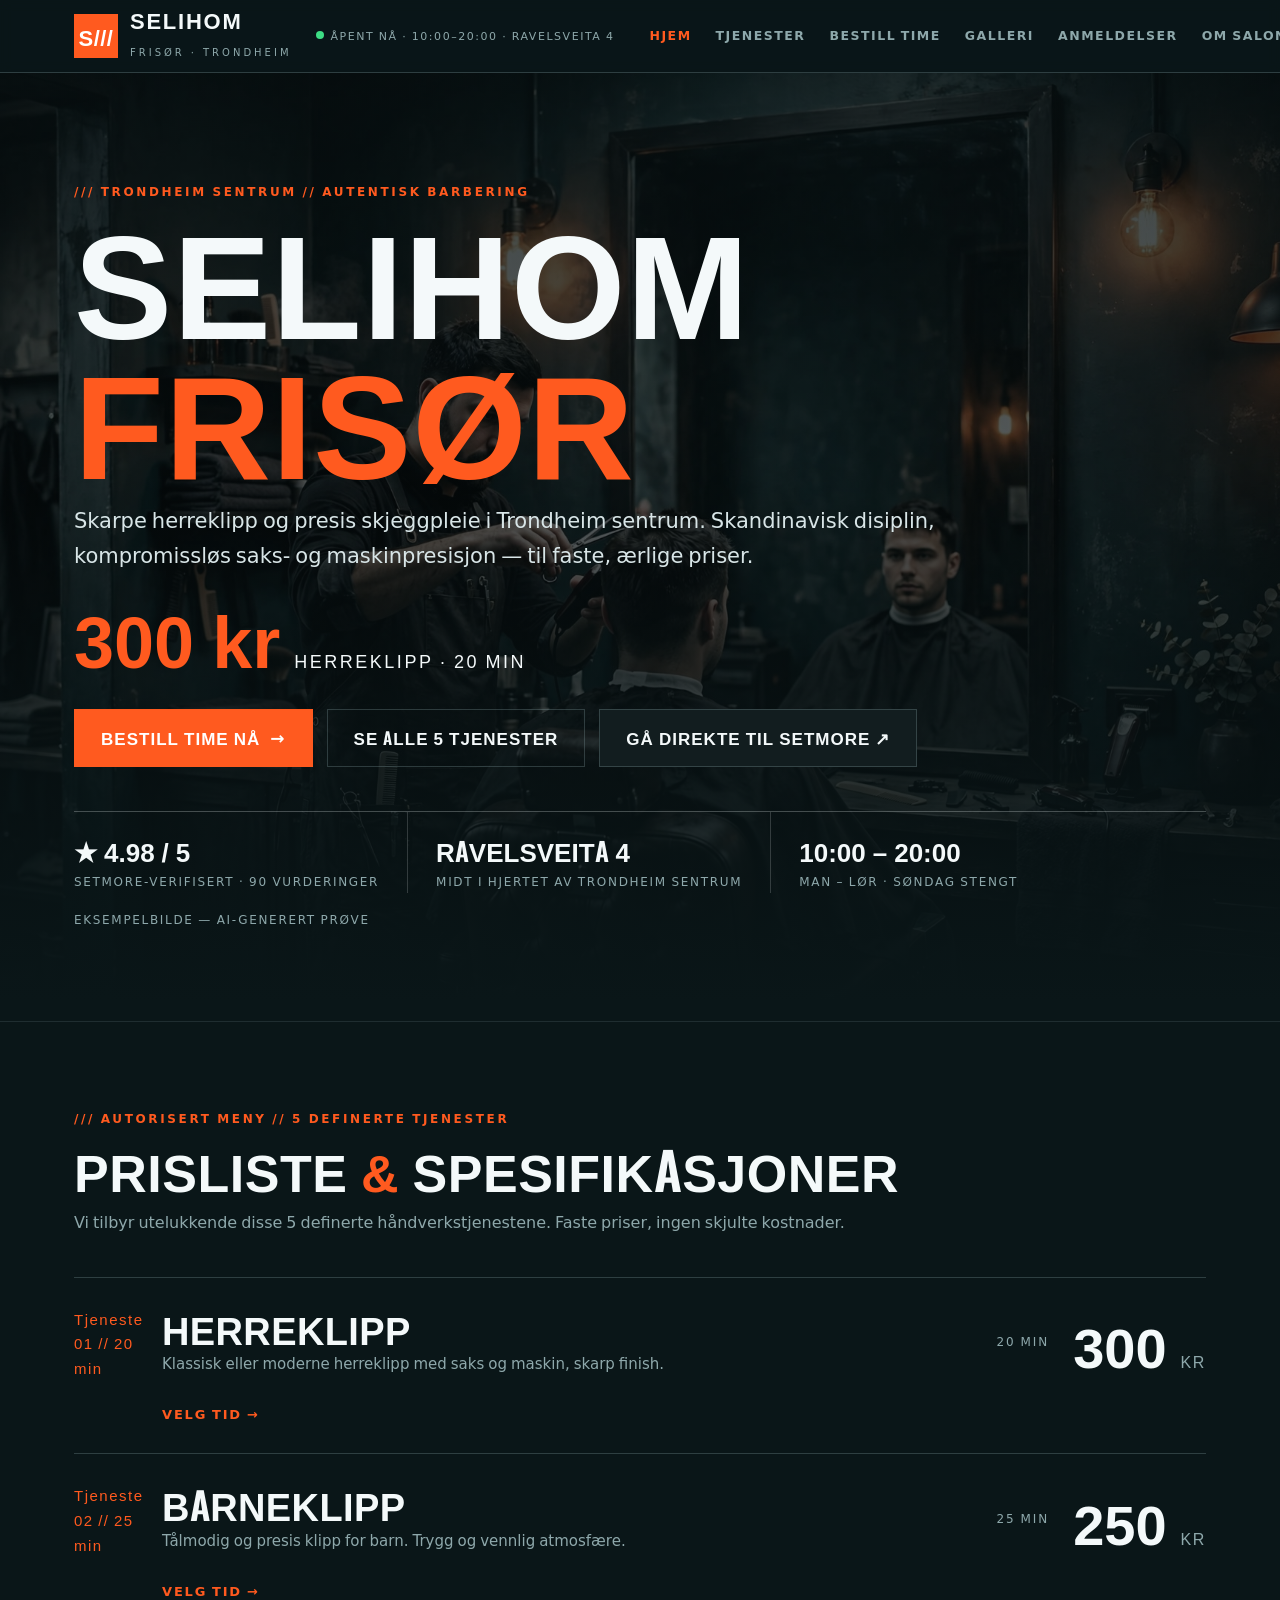
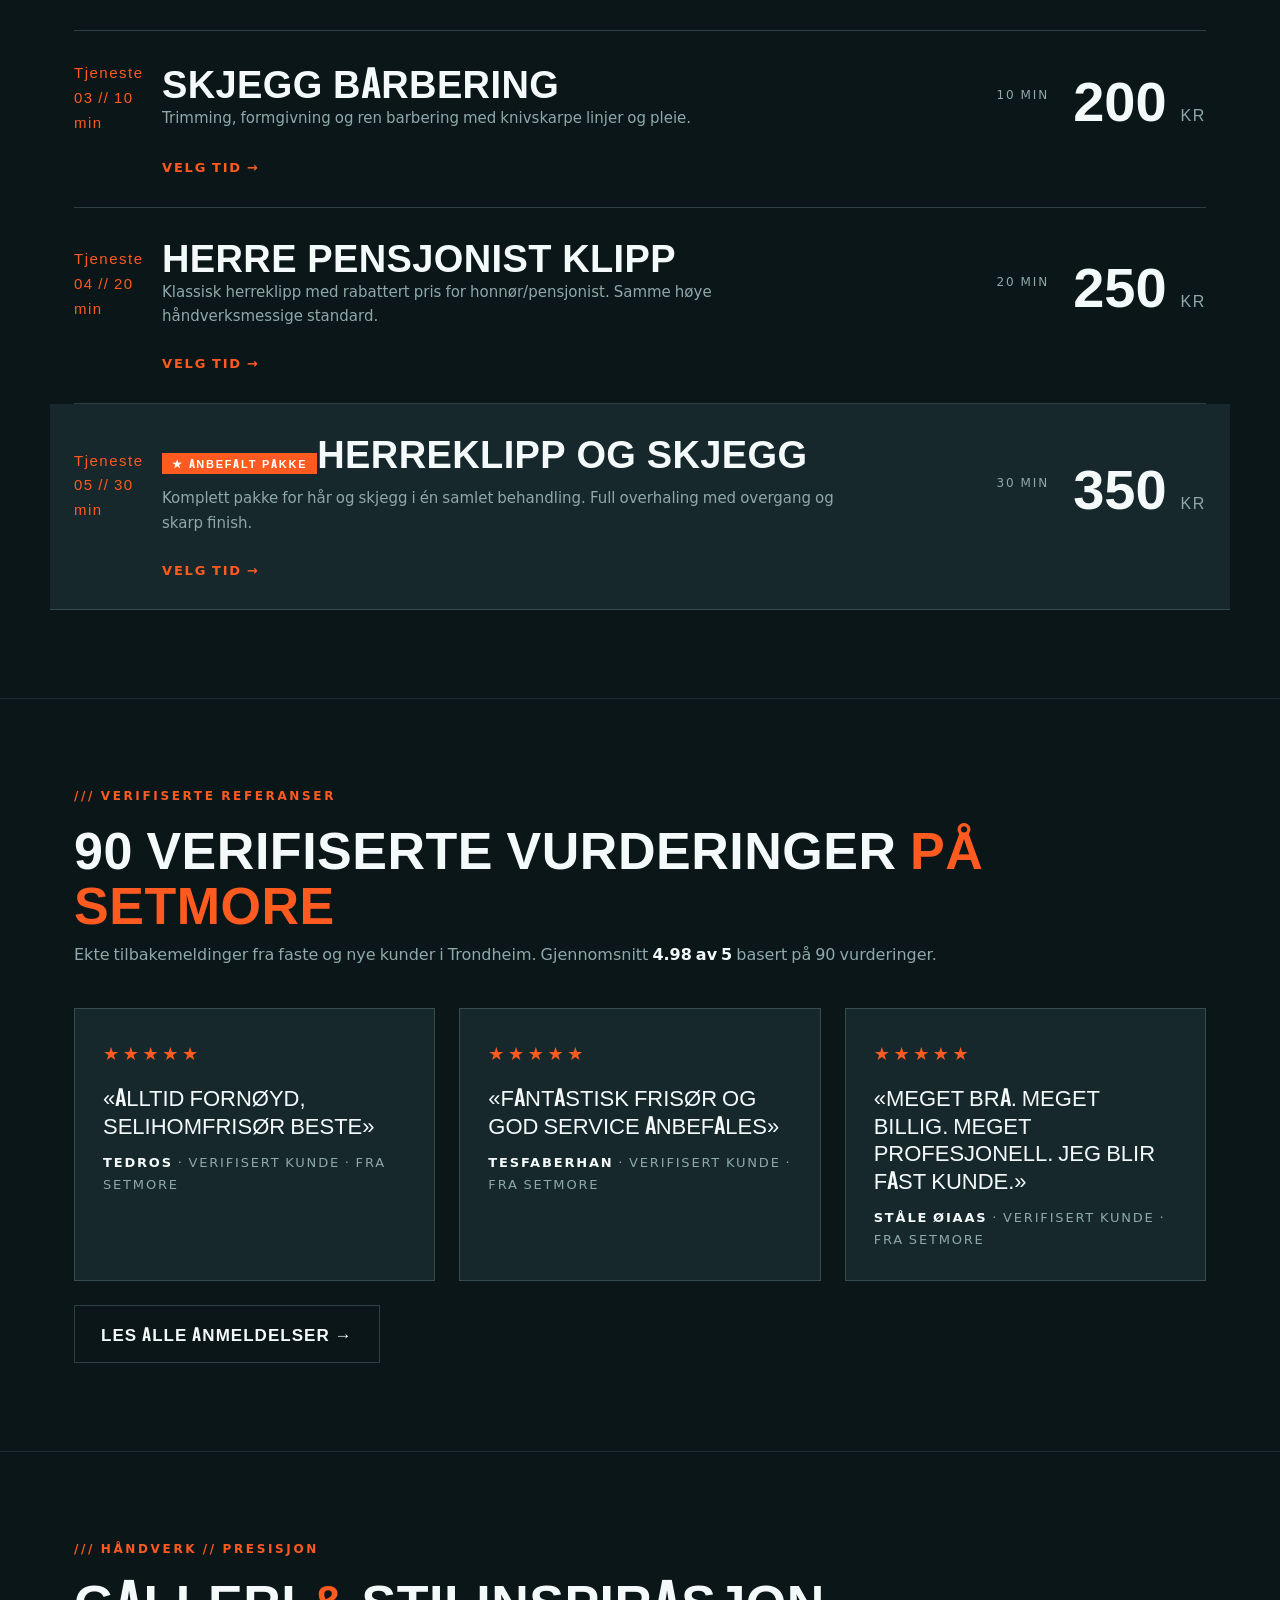
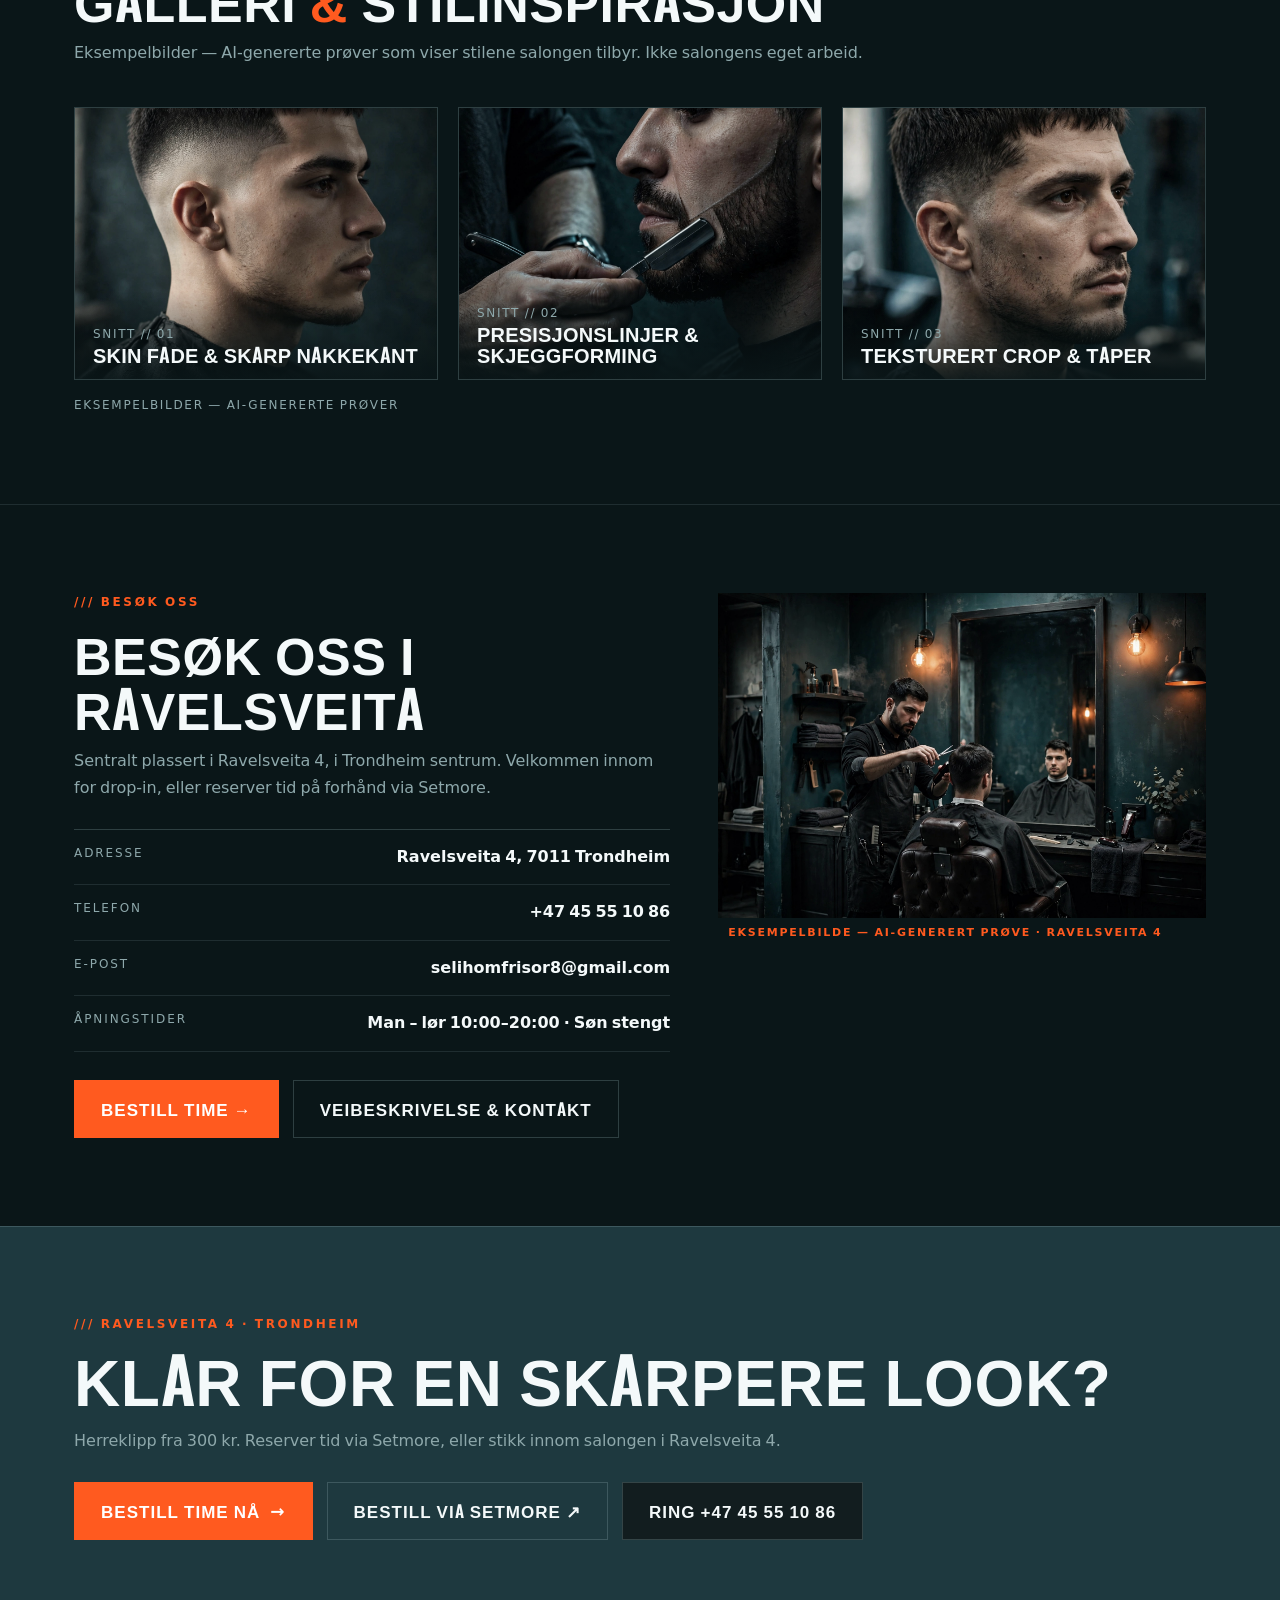
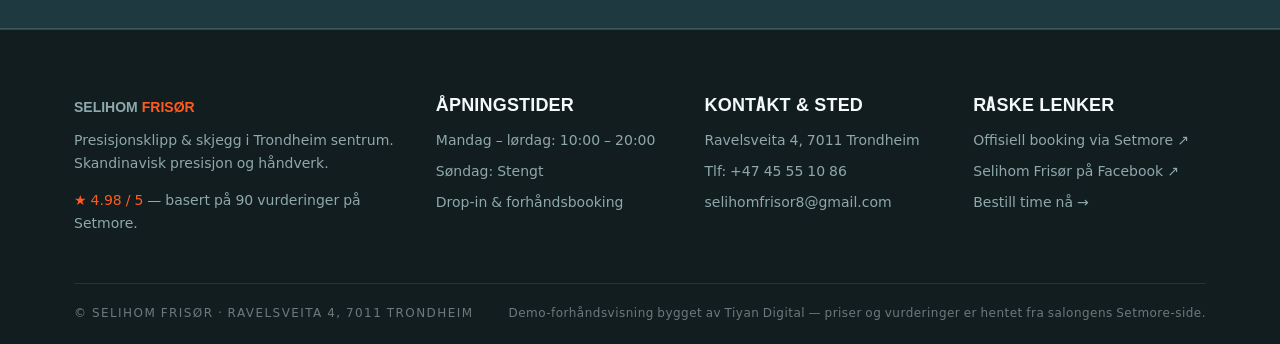
<file: index.html>
<!DOCTYPE html>
<html lang="nb">
<head>
<meta charset="utf-8">
<meta name="viewport" content="width=device-width, initial-scale=1">
<title>Selihom Frisør — Herreklipp & skjegg i Trondheim sentrum</title>
<meta name="description" content="Skarpe herreklipp og presis skjeggpleie i Trondheim sentrum. Herreklipp 300 kr. ★ 4.98/5 fra 90 Setmore-vurderinger. Ravelsveita 4, 7011 Trondheim.">
<meta property="og:title" content="Selihom Frisør — Herreklipp & skjegg i Trondheim sentrum">
<meta property="og:description" content="Skarpe herreklipp og presis skjeggpleie i Trondheim sentrum. Herreklipp 300 kr. ★ 4.98/5 fra 90 Setmore-vurderinger. Ravelsveita 4, 7011 Trondheim.">
<meta property="og:type" content="website">
<link rel="stylesheet" href="assets/css/main.css">

</head>
<body>
<a href="#main" style="position:absolute;left:-9999px">Hopp til innhold</a>
<header class="site-header">
  <div class="header-inner">
    <a class="brand" href="index.html" aria-label="Selihom Frisør — Hjem">
      <span class="brand-mark" aria-hidden="true">S///</span>
      <span><span class="brand-name">Selihom</span><br><span class="brand-sub">Frisør · Trondheim</span></span>
    </a>
    <p class="header-status" data-open-status><span class="dot" aria-hidden="true"></span><span data-open-label>Åpent i dag 10:00–20:00</span> · Ravelsveita 4</p>
    <button class="nav-toggle" type="button" aria-label="Åpne meny" aria-expanded="false">☰</button>
    <nav class="main-nav" aria-label="Hovedmeny"><ul><li><a href="index.html" class="active" aria-current="page">Hjem</a></li><li><a href="tjenester.html">Tjenester</a></li><li><a href="booking.html">Bestill time</a></li><li><a href="galleri.html">Galleri</a></li><li><a href="anmeldelser.html">Anmeldelser</a></li><li><a href="om.html">Om salongen</a></li><li><a href="frisorer.html">Frisører</a></li><li><a href="besok.html">Besøk oss</a></li><li><a href="faq.html">FAQ</a></li></ul></nav>
    <div class="header-cta">
      <a class="setmore-link" href="https://selihomfrisor.setmore.com/" target="_blank" rel="noopener">Setmore direkte ↗</a>
      <a class="btn" href="booking.html">Bestill time</a>
    </div>
  </div>
</header>
<main id="main">

<section class="hero">
  <div class="hero-media"><img src="assets/img/hero.jpg" alt="Frisør klipper en kunde i barbersalongen — eksempelbilde, AI-generert prøve" fetchpriority="high"></div>
  <div class="wrap hero-inner">
    <p class="eyebrow">Trondheim sentrum // Autentisk barbering</p>
    <h1>Selihom<br><span class="accent">Frisør</span></h1>
    <p class="hero-sub">Skarpe herreklipp og presis skjeggpleie i Trondheim sentrum. Skandinavisk disiplin, kompromissløs saks- og maskinpresisjon — til faste, ærlige priser.</p>
    <div class="hero-price"><span class="num">300 kr</span><span class="lbl">Herreklipp · 20 min</span></div>
    <div class="hero-actions">
      <a class="btn" href="booking.html">Bestill time nå <span class="arr">→</span></a>
      <a class="btn ghost" href="tjenester.html">Se alle 5 tjenester</a>
      <a class="btn dark" href="https://selihomfrisor.setmore.com/" target="_blank" rel="noopener">Gå direkte til Setmore ↗</a>
    </div>
    <div class="hero-meta">
      <div><p class="k">★ 4.98 / 5</p><p class="v">Setmore-verifisert · 90 vurderinger</p></div>
      <div><p class="k">Ravelsveita 4</p><p class="v">Midt i hjertet av Trondheim sentrum</p></div>
      <div><p class="k">10:00 – 20:00</p><p class="v">Man – lør · Søndag stengt</p></div>
    </div>
    <p style="margin-top:18px;font-size:12px;letter-spacing:.14em;text-transform:uppercase;color:var(--muted)">Eksempelbilde — AI-generert prøve</p>
  </div>
</section>

<section><div class="wrap">
  <div class="sec-head">
    <p class="eyebrow">Autorisert meny // 5 definerte tjenester</p>
    <h2>Prisliste <span class="accent">&amp;</span> spesifikasjoner</h2>
    <p class="lede">Vi tilbyr utelukkende disse 5 definerte håndverkstjenestene. Faste priser, ingen skjulte kostnader.</p>
  </div>
  <div class="price-list">
<article class="price-row">
  <span class="no">Tjeneste 01 // 20 min</span>
  <div><h3>Herreklipp</h3><p class="desc">Klassisk eller moderne herreklipp med saks og maskin, skarp finish.</p></div>
  <span class="dur">20 min</span>
  <p class="price">300 <small>KR</small></p>
  <a class="go" href="booking.html">Velg tid →</a>
</article>
<article class="price-row">
  <span class="no">Tjeneste 02 // 25 min</span>
  <div><h3>Barneklipp</h3><p class="desc">Tålmodig og presis klipp for barn. Trygg og vennlig atmosfære.</p></div>
  <span class="dur">25 min</span>
  <p class="price">250 <small>KR</small></p>
  <a class="go" href="booking.html">Velg tid →</a>
</article>
<article class="price-row">
  <span class="no">Tjeneste 03 // 10 min</span>
  <div><h3>Skjegg Barbering</h3><p class="desc">Trimming, formgivning og ren barbering med knivskarpe linjer og pleie.</p></div>
  <span class="dur">10 min</span>
  <p class="price">200 <small>KR</small></p>
  <a class="go" href="booking.html">Velg tid →</a>
</article>
<article class="price-row">
  <span class="no">Tjeneste 04 // 20 min</span>
  <div><h3>Herre Pensjonist Klipp</h3><p class="desc">Klassisk herreklipp med rabattert pris for honnør/pensjonist. Samme høye håndverksmessige standard.</p></div>
  <span class="dur">20 min</span>
  <p class="price">250 <small>KR</small></p>
  <a class="go" href="booking.html">Velg tid →</a>
</article>
<article class="price-row featured">
  <span class="no">Tjeneste 05 // 30 min</span>
  <div><h3><span class="tag">★ Anbefalt pakke</span>Herreklipp og skjegg</h3><p class="desc">Komplett pakke for hår og skjegg i én samlet behandling. Full overhaling med overgang og skarp finish.</p></div>
  <span class="dur">30 min</span>
  <p class="price">350 <small>KR</small></p>
  <a class="go" href="booking.html">Velg tid →</a>
</article>
  </div>
</div></section>

<section><div class="wrap">
  <div class="sec-head">
    <p class="eyebrow">Verifiserte referanser</p>
    <h2>90 verifiserte vurderinger <span class="accent">på Setmore</span></h2>
    <p class="lede">Ekte tilbakemeldinger fra faste og nye kunder i Trondheim. Gjennomsnitt <strong style="color:var(--ink)">4.98 av 5</strong> basert på 90 vurderinger.</p>
  </div>
  <div class="grid-3">
<article class="review-card">
  <p class="stars" aria-label="5 av 5 stjerner">★★★★★</p>
  <blockquote>«Alltid fornøyd, selihomfrisør beste»</blockquote>
  <p class="who"><b>Tedros</b> · Verifisert kunde · Fra Setmore</p>
</article>
<article class="review-card">
  <p class="stars" aria-label="5 av 5 stjerner">★★★★★</p>
  <blockquote>«Fantastisk frisør og god service anbefales»</blockquote>
  <p class="who"><b>Tesfaberhan</b> · Verifisert kunde · Fra Setmore</p>
</article>
<article class="review-card">
  <p class="stars" aria-label="5 av 5 stjerner">★★★★★</p>
  <blockquote>«Meget bra. Meget billig. Meget profesjonell. Jeg blir fast kunde.»</blockquote>
  <p class="who"><b>Ståle Øiaas</b> · Verifisert kunde · Fra Setmore</p>
</article>
  </div>
  <p style="margin-top:24px"><a class="btn ghost" href="anmeldelser.html">Les alle anmeldelser →</a></p>
</div></section>

<section><div class="wrap">
  <div class="sec-head">
    <p class="eyebrow">Håndverk // Presisjon</p>
    <h2>Galleri <span class="accent">&amp;</span> stilinspirasjon</h2>
    <p class="lede">Eksempelbilder — AI-genererte prøver som viser stilene salongen tilbyr. Ikke salongens eget arbeid.</p>
  </div>
  <div class="teaser-grid">
    <a class="teaser" href="galleri.html"><img src="assets/img/snitt-01-skinfade.jpg" alt="Skin fade og skarp nakkekant — eksempelbilde, AI-generert prøve" loading="lazy"><span class="cap"><p>Snitt // 01</p><h3>Skin fade &amp; skarp nakkekant</h3></span></a>
    <a class="teaser" href="galleri.html"><img src="assets/img/snitt-02-skjegg.jpg" alt="Presisjonslinjer og skjeggforming — eksempelbilde, AI-generert prøve" loading="lazy"><span class="cap"><p>Snitt // 02</p><h3>Presisjonslinjer &amp; skjeggforming</h3></span></a>
    <a class="teaser" href="galleri.html"><img src="assets/img/snitt-03-crop.jpg" alt="Teksturert crop og taper — eksempelbilde, AI-generert prøve" loading="lazy"><span class="cap"><p>Snitt // 03</p><h3>Teksturert crop &amp; taper</h3></span></a>
  </div>
  <p style="margin-top:16px;font-size:12px;letter-spacing:.14em;text-transform:uppercase;color:var(--muted)">Eksempelbilder — AI-genererte prøver</p>
</div></section>

<section><div class="wrap"><div class="split">
  <div>
    <p class="eyebrow">Besøk oss</p>
    <h2 style="font-size:clamp(30px,4.4vw,52px);margin:12px 0 14px">Besøk oss i <span class="accent">Ravelsveita</span></h2>
    <p class="lede">Sentralt plassert i Ravelsveita 4, i Trondheim sentrum. Velkommen innom for drop-in, eller reserver tid på forhånd via Setmore.</p>
    <div style="margin-top:28px;display:grid;gap:0;border-top:1px solid var(--line)">
      <div style="display:flex;justify-content:space-between;padding:14px 0;border-bottom:1px solid var(--line-soft)"><span style="color:var(--muted);font-size:12px;letter-spacing:.16em;text-transform:uppercase">Adresse</span><strong>Ravelsveita 4, 7011 Trondheim</strong></div>
      <div style="display:flex;justify-content:space-between;padding:14px 0;border-bottom:1px solid var(--line-soft)"><span style="color:var(--muted);font-size:12px;letter-spacing:.16em;text-transform:uppercase">Telefon</span><strong><a href="tel:+4745551086">+47 45 55 10 86</a></strong></div>
      <div style="display:flex;justify-content:space-between;padding:14px 0;border-bottom:1px solid var(--line-soft)"><span style="color:var(--muted);font-size:12px;letter-spacing:.16em;text-transform:uppercase">E-post</span><strong><a href="mailto:selihomfrisor8@gmail.com">selihomfrisor8@gmail.com</a></strong></div>
      <div style="display:flex;justify-content:space-between;padding:14px 0;border-bottom:1px solid var(--line-soft)"><span style="color:var(--muted);font-size:12px;letter-spacing:.16em;text-transform:uppercase">Åpningstider</span><strong>Man – lør 10:00–20:00 · Søn stengt</strong></div>
    </div>
    <div style="margin-top:28px;display:flex;gap:14px;flex-wrap:wrap">
      <a class="btn" href="booking.html">Bestill time →</a>
      <a class="btn ghost" href="besok.html">Veibeskrivelse &amp; kontakt</a>
    </div>
  </div>
  <div>
    <img src="assets/img/hero.jpg" alt="Innsiden av barbersalongen — eksempelbilde, AI-generert prøve" loading="lazy">
    <span class="img-label">Eksempelbilde — AI-generert prøve · Ravelsveita 4</span>
  </div>
</div></div></section>
<section class="cta-band"><div class="wrap">
  <p class="eyebrow">Ravelsveita 4 · Trondheim</p>
  <h2>Klar for en skarpere look?</h2>
  <p class="lede">Herreklipp fra 300 kr. Reserver tid via Setmore, eller stikk innom salongen i Ravelsveita 4.</p>
  <div class="actions">
    <a class="btn" href="booking.html">Bestill time nå <span class="arr">→</span></a>
    <a class="btn ghost" href="https://selihomfrisor.setmore.com/" target="_blank" rel="noopener">Bestill via Setmore ↗</a>
    <a class="btn dark" href="tel:+4745551086">Ring +47 45 55 10 86</a>
  </div>
</div></section>
</main>
<footer class="site-footer">
  <div class="wrap">
    <div class="foot-grid">
      <div>
        <p class="foot-brand">Selihom <span class="accent">Frisør</span></p>
        <p style="margin-top:12px">Presisjonsklipp &amp; skjegg i Trondheim sentrum. Skandinavisk presisjon og håndverk.</p>
        <p style="margin-top:14px"><span style="color:var(--accent)">★ 4.98 / 5</span> — basert på 90 vurderinger på Setmore.</p>
      </div>
      <div>
        <h3>Åpningstider</h3>
        <ul>
          <li>Mandag – lørdag: 10:00 – 20:00</li>
          <li>Søndag: Stengt</li>
          <li>Drop-in &amp; forhåndsbooking</li>
        </ul>
      </div>
      <div>
        <h3>Kontakt &amp; sted</h3>
        <ul>
          <li>Ravelsveita 4, 7011 Trondheim</li>
          <li><a href="tel:+4745551086">Tlf: +47 45 55 10 86</a></li>
          <li><a href="mailto:selihomfrisor8@gmail.com">selihomfrisor8@gmail.com</a></li>
        </ul>
      </div>
      <div>
        <h3>Raske lenker</h3>
        <ul>
          <li><a href="https://selihomfrisor.setmore.com/" target="_blank" rel="noopener">Offisiell booking via Setmore ↗</a></li>
          <li><a href="https://www.facebook.com/p/Selihom-Fris%C3%B8r-100063458654895" target="_blank" rel="noopener">Selihom Frisør på Facebook ↗</a></li>
          <li><a href="booking.html">Bestill time nå →</a></li>
        </ul>
      </div>
    </div>
    <div class="foot-bottom">
      <span>© Selihom Frisør · Ravelsveita 4, 7011 Trondheim</span>
      <span class="demo-note">Demo-forhåndsvisning bygget av Tiyan Digital — priser og vurderinger er hentet fra salongens Setmore-side.</span>
    </div>
  </div>
</footer>
<script src="assets/js/main.js"></script>
</body>
</html>
</file>
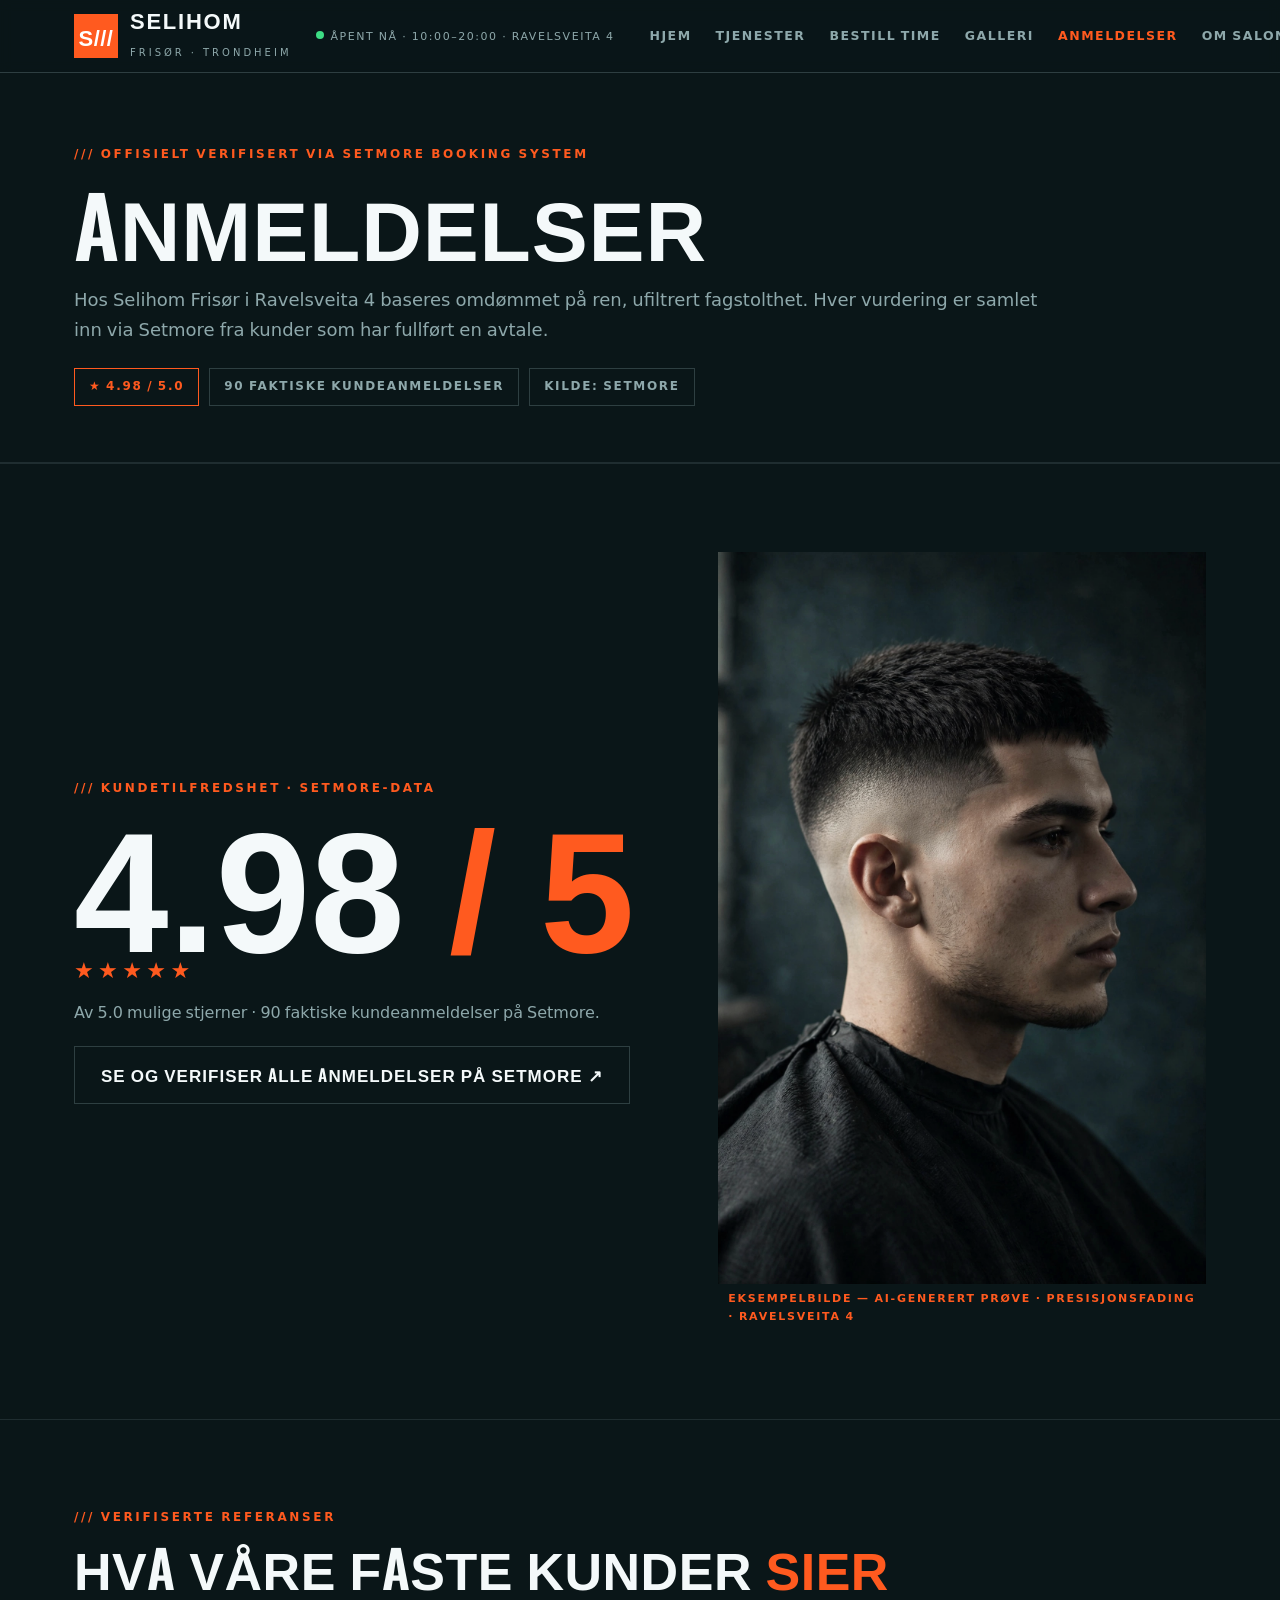
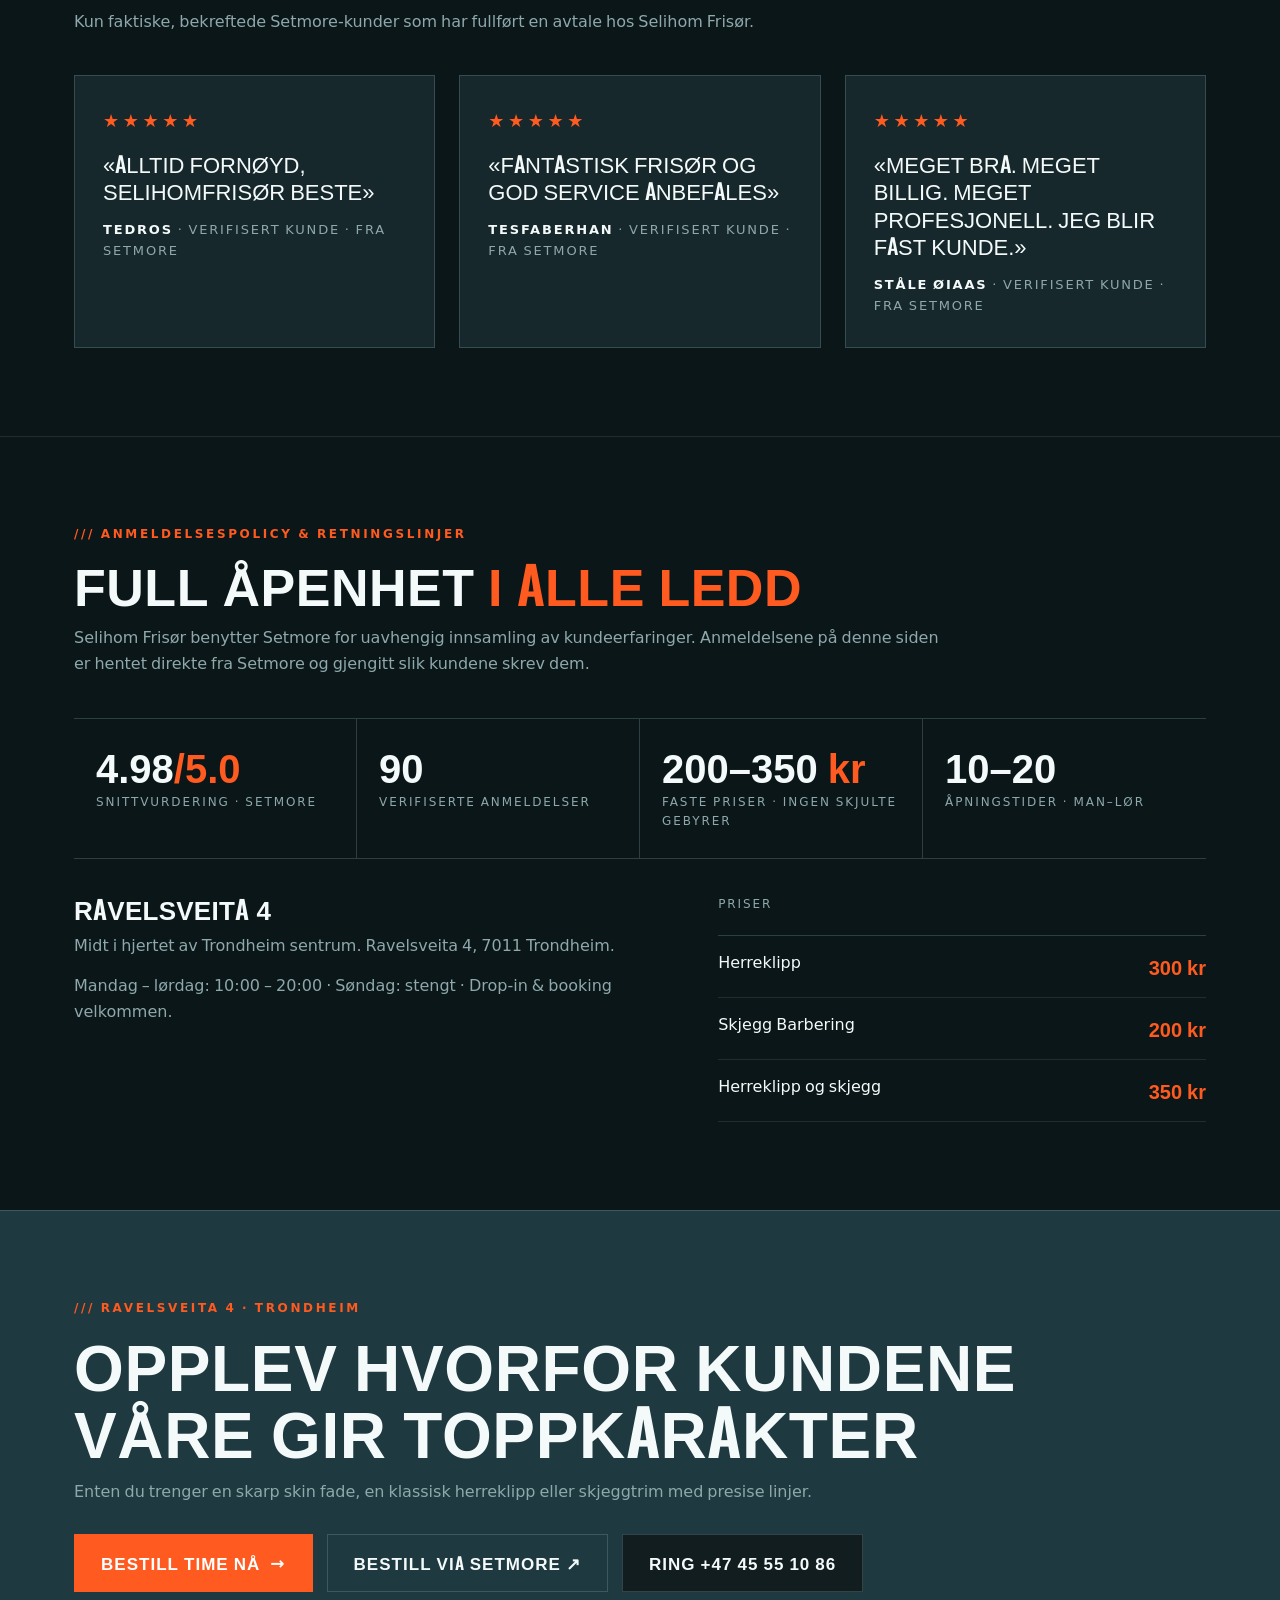
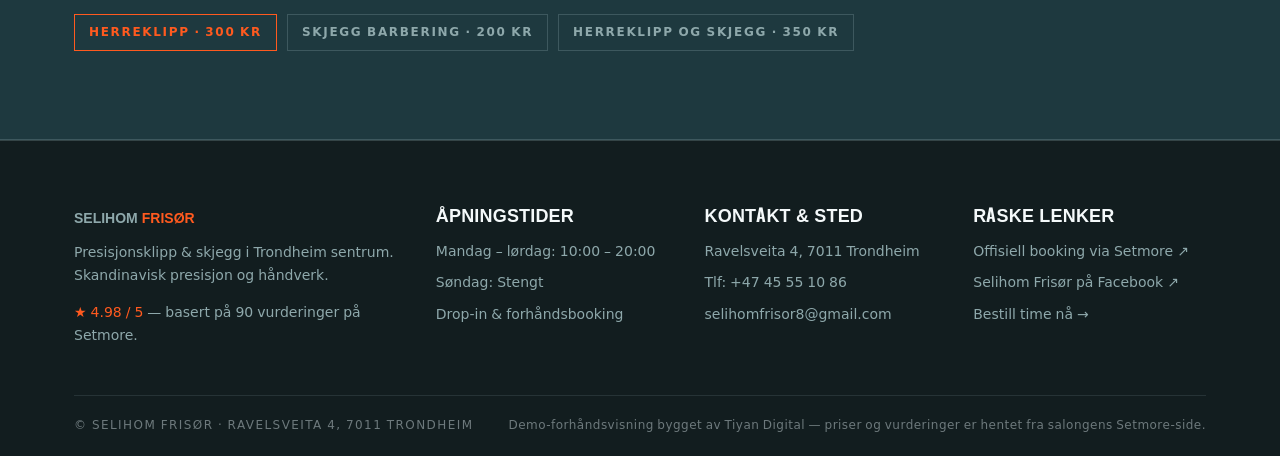
<file: anmeldelser.html>
<!DOCTYPE html>
<html lang="nb">
<head>
<meta charset="utf-8">
<meta name="viewport" content="width=device-width, initial-scale=1">
<title>Anmeldelser — Selihom Frisør, Trondheim</title>
<meta name="description" content="4.98 av 5 basert på 90 verifiserte Setmore-vurderinger. Les ekte tilbakemeldinger fra kunder hos Selihom Frisør.">
<meta property="og:title" content="Anmeldelser — Selihom Frisør, Trondheim">
<meta property="og:description" content="4.98 av 5 basert på 90 verifiserte Setmore-vurderinger. Les ekte tilbakemeldinger fra kunder hos Selihom Frisør.">
<meta property="og:type" content="website">
<link rel="stylesheet" href="assets/css/main.css">

</head>
<body>
<a href="#main" style="position:absolute;left:-9999px">Hopp til innhold</a>
<header class="site-header">
  <div class="header-inner">
    <a class="brand" href="index.html" aria-label="Selihom Frisør — Hjem">
      <span class="brand-mark" aria-hidden="true">S///</span>
      <span><span class="brand-name">Selihom</span><br><span class="brand-sub">Frisør · Trondheim</span></span>
    </a>
    <p class="header-status" data-open-status><span class="dot" aria-hidden="true"></span><span data-open-label>Åpent i dag 10:00–20:00</span> · Ravelsveita 4</p>
    <button class="nav-toggle" type="button" aria-label="Åpne meny" aria-expanded="false">☰</button>
    <nav class="main-nav" aria-label="Hovedmeny"><ul><li><a href="index.html">Hjem</a></li><li><a href="tjenester.html">Tjenester</a></li><li><a href="booking.html">Bestill time</a></li><li><a href="galleri.html">Galleri</a></li><li><a href="anmeldelser.html" class="active" aria-current="page">Anmeldelser</a></li><li><a href="om.html">Om salongen</a></li><li><a href="frisorer.html">Frisører</a></li><li><a href="besok.html">Besøk oss</a></li><li><a href="faq.html">FAQ</a></li></ul></nav>
    <div class="header-cta">
      <a class="setmore-link" href="https://selihomfrisor.setmore.com/" target="_blank" rel="noopener">Setmore direkte ↗</a>
      <a class="btn" href="booking.html">Bestill time</a>
    </div>
  </div>
</header>
<main id="main">

<section class="page-hero"><div class="wrap">
  <p class="eyebrow">Offisielt verifisert via Setmore booking system</p>
  <h1>Anmeldelser</h1>
  <p class="lede">Hos Selihom Frisør i Ravelsveita 4 baseres omdømmet på ren, ufiltrert fagstolthet. Hver vurdering er samlet inn via Setmore fra kunder som har fullført en avtale.</p>
  <div class="badges"><span class="badge hot">★ 4.98 / 5.0</span><span class="badge">90 faktiske kundeanmeldelser</span><span class="badge">Kilde: Setmore</span></div>
</div></section>

<section><div class="wrap"><div class="split" style="align-items:center">
  <div>
    <p class="eyebrow">Kundetilfredshet · Setmore-data</p>
    <p class="rating-big">4.98<span class="accent"> / 5</span></p>
    <p class="stars" style="color:var(--accent);letter-spacing:.2em;font-size:22px" aria-label="5 av 5 stjerner">★★★★★</p>
    <p style="margin-top:12px;color:var(--muted)">Av 5.0 mulige stjerner · 90 faktiske kundeanmeldelser på Setmore.</p>
    <p style="margin-top:20px"><a class="btn ghost" href="https://selihomfrisor.setmore.com/" target="_blank" rel="noopener">Se og verifiser alle anmeldelser på Setmore ↗</a></p>
  </div>
  <div>
    <img src="assets/img/snitt-01-skinfade.jpg" alt="Skin fade — eksempelbilde, AI-generert prøve" loading="lazy">
    <span class="img-label">Eksempelbilde — AI-generert prøve · Presisjonsfading · Ravelsveita 4</span>
  </div>
</div></div></section>

<section><div class="wrap">
  <div class="sec-head">
    <p class="eyebrow">Verifiserte referanser</p>
    <h2>Hva våre faste kunder <span class="accent">sier</span></h2>
    <p class="lede">Kun faktiske, bekreftede Setmore-kunder som har fullført en avtale hos Selihom Frisør.</p>
  </div>
  <div class="grid-3" style="grid-template-columns:repeat(3,1fr)">
<article class="review-card">
  <p class="stars" aria-label="5 av 5 stjerner">★★★★★</p>
  <blockquote>«Alltid fornøyd, selihomfrisør beste»</blockquote>
  <p class="who"><b>Tedros</b> · Verifisert kunde · Fra Setmore</p>
</article>
<article class="review-card">
  <p class="stars" aria-label="5 av 5 stjerner">★★★★★</p>
  <blockquote>«Fantastisk frisør og god service anbefales»</blockquote>
  <p class="who"><b>Tesfaberhan</b> · Verifisert kunde · Fra Setmore</p>
</article>
<article class="review-card">
  <p class="stars" aria-label="5 av 5 stjerner">★★★★★</p>
  <blockquote>«Meget bra. Meget billig. Meget profesjonell. Jeg blir fast kunde.»</blockquote>
  <p class="who"><b>Ståle Øiaas</b> · Verifisert kunde · Fra Setmore</p>
</article>
  </div>
</div></section>

<section><div class="wrap">
  <div class="sec-head">
    <p class="eyebrow">Anmeldelsespolicy &amp; retningslinjer</p>
    <h2>Full åpenhet <span class="accent">i alle ledd</span></h2>
    <p class="lede">Selihom Frisør benytter Setmore for uavhengig innsamling av kundeerfaringer. Anmeldelsene på denne siden er hentet direkte fra Setmore og gjengitt slik kundene skrev dem.</p>
  </div>
  <div class="stat-strip">
    <div><p class="n">4.98<span class="accent">/5.0</span></p><p class="l">Snittvurdering · Setmore</p></div>
    <div><p class="n">90</p><p class="l">Verifiserte anmeldelser</p></div>
    <div><p class="n">200–350 <span class="accent">kr</span></p><p class="l">Faste priser · ingen skjulte gebyrer</p></div>
    <div><p class="n">10–20</p><p class="l">Åpningstider · man–lør</p></div>
  </div>
  <div style="margin-top:36px" class="split">
    <div>
      <h3 style="font-size:26px;margin-bottom:10px">Ravelsveita 4</h3>
      <p class="lede">Midt i hjertet av Trondheim sentrum. Ravelsveita 4, 7011 Trondheim.</p>
      <p style="margin-top:14px;color:var(--muted)">Mandag – lørdag: 10:00 – 20:00 · Søndag: stengt · Drop-in &amp; booking velkommen.</p>
    </div>
    <div>
      <p style="font-size:12px;letter-spacing:.16em;text-transform:uppercase;color:var(--muted)">Priser</p>
      <div class="price-table">
        <div class="pt-row"><span>Herreklipp</span><span class="pr">300 kr</span></div>
        <div class="pt-row"><span>Skjegg Barbering</span><span class="pr">200 kr</span></div>
        <div class="pt-row"><span>Herreklipp og skjegg</span><span class="pr">350 kr</span></div>
      </div>
    </div>
  </div>
</div></section>
<section class="cta-band"><div class="wrap">
  <p class="eyebrow">Ravelsveita 4 · Trondheim</p>
  <h2>Opplev hvorfor kundene våre gir toppkarakter</h2>
  <p class="lede">Enten du trenger en skarp skin fade, en klassisk herreklipp eller skjeggtrim med presise linjer.</p>
  <div class="actions">
    <a class="btn" href="booking.html">Bestill time nå <span class="arr">→</span></a>
    <a class="btn ghost" href="https://selihomfrisor.setmore.com/" target="_blank" rel="noopener">Bestill via Setmore ↗</a>
    <a class="btn dark" href="tel:+4745551086">Ring +47 45 55 10 86</a>
  </div><p style="margin-top:22px;display:flex;gap:10px;flex-wrap:wrap"><span class="badge hot">Herreklipp · 300 kr</span><span class="badge">Skjegg Barbering · 200 kr</span><span class="badge">Herreklipp og skjegg · 350 kr</span></p>
</div></section>
</main>
<footer class="site-footer">
  <div class="wrap">
    <div class="foot-grid">
      <div>
        <p class="foot-brand">Selihom <span class="accent">Frisør</span></p>
        <p style="margin-top:12px">Presisjonsklipp &amp; skjegg i Trondheim sentrum. Skandinavisk presisjon og håndverk.</p>
        <p style="margin-top:14px"><span style="color:var(--accent)">★ 4.98 / 5</span> — basert på 90 vurderinger på Setmore.</p>
      </div>
      <div>
        <h3>Åpningstider</h3>
        <ul>
          <li>Mandag – lørdag: 10:00 – 20:00</li>
          <li>Søndag: Stengt</li>
          <li>Drop-in &amp; forhåndsbooking</li>
        </ul>
      </div>
      <div>
        <h3>Kontakt &amp; sted</h3>
        <ul>
          <li>Ravelsveita 4, 7011 Trondheim</li>
          <li><a href="tel:+4745551086">Tlf: +47 45 55 10 86</a></li>
          <li><a href="mailto:selihomfrisor8@gmail.com">selihomfrisor8@gmail.com</a></li>
        </ul>
      </div>
      <div>
        <h3>Raske lenker</h3>
        <ul>
          <li><a href="https://selihomfrisor.setmore.com/" target="_blank" rel="noopener">Offisiell booking via Setmore ↗</a></li>
          <li><a href="https://www.facebook.com/p/Selihom-Fris%C3%B8r-100063458654895" target="_blank" rel="noopener">Selihom Frisør på Facebook ↗</a></li>
          <li><a href="booking.html">Bestill time nå →</a></li>
        </ul>
      </div>
    </div>
    <div class="foot-bottom">
      <span>© Selihom Frisør · Ravelsveita 4, 7011 Trondheim</span>
      <span class="demo-note">Demo-forhåndsvisning bygget av Tiyan Digital — priser og vurderinger er hentet fra salongens Setmore-side.</span>
    </div>
  </div>
</footer>
<script src="assets/js/main.js"></script>
</body>
</html>
</file>
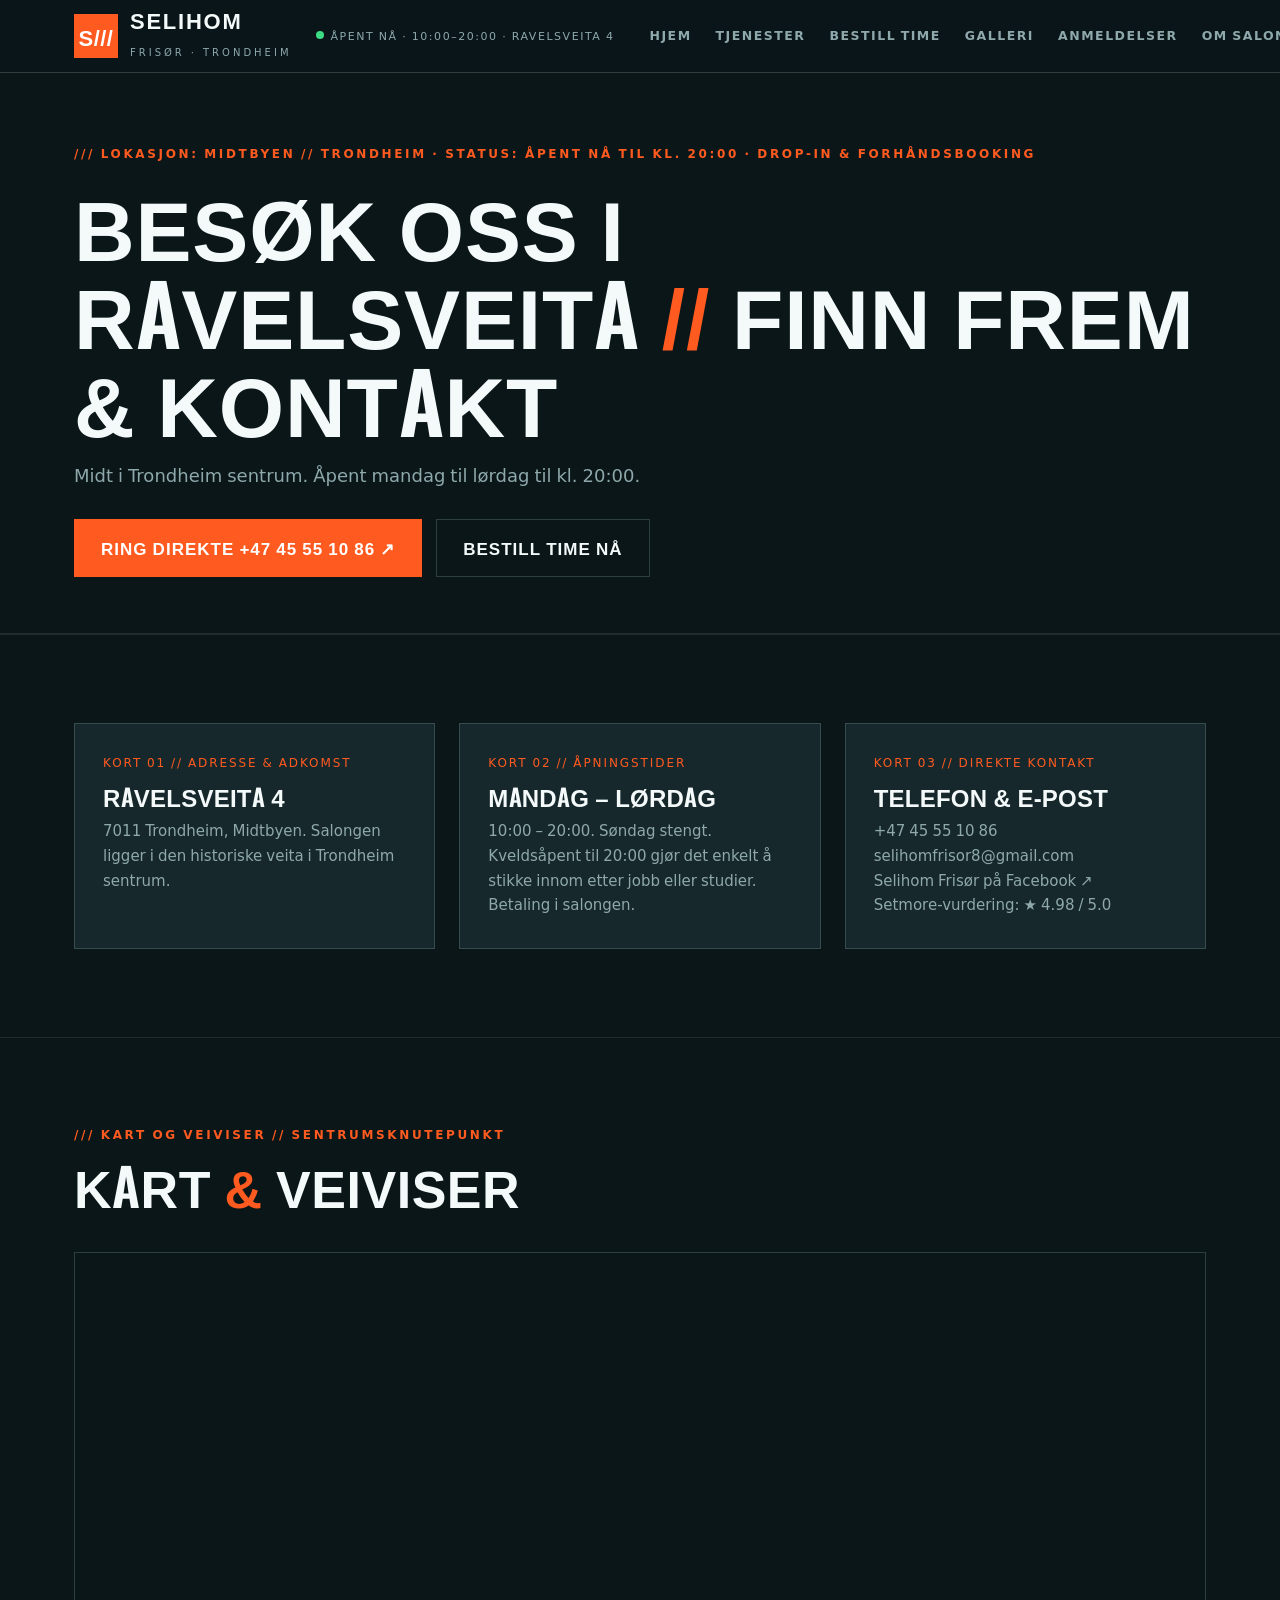
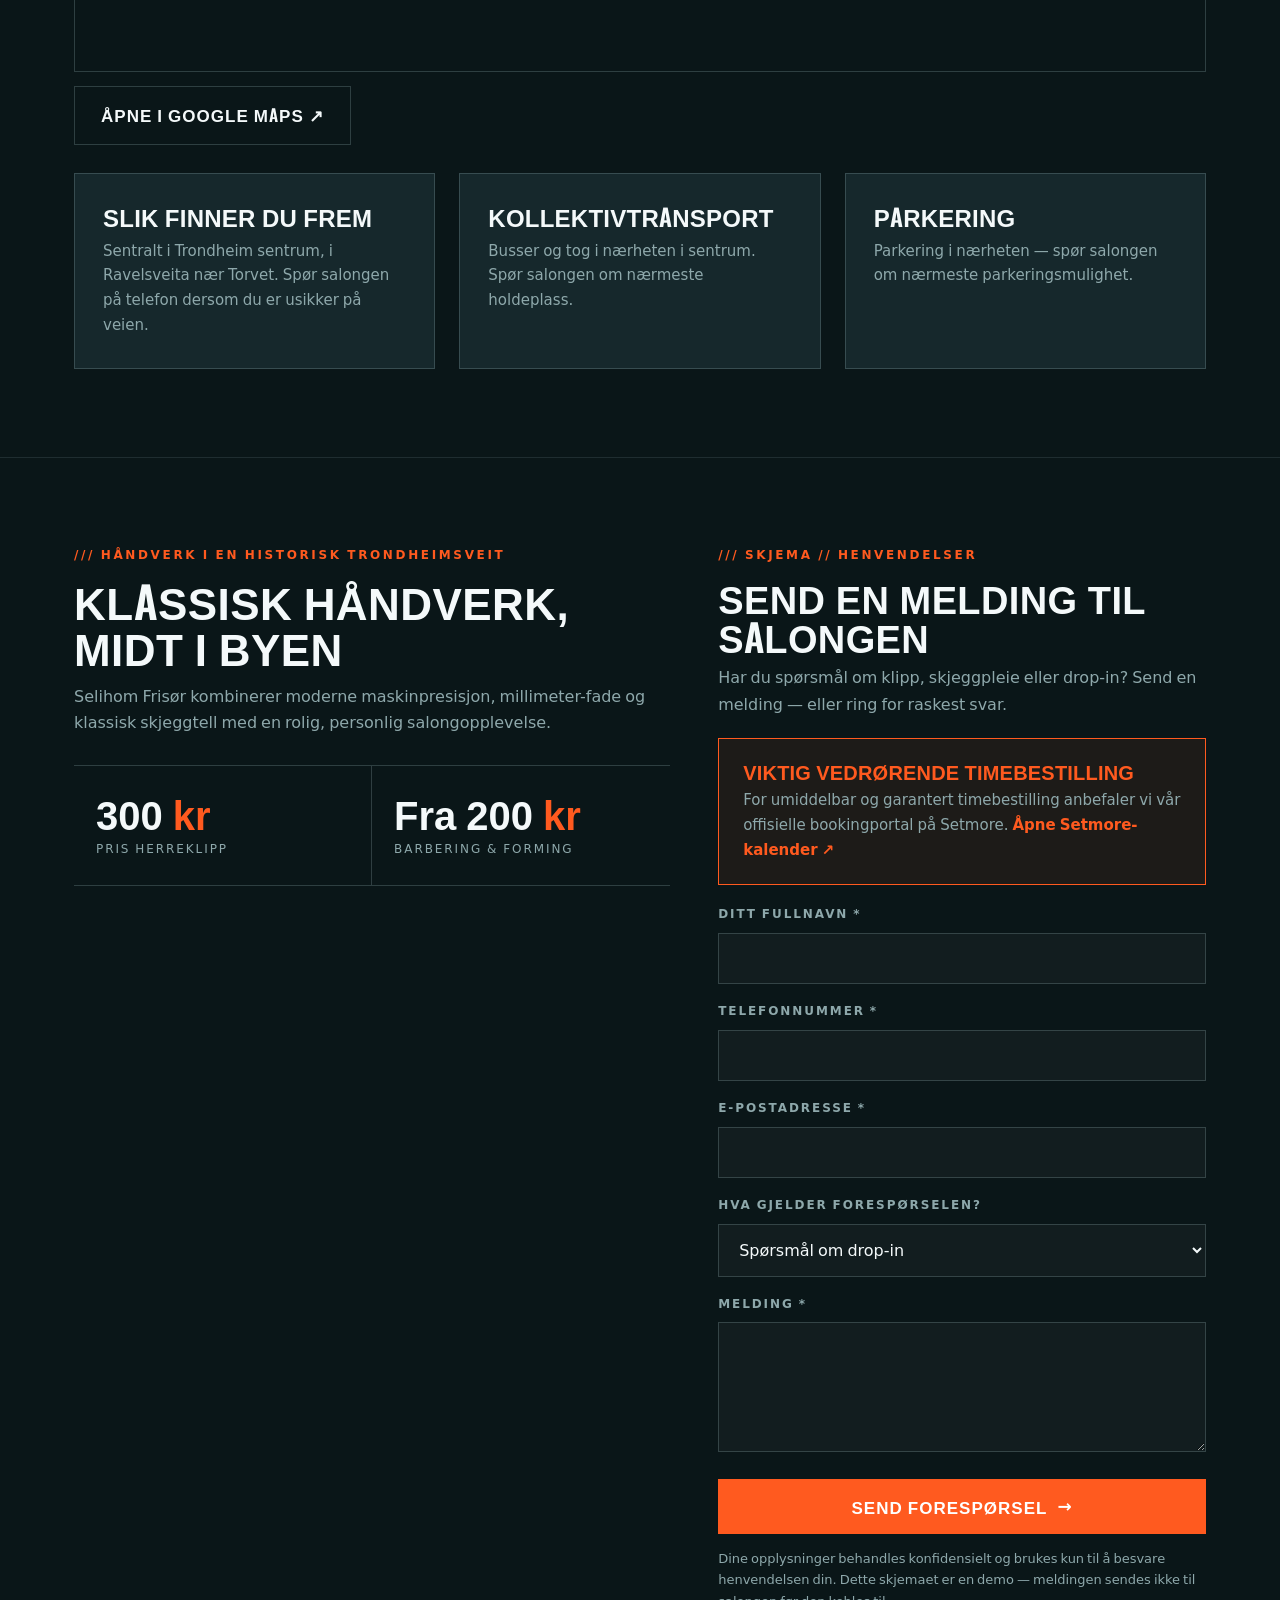
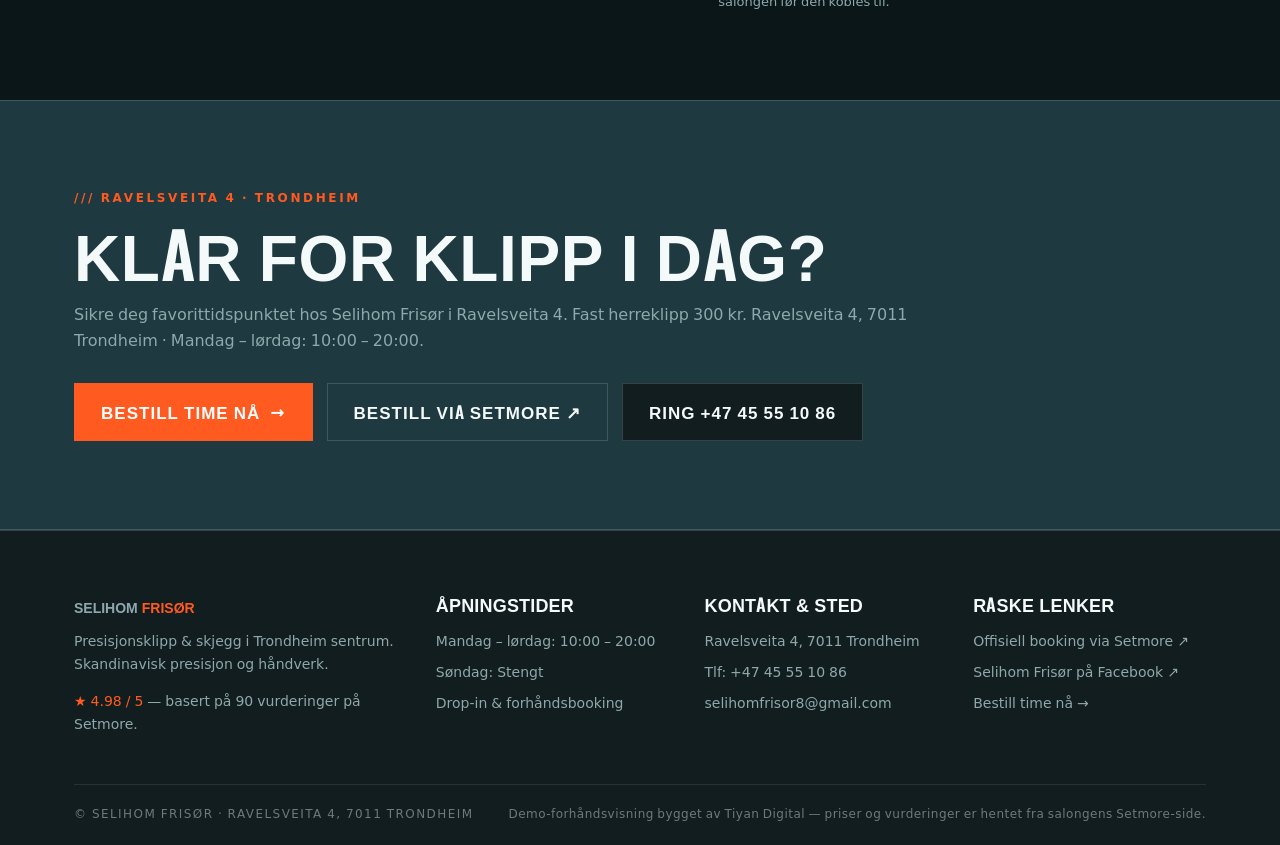
<file: besok.html>
<!DOCTYPE html>
<html lang="nb">
<head>
<meta charset="utf-8">
<meta name="viewport" content="width=device-width, initial-scale=1">
<title>Besøk oss — Selihom Frisør, Ravelsveita 4, Trondheim</title>
<meta name="description" content="Ravelsveita 4, 7011 Trondheim. Åpent mandag–lørdag 10:00–20:00. Telefon +47 45 55 10 86.">
<meta property="og:title" content="Besøk oss — Selihom Frisør, Ravelsveita 4, Trondheim">
<meta property="og:description" content="Ravelsveita 4, 7011 Trondheim. Åpent mandag–lørdag 10:00–20:00. Telefon +47 45 55 10 86.">
<meta property="og:type" content="website">
<link rel="stylesheet" href="assets/css/main.css">

</head>
<body>
<a href="#main" style="position:absolute;left:-9999px">Hopp til innhold</a>
<header class="site-header">
  <div class="header-inner">
    <a class="brand" href="index.html" aria-label="Selihom Frisør — Hjem">
      <span class="brand-mark" aria-hidden="true">S///</span>
      <span><span class="brand-name">Selihom</span><br><span class="brand-sub">Frisør · Trondheim</span></span>
    </a>
    <p class="header-status" data-open-status><span class="dot" aria-hidden="true"></span><span data-open-label>Åpent i dag 10:00–20:00</span> · Ravelsveita 4</p>
    <button class="nav-toggle" type="button" aria-label="Åpne meny" aria-expanded="false">☰</button>
    <nav class="main-nav" aria-label="Hovedmeny"><ul><li><a href="index.html">Hjem</a></li><li><a href="tjenester.html">Tjenester</a></li><li><a href="booking.html">Bestill time</a></li><li><a href="galleri.html">Galleri</a></li><li><a href="anmeldelser.html">Anmeldelser</a></li><li><a href="om.html">Om salongen</a></li><li><a href="frisorer.html">Frisører</a></li><li><a href="besok.html" class="active" aria-current="page">Besøk oss</a></li><li><a href="faq.html">FAQ</a></li></ul></nav>
    <div class="header-cta">
      <a class="setmore-link" href="https://selihomfrisor.setmore.com/" target="_blank" rel="noopener">Setmore direkte ↗</a>
      <a class="btn" href="booking.html">Bestill time</a>
    </div>
  </div>
</header>
<main id="main">

<section class="page-hero"><div class="wrap">
  <p class="eyebrow">Lokasjon: Midtbyen // Trondheim · Status: Åpent nå til kl. 20:00 · Drop-in &amp; forhåndsbooking</p>
  <h1>Besøk oss i Ravelsveita <span class="accent">//</span> finn frem &amp; kontakt</h1>
  <p class="lede">Midt i Trondheim sentrum. Åpent mandag til lørdag til kl. 20:00.</p>
  <div style="margin-top:28px;display:flex;gap:14px;flex-wrap:wrap">
    <a class="btn" href="tel:+4745551086">Ring direkte +47 45 55 10 86 ↗</a>
    <a class="btn ghost" href="booking.html">Bestill time nå</a>
  </div>
</div></section>

<section><div class="wrap">
  <div class="grid-3">
    <article class="card"><p style="font-size:12px;letter-spacing:.16em;text-transform:uppercase;color:var(--accent)">Kort 01 // Adresse &amp; adkomst</p><h3 style="margin-top:10px">Ravelsveita 4</h3><p>7011 Trondheim, Midtbyen. Salongen ligger i den historiske veita i Trondheim sentrum.</p></article>
    <article class="card"><p style="font-size:12px;letter-spacing:.16em;text-transform:uppercase;color:var(--accent)">Kort 02 // Åpningstider</p><h3 style="margin-top:10px">Mandag – lørdag</h3><p>10:00 – 20:00. Søndag stengt. Kveldsåpent til 20:00 gjør det enkelt å stikke innom etter jobb eller studier. Betaling i salongen.</p></article>
    <article class="card"><p style="font-size:12px;letter-spacing:.16em;text-transform:uppercase;color:var(--accent)">Kort 03 // Direkte kontakt</p><h3 style="margin-top:10px">Telefon &amp; e-post</h3><p><a href="tel:+4745551086">+47 45 55 10 86</a><br><a href="mailto:selihomfrisor8@gmail.com">selihomfrisor8@gmail.com</a><br><a href="https://www.facebook.com/p/Selihom-Frisør-100063458654895" target="_blank" rel="noopener">Selihom Frisør på Facebook ↗</a><br>Setmore-vurdering: ★ 4.98 / 5.0</p></article>
  </div>
</div></section>

<section><div class="wrap">
  <div class="sec-head">
    <p class="eyebrow">Kart og veiviser // Sentrumsknutepunkt</p>
    <h2>Kart <span class="accent">&amp;</span> veiviser</h2>
  </div>
  <div class="map-frame">
    <iframe title="Kart — Ravelsveita 4, 7011 Trondheim" src="https://www.google.com/maps?q=Ravelsveita+4%2C+7011+Trondheim&output=embed" loading="lazy" referrerpolicy="no-referrer-when-downgrade"></iframe>
  </div>
  <p style="margin-top:14px"><a class="btn ghost" href="https://www.google.com/maps/search/?api=1&query=Ravelsveita+4%2C+7011+Trondheim" target="_blank" rel="noopener">Åpne i Google Maps ↗</a></p>
  <div class="grid-3" style="margin-top:28px">
    <article class="card"><h3>Slik finner du frem</h3><p>Sentralt i Trondheim sentrum, i Ravelsveita nær Torvet. Spør salongen på telefon dersom du er usikker på veien.</p></article>
    <article class="card"><h3>Kollektivtransport</h3><p>Busser og tog i nærheten i sentrum. Spør salongen om nærmeste holdeplass.</p></article>
    <article class="card"><h3>Parkering</h3><p>Parkering i nærheten — spør salongen om nærmeste parkeringsmulighet.</p></article>
  </div>
</div></section>

<section><div class="wrap"><div class="split">
  <div>
    <p class="eyebrow">Håndverk i en historisk Trondheimsveit</p>
    <h2 style="font-size:clamp(28px,4vw,44px);margin:12px 0 14px">Klassisk håndverk, <span class="accent">midt i byen</span></h2>
    <p class="lede">Selihom Frisør kombinerer moderne maskinpresisjon, millimeter-fade og klassisk skjeggtell med en rolig, personlig salongopplevelse.</p>
    <div class="stat-strip" style="margin-top:28px;grid-template-columns:repeat(2,1fr)">
      <div><p class="n">300 <span class="accent">kr</span></p><p class="l">Pris herreklipp</p></div>
      <div><p class="n">Fra 200 <span class="accent">kr</span></p><p class="l">Barbering &amp; forming</p></div>
    </div>
  </div>
  <div>
    <p class="eyebrow">Skjema // Henvendelser</p>
    <h2 style="font-size:clamp(26px,3.6vw,38px);margin:12px 0 8px">Send en melding til salongen</h2>
    <p class="lede">Har du spørsmål om klipp, skjeggpleie eller drop-in? Send en melding — eller ring for raskest svar.</p>
    <div class="notice" style="margin:20px 0">
      <h3>Viktig vedrørende timebestilling</h3>
      <p>For umiddelbar og garantert timebestilling anbefaler vi vår offisielle bookingportal på Setmore. <a href="https://selihomfrisor.setmore.com/" target="_blank" rel="noopener" style="color:var(--accent);font-weight:600">Åpne Setmore-kalender ↗</a></p>
    </div>
    <form data-contact-form novalidate>
      <div class="field"><label for="ct-navn">Ditt fullnavn *</label><input id="ct-navn" name="navn" type="text" autocomplete="name" required></div>
      <div class="field"><label for="ct-tlf">Telefonnummer *</label><input id="ct-tlf" name="telefon" type="tel" autocomplete="tel" required></div>
      <div class="field"><label for="ct-epost">E-postadresse *</label><input id="ct-epost" name="epost" type="email" autocomplete="email" required></div>
      <div class="field"><label for="ct-emne">Hva gjelder forespørselen?</label>
        <select id="ct-emne" name="emne">
          <option>Spørsmål om drop-in</option>
          <option>Spesialklipp / skjeggdesign</option>
          <option>Endring eller spørsmål om bestilling</option>
          <option>Annen henvendelse / tilbakemelding</option>
        </select>
      </div>
      <div class="field"><label for="ct-melding">Melding *</label><textarea id="ct-melding" name="melding" required></textarea></div>
      <button type="submit" class="btn block">Send forespørsel <span class="arr">→</span></button>
      <p class="form-note">Dine opplysninger behandles konfidensielt og brukes kun til å besvare henvendelsen din. Dette skjemaet er en demo — meldingen sendes ikke til salongen før den kobles til.</p>
    </form>
    <div class="form-ok" data-contact-ok>
      <h3>✓ Takk for meldingen — demo</h3>
      <p>Dette er en demo-forespørsel. For raskest svar, ring salongen på <a href="tel:+4745551086" style="color:var(--accent)">+47 45 55 10 86</a>.</p>
    </div>
  </div>
</div></div></section>
<section class="cta-band"><div class="wrap">
  <p class="eyebrow">Ravelsveita 4 · Trondheim</p>
  <h2>Klar for klipp i dag?</h2>
  <p class="lede">Sikre deg favorittidspunktet hos Selihom Frisør i Ravelsveita 4. Fast herreklipp 300 kr. Ravelsveita 4, 7011 Trondheim · Mandag – lørdag: 10:00 – 20:00.</p>
  <div class="actions">
    <a class="btn" href="booking.html">Bestill time nå <span class="arr">→</span></a>
    <a class="btn ghost" href="https://selihomfrisor.setmore.com/" target="_blank" rel="noopener">Bestill via Setmore ↗</a>
    <a class="btn dark" href="tel:+4745551086">Ring +47 45 55 10 86</a>
  </div>
</div></section>
</main>
<footer class="site-footer">
  <div class="wrap">
    <div class="foot-grid">
      <div>
        <p class="foot-brand">Selihom <span class="accent">Frisør</span></p>
        <p style="margin-top:12px">Presisjonsklipp &amp; skjegg i Trondheim sentrum. Skandinavisk presisjon og håndverk.</p>
        <p style="margin-top:14px"><span style="color:var(--accent)">★ 4.98 / 5</span> — basert på 90 vurderinger på Setmore.</p>
      </div>
      <div>
        <h3>Åpningstider</h3>
        <ul>
          <li>Mandag – lørdag: 10:00 – 20:00</li>
          <li>Søndag: Stengt</li>
          <li>Drop-in &amp; forhåndsbooking</li>
        </ul>
      </div>
      <div>
        <h3>Kontakt &amp; sted</h3>
        <ul>
          <li>Ravelsveita 4, 7011 Trondheim</li>
          <li><a href="tel:+4745551086">Tlf: +47 45 55 10 86</a></li>
          <li><a href="mailto:selihomfrisor8@gmail.com">selihomfrisor8@gmail.com</a></li>
        </ul>
      </div>
      <div>
        <h3>Raske lenker</h3>
        <ul>
          <li><a href="https://selihomfrisor.setmore.com/" target="_blank" rel="noopener">Offisiell booking via Setmore ↗</a></li>
          <li><a href="https://www.facebook.com/p/Selihom-Fris%C3%B8r-100063458654895" target="_blank" rel="noopener">Selihom Frisør på Facebook ↗</a></li>
          <li><a href="booking.html">Bestill time nå →</a></li>
        </ul>
      </div>
    </div>
    <div class="foot-bottom">
      <span>© Selihom Frisør · Ravelsveita 4, 7011 Trondheim</span>
      <span class="demo-note">Demo-forhåndsvisning bygget av Tiyan Digital — priser og vurderinger er hentet fra salongens Setmore-side.</span>
    </div>
  </div>
</footer>
<script src="assets/js/main.js"></script>
</body>
</html>
</file>
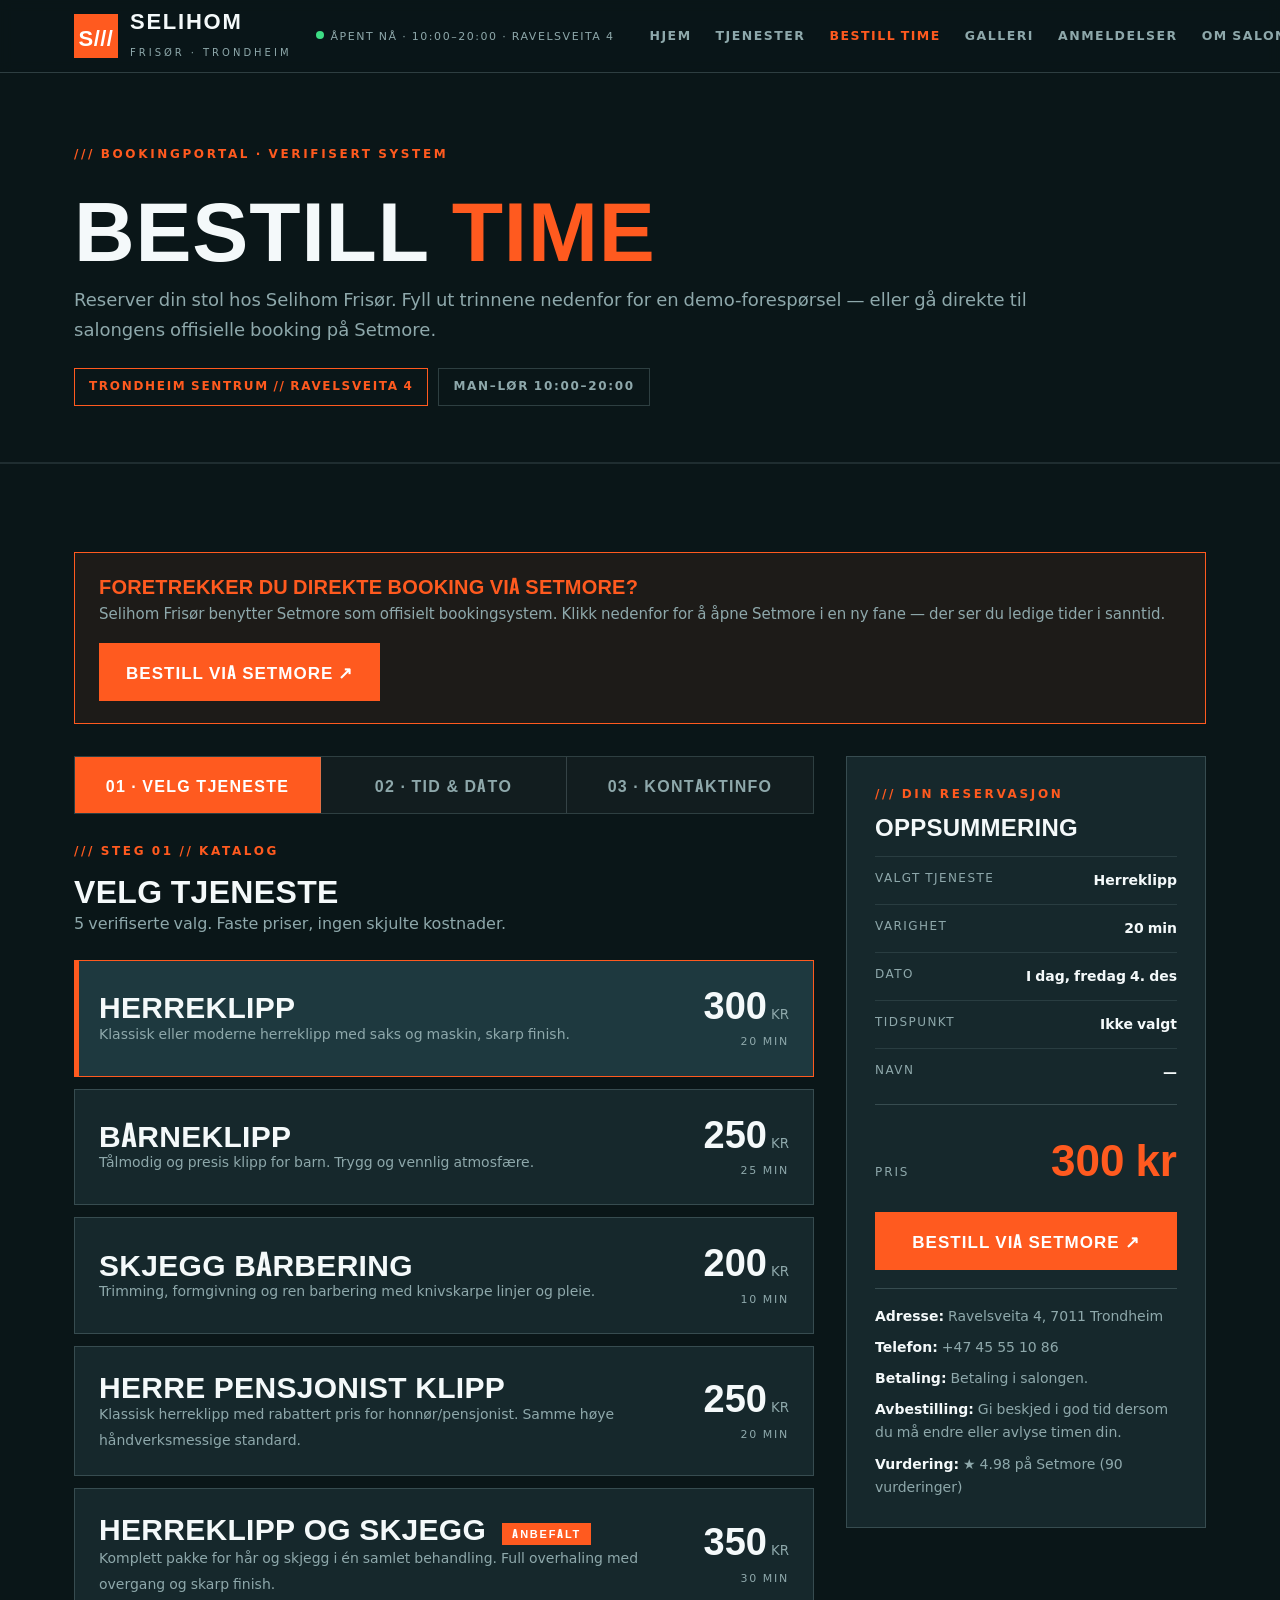
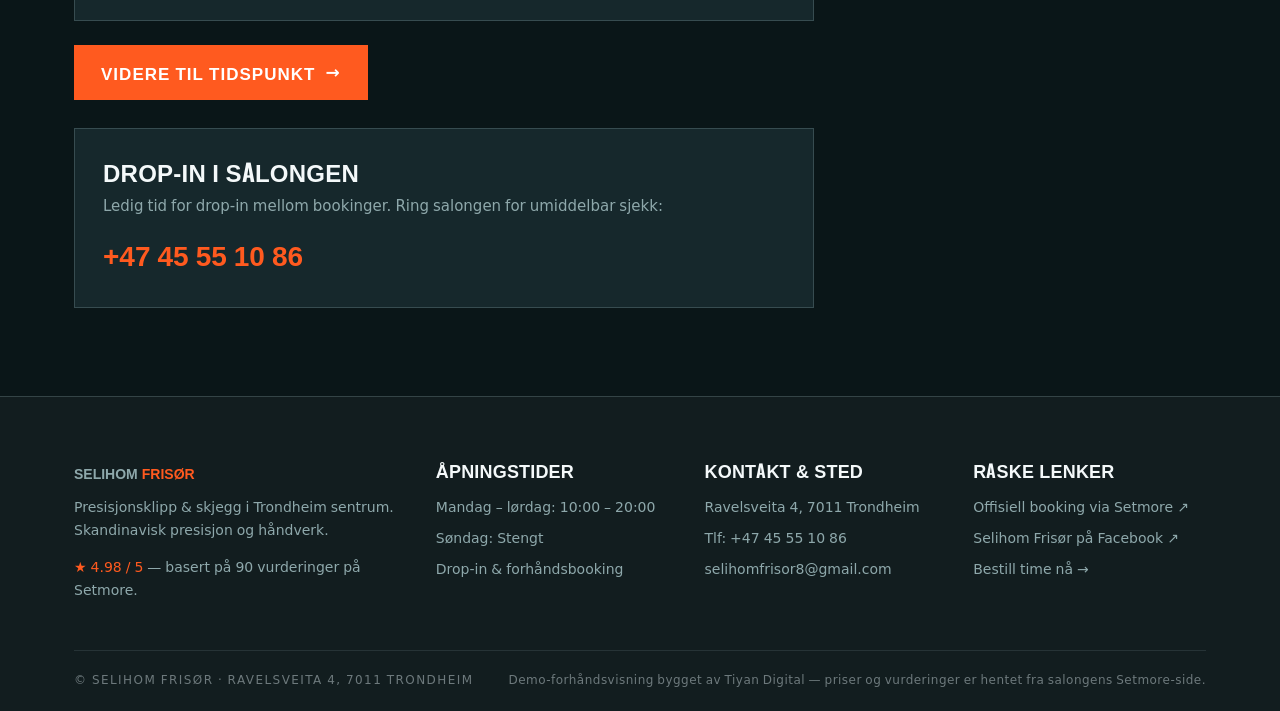
<file: booking.html>
<!DOCTYPE html>
<html lang="nb">
<head>
<meta charset="utf-8">
<meta name="viewport" content="width=device-width, initial-scale=1">
<title>Bestill time — Selihom Frisør, Trondheim</title>
<meta name="description" content="Bestill time hos Selihom Frisør i Ravelsveita 4. Velg tjeneste, dato og klokkeslett — eller bestill direkte via Setmore.">
<meta property="og:title" content="Bestill time — Selihom Frisør, Trondheim">
<meta property="og:description" content="Bestill time hos Selihom Frisør i Ravelsveita 4. Velg tjeneste, dato og klokkeslett — eller bestill direkte via Setmore.">
<meta property="og:type" content="website">
<link rel="stylesheet" href="assets/css/main.css">

</head>
<body>
<a href="#main" style="position:absolute;left:-9999px">Hopp til innhold</a>
<header class="site-header">
  <div class="header-inner">
    <a class="brand" href="index.html" aria-label="Selihom Frisør — Hjem">
      <span class="brand-mark" aria-hidden="true">S///</span>
      <span><span class="brand-name">Selihom</span><br><span class="brand-sub">Frisør · Trondheim</span></span>
    </a>
    <p class="header-status" data-open-status><span class="dot" aria-hidden="true"></span><span data-open-label>Åpent i dag 10:00–20:00</span> · Ravelsveita 4</p>
    <button class="nav-toggle" type="button" aria-label="Åpne meny" aria-expanded="false">☰</button>
    <nav class="main-nav" aria-label="Hovedmeny"><ul><li><a href="index.html">Hjem</a></li><li><a href="tjenester.html">Tjenester</a></li><li><a href="booking.html" class="active" aria-current="page">Bestill time</a></li><li><a href="galleri.html">Galleri</a></li><li><a href="anmeldelser.html">Anmeldelser</a></li><li><a href="om.html">Om salongen</a></li><li><a href="frisorer.html">Frisører</a></li><li><a href="besok.html">Besøk oss</a></li><li><a href="faq.html">FAQ</a></li></ul></nav>
    <div class="header-cta">
      <a class="setmore-link" href="https://selihomfrisor.setmore.com/" target="_blank" rel="noopener">Setmore direkte ↗</a>
      <a class="btn" href="booking.html">Bestill time</a>
    </div>
  </div>
</header>
<main id="main">

<section class="page-hero"><div class="wrap">
  <p class="eyebrow">Bookingportal · Verifisert system</p>
  <h1>Bestill <span class="accent">time</span></h1>
  <p class="lede">Reserver din stol hos Selihom Frisør. Fyll ut trinnene nedenfor for en demo-forespørsel — eller gå direkte til salongens offisielle booking på Setmore.</p>
  <div class="badges"><span class="badge hot">Trondheim sentrum // Ravelsveita 4</span><span class="badge">Man–lør 10:00–20:00</span></div>
</div></section>

<section data-booking><div class="wrap">
  <div class="notice" style="margin-bottom:32px">
    <h3>Foretrekker du direkte booking via Setmore?</h3>
    <p>Selihom Frisør benytter Setmore som offisielt bookingsystem. Klikk nedenfor for å åpne Setmore i en ny fane — der ser du ledige tider i sanntid.</p>
    <p style="margin-top:16px"><a class="btn" href="https://selihomfrisor.setmore.com/" target="_blank" rel="noopener">Bestill via Setmore ↗</a></p>
  </div>

  <div class="booking-layout">
    <div>
      <div class="step-tabs" role="tablist" aria-label="Bestillingstrinn">
        <button type="button" class="step-tab active" data-step="1">01 · Velg tjeneste</button>
        <button type="button" class="step-tab" data-step="2">02 · Tid &amp; dato</button>
        <button type="button" class="step-tab" data-step="3">03 · Kontaktinfo</button>
      </div>

      <div class="step-panel active" data-step="1">
        <p class="eyebrow">Steg 01 // Katalog</p>
        <h2 style="font-size:32px;margin:10px 0 6px">Velg tjeneste</h2>
        <p class="lede" style="margin-bottom:22px">5 verifiserte valg. Faste priser, ingen skjulte kostnader.</p>
<label class="service-opt selected" data-service="herreklipp">
  <input type="radio" name="tjeneste" value="herreklipp" checked>
  <span class="row"><span><h3>Herreklipp</h3><span class="desc">Klassisk eller moderne herreklipp med saks og maskin, skarp finish.</span></span>
  <span class="p"><span class="num">300</span> <small style="color:var(--muted)">KR</small><br><span class="dur">20 min</span></span></span>
</label>
<label class="service-opt" data-service="barneklipp">
  <input type="radio" name="tjeneste" value="barneklipp">
  <span class="row"><span><h3>Barneklipp</h3><span class="desc">Tålmodig og presis klipp for barn. Trygg og vennlig atmosfære.</span></span>
  <span class="p"><span class="num">250</span> <small style="color:var(--muted)">KR</small><br><span class="dur">25 min</span></span></span>
</label>
<label class="service-opt" data-service="skjegg-barbering">
  <input type="radio" name="tjeneste" value="skjegg-barbering">
  <span class="row"><span><h3>Skjegg Barbering</h3><span class="desc">Trimming, formgivning og ren barbering med knivskarpe linjer og pleie.</span></span>
  <span class="p"><span class="num">200</span> <small style="color:var(--muted)">KR</small><br><span class="dur">10 min</span></span></span>
</label>
<label class="service-opt" data-service="pensjonist">
  <input type="radio" name="tjeneste" value="pensjonist">
  <span class="row"><span><h3>Herre Pensjonist Klipp</h3><span class="desc">Klassisk herreklipp med rabattert pris for honnør/pensjonist. Samme høye håndverksmessige standard.</span></span>
  <span class="p"><span class="num">250</span> <small style="color:var(--muted)">KR</small><br><span class="dur">20 min</span></span></span>
</label>
<label class="service-opt" data-service="klipp-og-skjegg">
  <input type="radio" name="tjeneste" value="klipp-og-skjegg">
  <span class="row"><span><h3>Herreklipp og skjegg <span class="tag" style="margin:0 0 0 8px;vertical-align:2px">Anbefalt</span></h3><span class="desc">Komplett pakke for hår og skjegg i én samlet behandling. Full overhaling med overgang og skarp finish.</span></span>
  <span class="p"><span class="num">350</span> <small style="color:var(--muted)">KR</small><br><span class="dur">30 min</span></span></span>
</label>
        <div class="step-actions">
          <button type="button" class="btn" data-goto-step="2">Videre til tidspunkt <span class="arr">→</span></button>
        </div>
      </div>

      <div class="step-panel" data-step="2">
        <p class="eyebrow">Steg 02 // Tid &amp; dato</p>
        <h2 style="font-size:32px;margin:10px 0 6px">Velg dag og klokkeslett</h2>
        <p class="lede" style="margin-bottom:8px">Salongen er åpen mandag–lørdag 10:00–20:00. Søndag stengt. Tidene under er et demo-utvalg — bekreft timen din via Setmore.</p>
        <div class="date-row" data-date-row role="group" aria-label="Velg dag"></div>
        <div class="slot-grid" data-slot-grid role="group" aria-label="Velg klokkeslett"></div>
        <div class="step-actions">
          <button type="button" class="btn ghost" data-goto-step="1">← Tilbake</button>
          <button type="button" class="btn" data-goto-step="3">Videre til kontaktinfo <span class="arr">→</span></button>
        </div>
      </div>

      <div class="step-panel" data-step="3">
        <div data-booking-form-wrap>
          <p class="eyebrow">Steg 03 // Kontaktinfo</p>
          <h2 style="font-size:32px;margin:10px 0 6px">Dine opplysninger</h2>
          <p class="lede" style="margin-bottom:22px">Demo-forespørsel — dette er ikke en bekreftet booking. For en garantert time, bruk Setmore.</p>
          <form data-booking-form novalidate>
            <div class="field"><label for="bk-navn">Fullt navn *</label><input id="bk-navn" name="navn" type="text" autocomplete="name" required></div>
            <div class="field"><label for="bk-tlf">Telefonnummer *</label><input id="bk-tlf" name="telefon" type="tel" autocomplete="tel" required></div>
            <div class="field"><label for="bk-epost">E-postadresse *</label><input id="bk-epost" name="epost" type="email" autocomplete="email" required></div>
            <div class="step-actions">
              <button type="button" class="btn ghost" data-goto-step="2">← Tilbake</button>
              <button type="submit" class="btn">Send demo-forespørsel <span class="arr">→</span></button>
            </div>
            <p class="form-note">Opplysningene dine brukes kun til denne demo-forespørselen og lagres ikke.</p>
          </form>
        </div>
        <div class="confirm-box" data-confirm style="display:none">
          <h3>✓ Forespørsel mottatt — demo</h3>
          <p><strong style="color:var(--ink)" data-confirm-service>Herreklipp</strong> · <span data-confirm-when></span> · <span data-confirm-name></span></p>
          <p>Pris: <strong style="color:var(--ink)" data-confirm-price>300 kr</strong> — betaling i salongen.</p>
          <p>Dette er en <strong style="color:var(--ink)">demo-forespørsel, ikke en bekreftet booking</strong>. For å sikre timen din, fullfør bestillingen i salongens offisielle kalender:</p>
          <p style="margin-top:16px"><a class="btn" href="https://selihomfrisor.setmore.com/" target="_blank" rel="noopener">Bekreft via Setmore ↗</a></p>
        </div>
      </div>

      <div class="card" style="margin-top:28px">
        <h3>Drop-in i salongen</h3>
        <p>Ledig tid for drop-in mellom bookinger. Ring salongen for umiddelbar sjekk:</p>
        <p style="margin-top:12px"><a href="tel:+4745551086" style="font-family:var(--display);font-size:28px;font-weight:600;color:var(--accent)">+47 45 55 10 86</a></p>
      </div>
    </div>

    <aside class="summary" aria-label="Din reservasjon">
      <p class="eyebrow">Din reservasjon</p>
      <h2 style="margin-top:8px">Oppsummering</h2>
      <div class="s-row"><span class="k">Valgt tjeneste</span><span class="v" data-sum-service>Herreklipp</span></div>
      <div class="s-row"><span class="k">Varighet</span><span class="v" data-sum-duration>20 min</span></div>
      <div class="s-row"><span class="k">Dato</span><span class="v" data-sum-date>Ikke valgt</span></div>
      <div class="s-row"><span class="k">Tidspunkt</span><span class="v" data-sum-time>Ikke valgt</span></div>
      <div class="s-row"><span class="k">Navn</span><span class="v" data-sum-name>—</span></div>
      <div class="total"><span style="font-size:12px;letter-spacing:.16em;text-transform:uppercase;color:var(--muted)">Pris</span><span class="num" data-sum-price>300 kr</span></div>
      <p style="margin-top:18px"><a class="btn block" href="https://selihomfrisor.setmore.com/" target="_blank" rel="noopener">Bestill via Setmore ↗</a></p>
      <div style="margin-top:18px;border-top:1px solid var(--line);padding-top:16px;display:grid;gap:8px;font-size:14px;color:var(--muted)">
        <p><strong style="color:var(--ink)">Adresse:</strong> Ravelsveita 4, 7011 Trondheim</p>
        <p><strong style="color:var(--ink)">Telefon:</strong> <a href="tel:+4745551086">+47 45 55 10 86</a></p>
        <p><strong style="color:var(--ink)">Betaling:</strong> Betaling i salongen.</p>
        <p><strong style="color:var(--ink)">Avbestilling:</strong> Gi beskjed i god tid dersom du må endre eller avlyse timen din.</p>
        <p><strong style="color:var(--ink)">Vurdering:</strong> ★ 4.98 på Setmore (90 vurderinger)</p>
      </div>
    </aside>
  </div>
</div></section>

</main>
<footer class="site-footer">
  <div class="wrap">
    <div class="foot-grid">
      <div>
        <p class="foot-brand">Selihom <span class="accent">Frisør</span></p>
        <p style="margin-top:12px">Presisjonsklipp &amp; skjegg i Trondheim sentrum. Skandinavisk presisjon og håndverk.</p>
        <p style="margin-top:14px"><span style="color:var(--accent)">★ 4.98 / 5</span> — basert på 90 vurderinger på Setmore.</p>
      </div>
      <div>
        <h3>Åpningstider</h3>
        <ul>
          <li>Mandag – lørdag: 10:00 – 20:00</li>
          <li>Søndag: Stengt</li>
          <li>Drop-in &amp; forhåndsbooking</li>
        </ul>
      </div>
      <div>
        <h3>Kontakt &amp; sted</h3>
        <ul>
          <li>Ravelsveita 4, 7011 Trondheim</li>
          <li><a href="tel:+4745551086">Tlf: +47 45 55 10 86</a></li>
          <li><a href="mailto:selihomfrisor8@gmail.com">selihomfrisor8@gmail.com</a></li>
        </ul>
      </div>
      <div>
        <h3>Raske lenker</h3>
        <ul>
          <li><a href="https://selihomfrisor.setmore.com/" target="_blank" rel="noopener">Offisiell booking via Setmore ↗</a></li>
          <li><a href="https://www.facebook.com/p/Selihom-Fris%C3%B8r-100063458654895" target="_blank" rel="noopener">Selihom Frisør på Facebook ↗</a></li>
          <li><a href="booking.html">Bestill time nå →</a></li>
        </ul>
      </div>
    </div>
    <div class="foot-bottom">
      <span>© Selihom Frisør · Ravelsveita 4, 7011 Trondheim</span>
      <span class="demo-note">Demo-forhåndsvisning bygget av Tiyan Digital — priser og vurderinger er hentet fra salongens Setmore-side.</span>
    </div>
  </div>
</footer>
<script src="assets/js/main.js"></script>
</body>
</html>
</file>
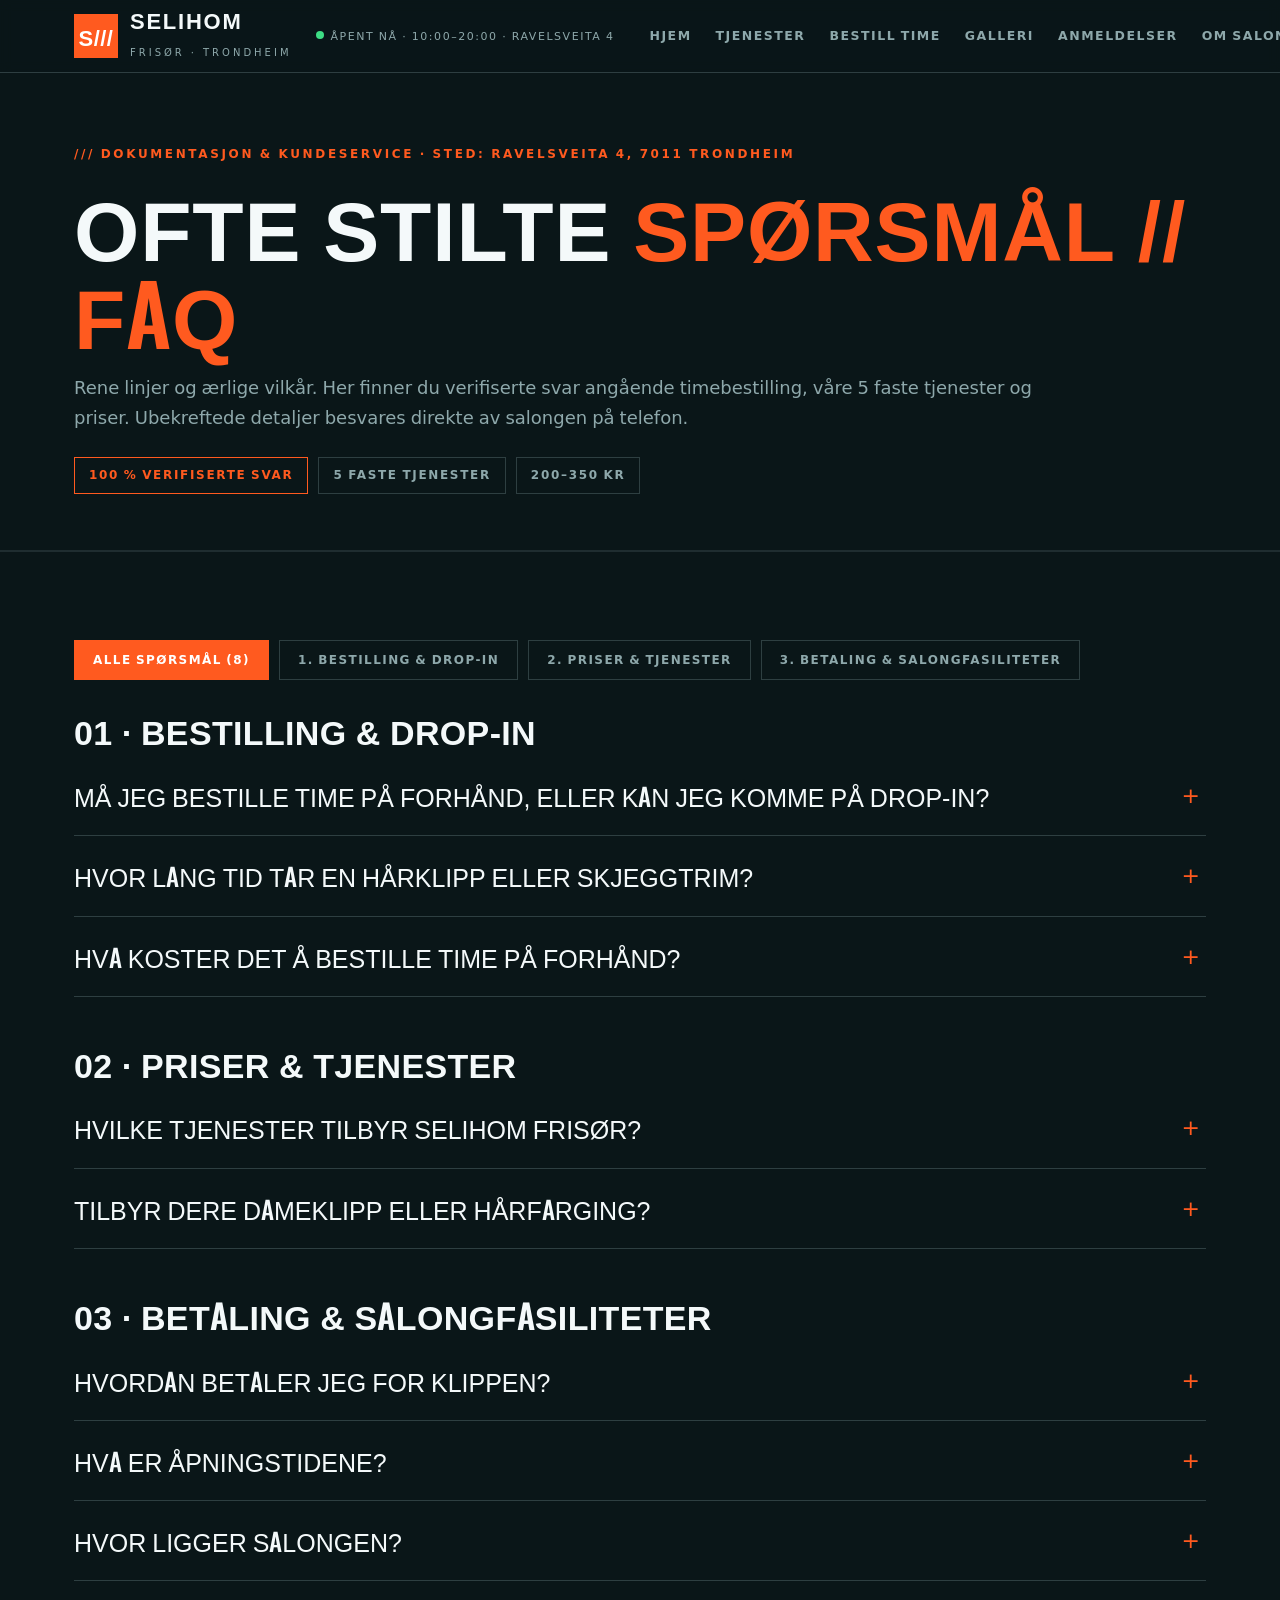
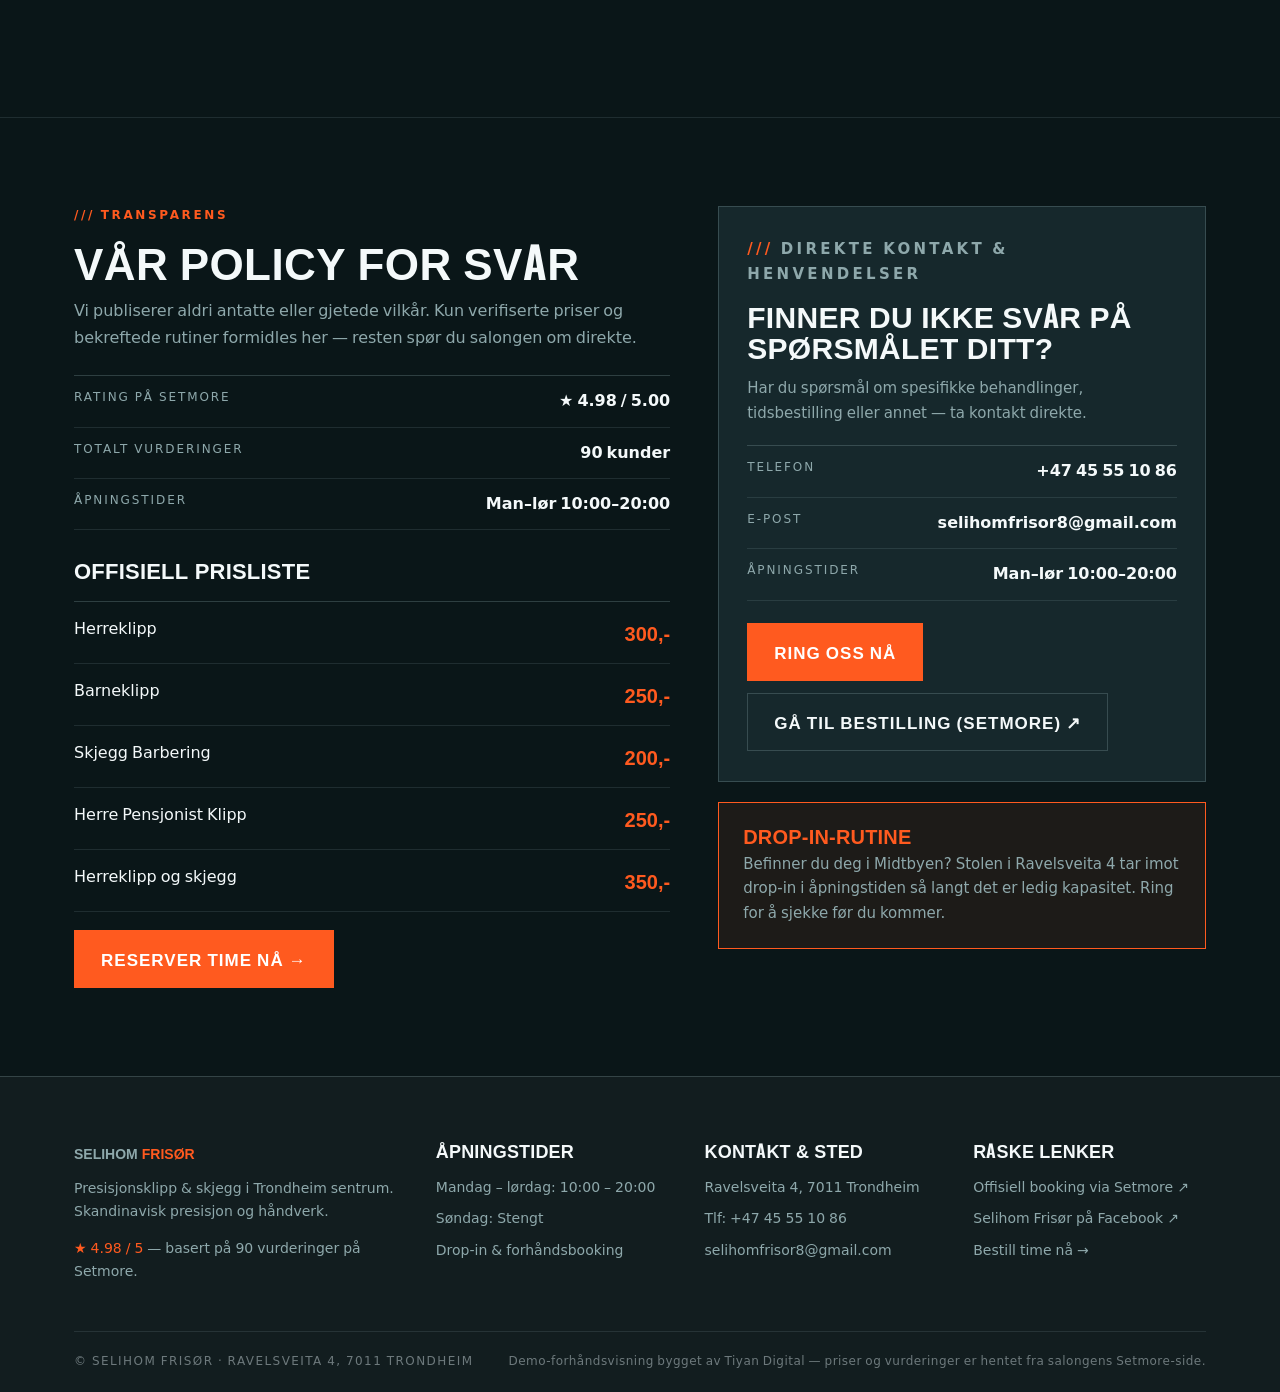
<file: faq.html>
<!DOCTYPE html>
<html lang="nb">
<head>
<meta charset="utf-8">
<meta name="viewport" content="width=device-width, initial-scale=1">
<title>Ofte stilte spørsmål — Selihom Frisør, Trondheim</title>
<meta name="description" content="Svar om bestilling, priser, betaling og åpningstider hos Selihom Frisør i Trondheim.">
<meta property="og:title" content="Ofte stilte spørsmål — Selihom Frisør, Trondheim">
<meta property="og:description" content="Svar om bestilling, priser, betaling og åpningstider hos Selihom Frisør i Trondheim.">
<meta property="og:type" content="website">
<link rel="stylesheet" href="assets/css/main.css">

</head>
<body>
<a href="#main" style="position:absolute;left:-9999px">Hopp til innhold</a>
<header class="site-header">
  <div class="header-inner">
    <a class="brand" href="index.html" aria-label="Selihom Frisør — Hjem">
      <span class="brand-mark" aria-hidden="true">S///</span>
      <span><span class="brand-name">Selihom</span><br><span class="brand-sub">Frisør · Trondheim</span></span>
    </a>
    <p class="header-status" data-open-status><span class="dot" aria-hidden="true"></span><span data-open-label>Åpent i dag 10:00–20:00</span> · Ravelsveita 4</p>
    <button class="nav-toggle" type="button" aria-label="Åpne meny" aria-expanded="false">☰</button>
    <nav class="main-nav" aria-label="Hovedmeny"><ul><li><a href="index.html">Hjem</a></li><li><a href="tjenester.html">Tjenester</a></li><li><a href="booking.html">Bestill time</a></li><li><a href="galleri.html">Galleri</a></li><li><a href="anmeldelser.html">Anmeldelser</a></li><li><a href="om.html">Om salongen</a></li><li><a href="frisorer.html">Frisører</a></li><li><a href="besok.html">Besøk oss</a></li><li><a href="faq.html" class="active" aria-current="page">FAQ</a></li></ul></nav>
    <div class="header-cta">
      <a class="setmore-link" href="https://selihomfrisor.setmore.com/" target="_blank" rel="noopener">Setmore direkte ↗</a>
      <a class="btn" href="booking.html">Bestill time</a>
    </div>
  </div>
</header>
<main id="main">

<section class="page-hero"><div class="wrap">
  <p class="eyebrow">Dokumentasjon &amp; kundeservice · Sted: Ravelsveita 4, 7011 Trondheim</p>
  <h1>Ofte stilte <span class="accent">spørsmål // FAQ</span></h1>
  <p class="lede">Rene linjer og ærlige vilkår. Her finner du verifiserte svar angående timebestilling, våre 5 faste tjenester og priser. Ubekreftede detaljer besvares direkte av salongen på telefon.</p>
  <div class="badges"><span class="badge hot">100 % verifiserte svar</span><span class="badge">5 faste tjenester</span><span class="badge">200–350 kr</span></div>
</div></section>

<section><div class="wrap">
  <div class="filters" role="group" aria-label="Filtrer spørsmål">
    <button type="button" class="filter-btn active" data-faq-filter="alle">Alle spørsmål (8)</button>
    <button type="button" class="filter-btn" data-faq-filter="bestilling">1. Bestilling &amp; drop-in</button>
    <button type="button" class="filter-btn" data-faq-filter="priser">2. Priser &amp; tjenester</button>
    <button type="button" class="filter-btn" data-faq-filter="betaling">3. Betaling &amp; salongfasiliteter</button>
  </div>
<div class="faq-group" data-group="bestilling"><h2>01 · Bestilling &amp; drop-in</h2><div class="faq-list"><div class="faq-item">
  <button type="button" class="faq-q" aria-expanded="false">Må jeg bestille time på forhånd, eller kan jeg komme på drop-in?<span class="chev" aria-hidden="true">+</span></button>
  <div class="faq-a"><p>Bestill time via Setmore for å være sikker på å få tid. Drop-in tas imot i åpningstiden så langt det er ledig kapasitet — ring salongen på <a href="tel:+4745551086">+47 45 55 10 86</a> for å sjekke før du kommer.</p></div>
</div><div class="faq-item">
  <button type="button" class="faq-q" aria-expanded="false">Hvor lang tid tar en hårklipp eller skjeggtrim?<span class="chev" aria-hidden="true">+</span></button>
  <div class="faq-a"><p>Herreklipp tar 20 minutter, barneklipp 25 minutter, skjeggbarbering 10 minutter, herre pensjonist klipp 20 minutter, og herreklipp og skjegg tar 30 minutter.</p></div>
</div><div class="faq-item">
  <button type="button" class="faq-q" aria-expanded="false">Hva koster det å bestille time på forhånd?<span class="chev" aria-hidden="true">+</span></button>
  <div class="faq-a"><p>Prisen er den samme enten du bestiller på forhånd eller kommer innom: faste priser fra 200 til 350 kr. Du betaler i salongen. Bestilling via Setmore er salongens offisielle bookingkanal.</p></div>
</div></div></div>
<div class="faq-group" data-group="priser"><h2>02 · Priser &amp; tjenester</h2><div class="faq-list"><div class="faq-item">
  <button type="button" class="faq-q" aria-expanded="false">Hvilke tjenester tilbyr Selihom Frisør?<span class="chev" aria-hidden="true">+</span></button>
  <div class="faq-a"><p>Salongen tilbyr 5 tjenester: Herreklipp (300 kr / 20 min), Barneklipp (250 kr / 25 min), Skjegg Barbering (200 kr / 10 min), Herre Pensjonist Klipp (250 kr / 20 min) og Herreklipp og skjegg (350 kr / 30 min).</p></div>
</div><div class="faq-item">
  <button type="button" class="faq-q" aria-expanded="false">Tilbyr dere dameklipp eller hårfarging?<span class="chev" aria-hidden="true">+</span></button>
  <div class="faq-a"><p>På salongens bookingside er det kun de 5 tjenestene over som er listet. Spør salongen — ring <a href="tel:+4745551086">+47 45 55 10 86</a> eller send e-post til <a href="mailto:selihomfrisor8@gmail.com">selihomfrisor8@gmail.com</a>.</p></div>
</div></div></div>
<div class="faq-group" data-group="betaling"><h2>03 · Betaling &amp; salongfasiliteter</h2><div class="faq-list"><div class="faq-item">
  <button type="button" class="faq-q" aria-expanded="false">Hvordan betaler jeg for klippen?<span class="chev" aria-hidden="true">+</span></button>
  <div class="faq-a"><p>Betaling i salongen. Betalingsmåter bekreftes av salongen — spør ved oppmøte eller på telefon.</p></div>
</div><div class="faq-item">
  <button type="button" class="faq-q" aria-expanded="false">Hva er åpningstidene?<span class="chev" aria-hidden="true">+</span></button>
  <div class="faq-a"><p>Mandag til lørdag: 10:00 – 20:00. Søndag: stengt.</p></div>
</div><div class="faq-item">
  <button type="button" class="faq-q" aria-expanded="false">Hvor ligger salongen?<span class="chev" aria-hidden="true">+</span></button>
  <div class="faq-a"><p>Ravelsveita 4, 7011 Trondheim — i Trondheim sentrum. <a href="https://www.google.com/maps/search/?api=1&query=Ravelsveita+4%2C+7011+Trondheim" target="_blank" rel="noopener">Åpne i Google Maps ↗</a></p></div>
</div></div></div>
</div></section>

<section><div class="wrap"><div class="split">
  <div>
    <p class="eyebrow">Transparens</p>
    <h2 style="font-size:clamp(28px,4vw,44px);margin:12px 0 14px">Vår policy <span class="accent">for svar</span></h2>
    <p class="lede">Vi publiserer aldri antatte eller gjetede vilkår. Kun verifiserte priser og bekreftede rutiner formidles her — resten spør du salongen om direkte.</p>
    <div style="margin-top:24px;display:grid;gap:0;border-top:1px solid var(--line)">
      <div style="display:flex;justify-content:space-between;padding:12px 0;border-bottom:1px solid var(--line-soft)"><span style="color:var(--muted);font-size:12px;letter-spacing:.16em;text-transform:uppercase">Rating på Setmore</span><strong>★ 4.98 / 5.00</strong></div>
      <div style="display:flex;justify-content:space-between;padding:12px 0;border-bottom:1px solid var(--line-soft)"><span style="color:var(--muted);font-size:12px;letter-spacing:.16em;text-transform:uppercase">Totalt vurderinger</span><strong>90 kunder</strong></div>
      <div style="display:flex;justify-content:space-between;padding:12px 0;border-bottom:1px solid var(--line-soft)"><span style="color:var(--muted);font-size:12px;letter-spacing:.16em;text-transform:uppercase">Åpningstider</span><strong>Man–lør 10:00–20:00</strong></div>
    </div>
    <h3 style="font-size:22px;margin:28px 0 6px">Offisiell prisliste</h3>
    <div class="price-table">
      <div class="pt-row"><span>Herreklipp</span><span class="pr">300,-</span></div>
      <div class="pt-row"><span>Barneklipp</span><span class="pr">250,-</span></div>
      <div class="pt-row"><span>Skjegg Barbering</span><span class="pr">200,-</span></div>
      <div class="pt-row"><span>Herre Pensjonist Klipp</span><span class="pr">250,-</span></div>
      <div class="pt-row"><span>Herreklipp og skjegg</span><span class="pr">350,-</span></div>
    </div>
    <p style="margin-top:18px"><a class="btn" href="booking.html">Reserver time nå →</a></p>
  </div>
  <div>
    <div class="card">
      <p class="eyebrow">Direkte kontakt &amp; henvendelser</p>
      <h2 style="font-size:30px;margin:12px 0 14px">Finner du ikke svar på spørsmålet ditt?</h2>
      <p>Har du spørsmål om spesifikke behandlinger, tidsbestilling eller annet — ta kontakt direkte.</p>
      <div style="margin-top:20px;display:grid;gap:0;border-top:1px solid var(--line)">
        <div style="display:flex;justify-content:space-between;padding:12px 0;border-bottom:1px solid var(--line-soft)"><span style="color:var(--muted);font-size:12px;letter-spacing:.16em;text-transform:uppercase">Telefon</span><strong><a href="tel:+4745551086">+47 45 55 10 86</a></strong></div>
        <div style="display:flex;justify-content:space-between;padding:12px 0;border-bottom:1px solid var(--line-soft)"><span style="color:var(--muted);font-size:12px;letter-spacing:.16em;text-transform:uppercase">E-post</span><strong><a href="mailto:selihomfrisor8@gmail.com">selihomfrisor8@gmail.com</a></strong></div>
        <div style="display:flex;justify-content:space-between;padding:12px 0;border-bottom:1px solid var(--line-soft)"><span style="color:var(--muted);font-size:12px;letter-spacing:.16em;text-transform:uppercase">Åpningstider</span><strong>Man–lør 10:00–20:00</strong></div>
      </div>
      <div style="margin-top:22px;display:flex;gap:12px;flex-wrap:wrap">
        <a class="btn" href="tel:+4745551086">Ring oss nå</a>
        <a class="btn ghost" href="https://selihomfrisor.setmore.com/" target="_blank" rel="noopener">Gå til bestilling (Setmore) ↗</a>
      </div>
    </div>
    <div class="notice" style="margin-top:20px;margin-bottom:0">
      <h3>Drop-in-rutine</h3>
      <p>Befinner du deg i Midtbyen? Stolen i Ravelsveita 4 tar imot drop-in i åpningstiden så langt det er ledig kapasitet. Ring for å sjekke før du kommer.</p>
    </div>
  </div>
</div></div></section>

</main>
<footer class="site-footer">
  <div class="wrap">
    <div class="foot-grid">
      <div>
        <p class="foot-brand">Selihom <span class="accent">Frisør</span></p>
        <p style="margin-top:12px">Presisjonsklipp &amp; skjegg i Trondheim sentrum. Skandinavisk presisjon og håndverk.</p>
        <p style="margin-top:14px"><span style="color:var(--accent)">★ 4.98 / 5</span> — basert på 90 vurderinger på Setmore.</p>
      </div>
      <div>
        <h3>Åpningstider</h3>
        <ul>
          <li>Mandag – lørdag: 10:00 – 20:00</li>
          <li>Søndag: Stengt</li>
          <li>Drop-in &amp; forhåndsbooking</li>
        </ul>
      </div>
      <div>
        <h3>Kontakt &amp; sted</h3>
        <ul>
          <li>Ravelsveita 4, 7011 Trondheim</li>
          <li><a href="tel:+4745551086">Tlf: +47 45 55 10 86</a></li>
          <li><a href="mailto:selihomfrisor8@gmail.com">selihomfrisor8@gmail.com</a></li>
        </ul>
      </div>
      <div>
        <h3>Raske lenker</h3>
        <ul>
          <li><a href="https://selihomfrisor.setmore.com/" target="_blank" rel="noopener">Offisiell booking via Setmore ↗</a></li>
          <li><a href="https://www.facebook.com/p/Selihom-Fris%C3%B8r-100063458654895" target="_blank" rel="noopener">Selihom Frisør på Facebook ↗</a></li>
          <li><a href="booking.html">Bestill time nå →</a></li>
        </ul>
      </div>
    </div>
    <div class="foot-bottom">
      <span>© Selihom Frisør · Ravelsveita 4, 7011 Trondheim</span>
      <span class="demo-note">Demo-forhåndsvisning bygget av Tiyan Digital — priser og vurderinger er hentet fra salongens Setmore-side.</span>
    </div>
  </div>
</footer>
<script src="assets/js/main.js"></script>
</body>
</html>
</file>
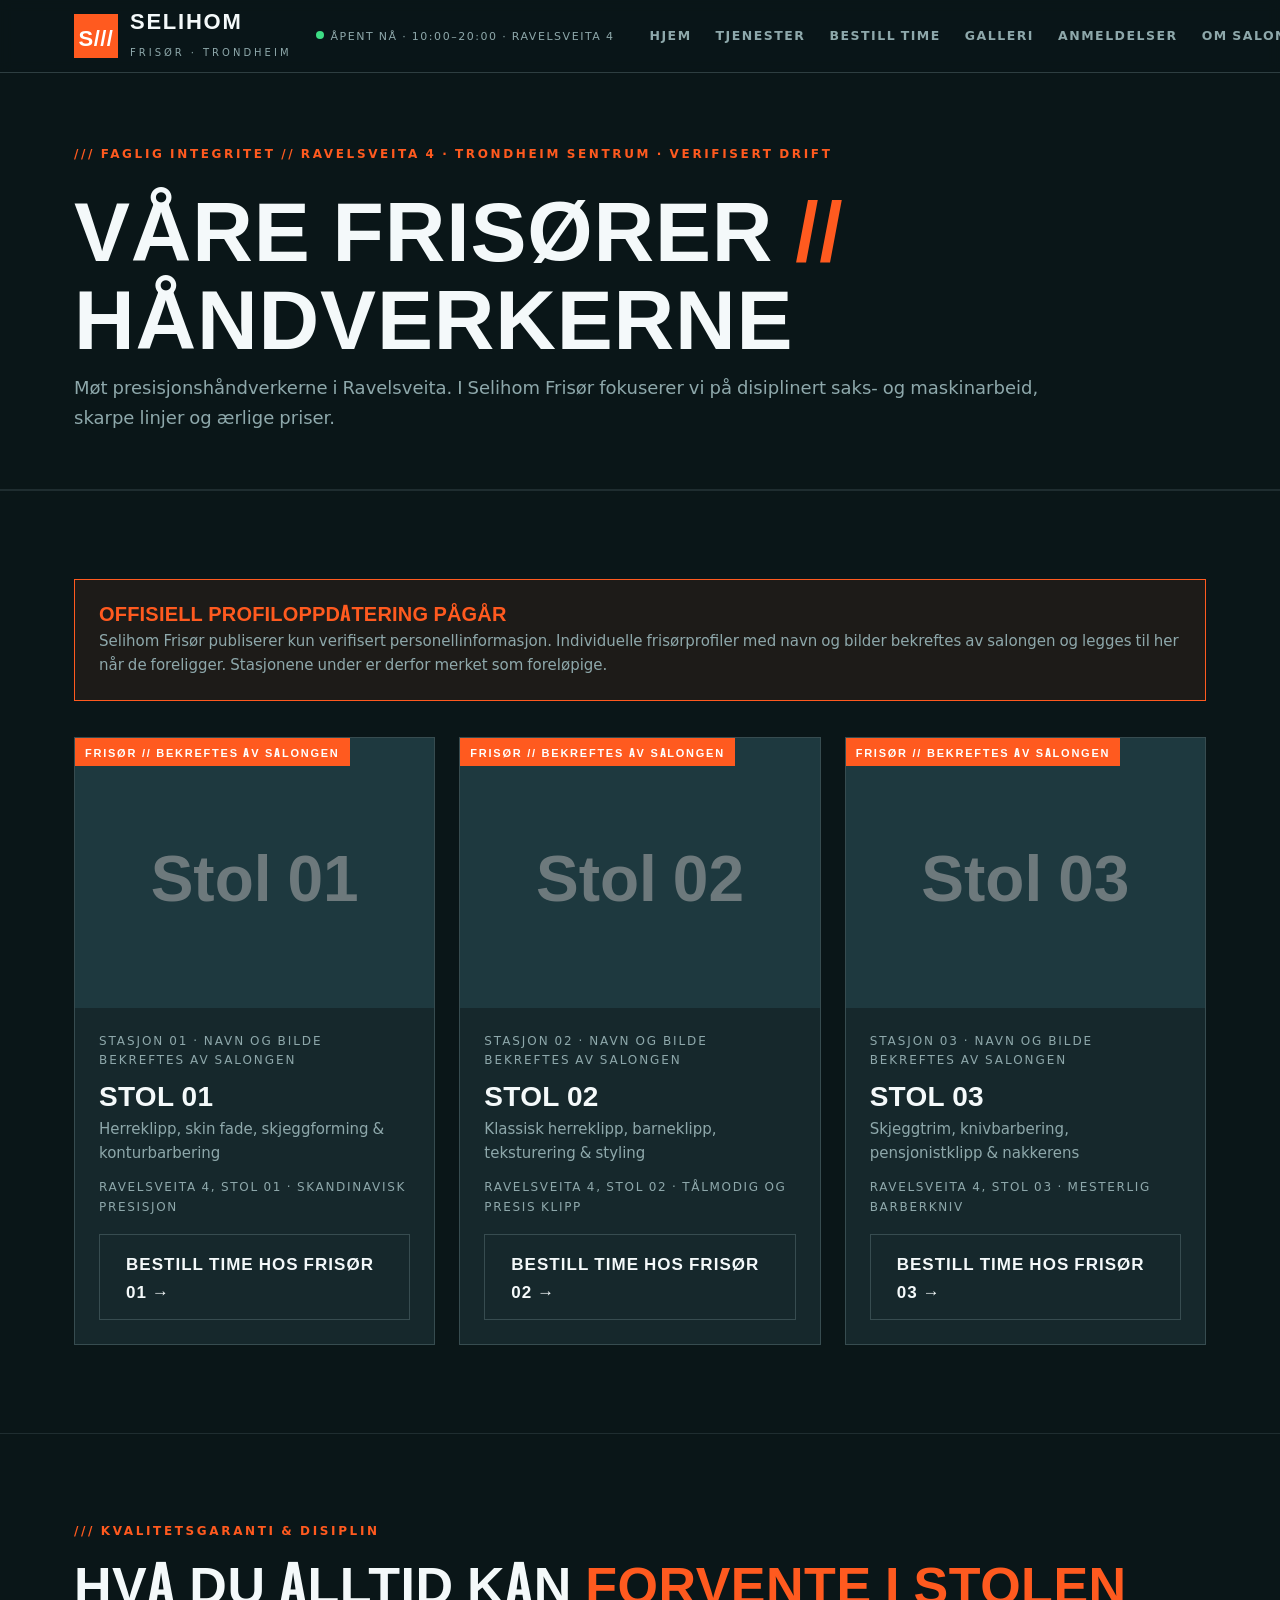
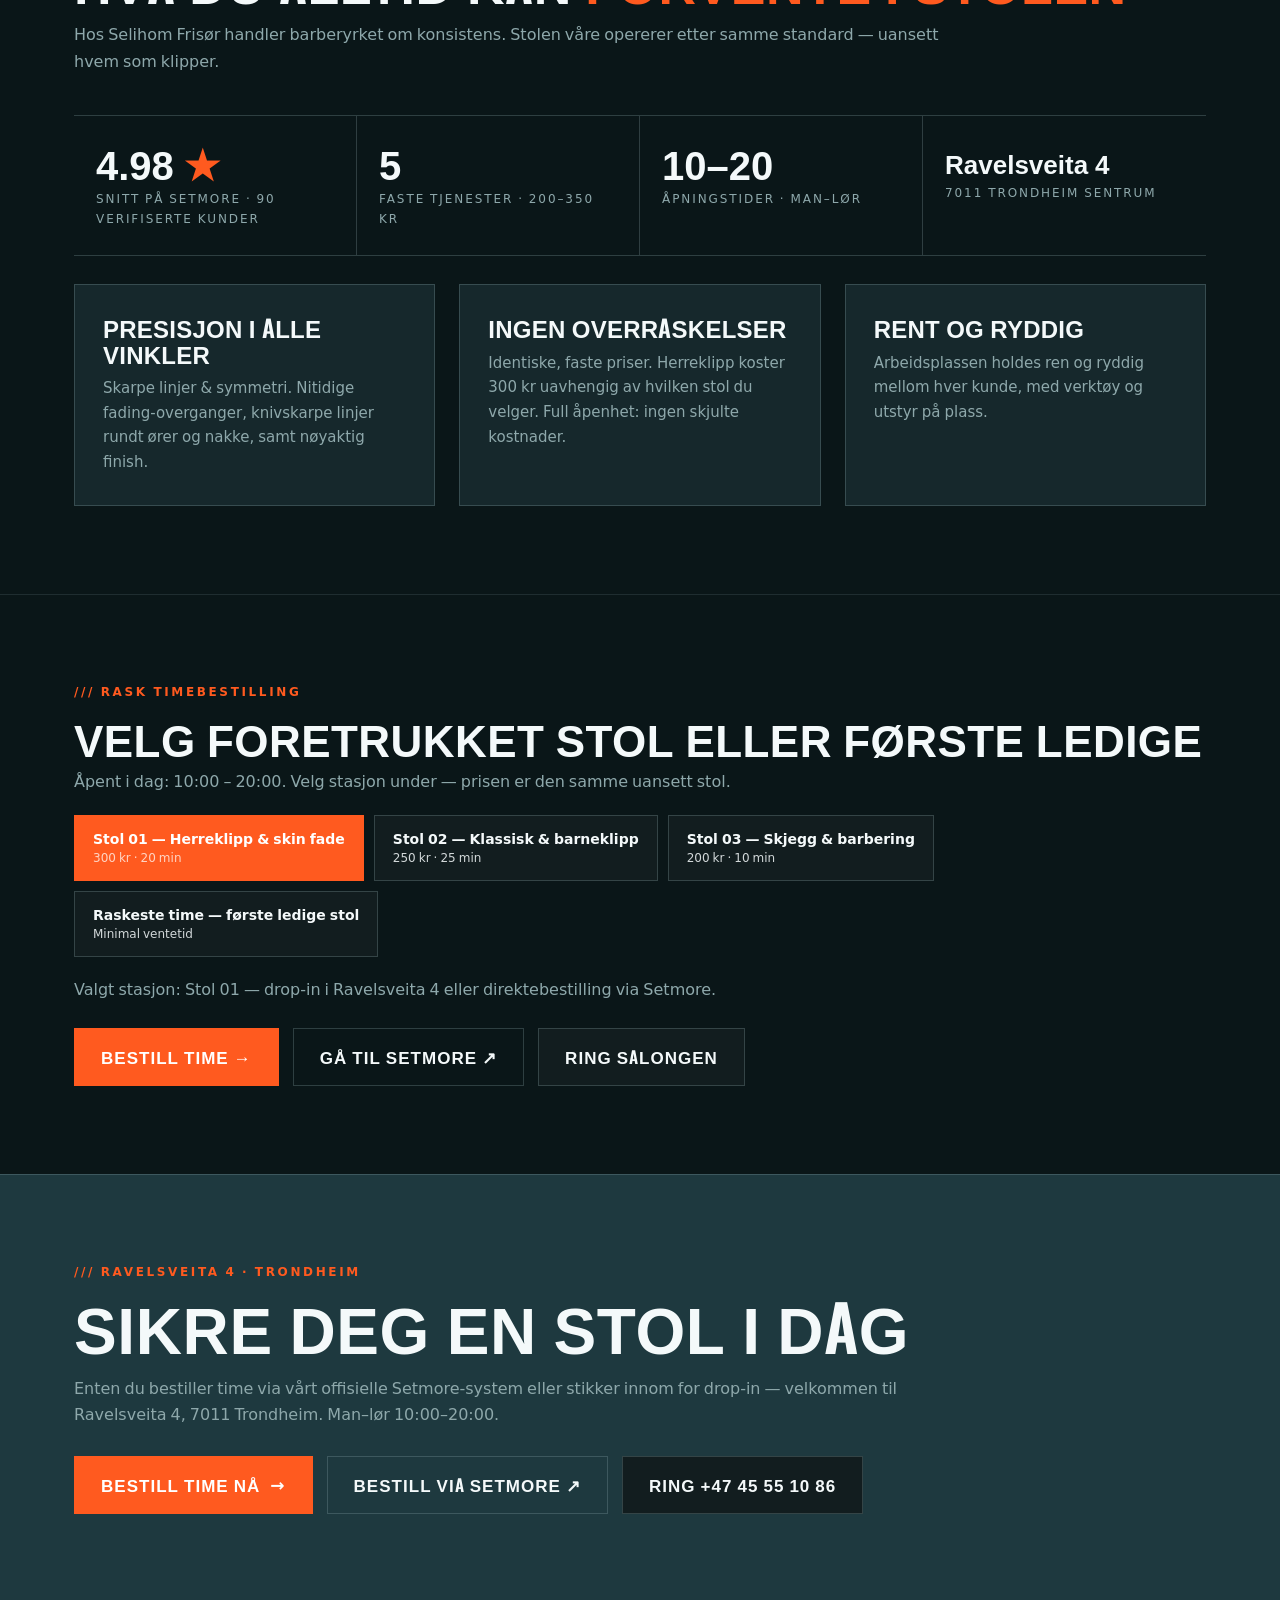
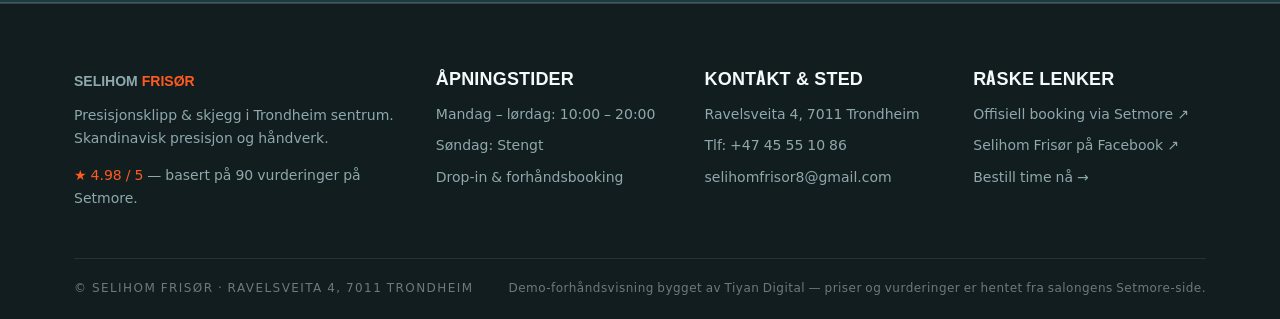
<file: frisorer.html>
<!DOCTYPE html>
<html lang="nb">
<head>
<meta charset="utf-8">
<meta name="viewport" content="width=device-width, initial-scale=1">
<title>Frisører — Selihom Frisør, Trondheim</title>
<meta name="description" content="Frisørene hos Selihom Frisør i Ravelsveita 4. Navn og bilder bekreftes av salongen.">
<meta property="og:title" content="Frisører — Selihom Frisør, Trondheim">
<meta property="og:description" content="Frisørene hos Selihom Frisør i Ravelsveita 4. Navn og bilder bekreftes av salongen.">
<meta property="og:type" content="website">
<link rel="stylesheet" href="assets/css/main.css">

</head>
<body>
<a href="#main" style="position:absolute;left:-9999px">Hopp til innhold</a>
<header class="site-header">
  <div class="header-inner">
    <a class="brand" href="index.html" aria-label="Selihom Frisør — Hjem">
      <span class="brand-mark" aria-hidden="true">S///</span>
      <span><span class="brand-name">Selihom</span><br><span class="brand-sub">Frisør · Trondheim</span></span>
    </a>
    <p class="header-status" data-open-status><span class="dot" aria-hidden="true"></span><span data-open-label>Åpent i dag 10:00–20:00</span> · Ravelsveita 4</p>
    <button class="nav-toggle" type="button" aria-label="Åpne meny" aria-expanded="false">☰</button>
    <nav class="main-nav" aria-label="Hovedmeny"><ul><li><a href="index.html">Hjem</a></li><li><a href="tjenester.html">Tjenester</a></li><li><a href="booking.html">Bestill time</a></li><li><a href="galleri.html">Galleri</a></li><li><a href="anmeldelser.html">Anmeldelser</a></li><li><a href="om.html">Om salongen</a></li><li><a href="frisorer.html" class="active" aria-current="page">Frisører</a></li><li><a href="besok.html">Besøk oss</a></li><li><a href="faq.html">FAQ</a></li></ul></nav>
    <div class="header-cta">
      <a class="setmore-link" href="https://selihomfrisor.setmore.com/" target="_blank" rel="noopener">Setmore direkte ↗</a>
      <a class="btn" href="booking.html">Bestill time</a>
    </div>
  </div>
</header>
<main id="main">

<section class="page-hero"><div class="wrap">
  <p class="eyebrow">Faglig integritet // Ravelsveita 4 · Trondheim sentrum · Verifisert drift</p>
  <h1>Våre frisører <span class="accent">//</span> håndverkerne</h1>
  <p class="lede">Møt presisjonshåndverkerne i Ravelsveita. I Selihom Frisør fokuserer vi på disiplinert saks- og maskinarbeid, skarpe linjer og ærlige priser.</p>
</div></section>

<section><div class="wrap">
  <div class="notice">
    <h3>Offisiell profiloppdatering pågår</h3>
    <p>Selihom Frisør publiserer kun verifisert personellinformasjon. Individuelle frisørprofiler med navn og bilder bekreftes av salongen og legges til her når de foreligger. Stasjonene under er derfor merket som foreløpige.</p>
  </div>
  <div class="grid-3">
<article class="station-card">
  <div class="ph"><span class="tag">Frisør // Bekreftes av salongen</span>Stol 01</div>
  <div class="sc-body">
    <p style="font-size:12px;letter-spacing:.16em;text-transform:uppercase;color:var(--muted)">Stasjon 01 · Navn og bilde bekreftes av salongen</p>
    <h3 style="margin-top:8px">Stol 01</h3>
    <p>Herreklipp, skin fade, skjeggforming &amp; konturbarbering</p>
    <p style="margin-top:12px;font-size:12px;letter-spacing:.14em;text-transform:uppercase;color:var(--muted)">Ravelsveita 4, stol 01 · Skandinavisk presisjon</p>
    <p style="margin-top:16px"><a class="btn ghost" href="booking.html">Bestill time hos frisør 01 →</a></p>
  </div>
</article>
<article class="station-card">
  <div class="ph"><span class="tag">Frisør // Bekreftes av salongen</span>Stol 02</div>
  <div class="sc-body">
    <p style="font-size:12px;letter-spacing:.16em;text-transform:uppercase;color:var(--muted)">Stasjon 02 · Navn og bilde bekreftes av salongen</p>
    <h3 style="margin-top:8px">Stol 02</h3>
    <p>Klassisk herreklipp, barneklipp, teksturering &amp; styling</p>
    <p style="margin-top:12px;font-size:12px;letter-spacing:.14em;text-transform:uppercase;color:var(--muted)">Ravelsveita 4, stol 02 · Tålmodig og presis klipp</p>
    <p style="margin-top:16px"><a class="btn ghost" href="booking.html">Bestill time hos frisør 02 →</a></p>
  </div>
</article>
<article class="station-card">
  <div class="ph"><span class="tag">Frisør // Bekreftes av salongen</span>Stol 03</div>
  <div class="sc-body">
    <p style="font-size:12px;letter-spacing:.16em;text-transform:uppercase;color:var(--muted)">Stasjon 03 · Navn og bilde bekreftes av salongen</p>
    <h3 style="margin-top:8px">Stol 03</h3>
    <p>Skjeggtrim, knivbarbering, pensjonistklipp &amp; nakkerens</p>
    <p style="margin-top:12px;font-size:12px;letter-spacing:.14em;text-transform:uppercase;color:var(--muted)">Ravelsveita 4, stol 03 · Mesterlig barberkniv</p>
    <p style="margin-top:16px"><a class="btn ghost" href="booking.html">Bestill time hos frisør 03 →</a></p>
  </div>
</article>
  </div>
</div></section>

<section><div class="wrap">
  <div class="sec-head">
    <p class="eyebrow">Kvalitetsgaranti &amp; disiplin</p>
    <h2>Hva du alltid kan <span class="accent">forvente i stolen</span></h2>
    <p class="lede">Hos Selihom Frisør handler barberyrket om konsistens. Stolen våre opererer etter samme standard — uansett hvem som klipper.</p>
  </div>
  <div class="stat-strip" style="margin-bottom:28px">
    <div><p class="n">4.98 <span class="accent">★</span></p><p class="l">Snitt på Setmore · 90 verifiserte kunder</p></div>
    <div><p class="n">5</p><p class="l">Faste tjenester · 200–350 kr</p></div>
    <div><p class="n">10–20</p><p class="l">Åpningstider · man–lør</p></div>
    <div><p class="n" style="font-size:26px;padding-top:8px">Ravelsveita 4</p><p class="l">7011 Trondheim sentrum</p></div>
  </div>
  <div class="grid-3">
    <article class="card"><h3>Presisjon i alle vinkler</h3><p>Skarpe linjer &amp; symmetri. Nitidige fading-overganger, knivskarpe linjer rundt ører og nakke, samt nøyaktig finish.</p></article>
    <article class="card"><h3>Ingen overraskelser</h3><p>Identiske, faste priser. Herreklipp koster 300 kr uavhengig av hvilken stol du velger. Full åpenhet: ingen skjulte kostnader.</p></article>
    <article class="card"><h3>Rent og ryddig</h3><p>Arbeidsplassen holdes ren og ryddig mellom hver kunde, med verktøy og utstyr på plass.</p></article>
  </div>
</div></section>

<section><div class="wrap">
  <p class="eyebrow">Rask timebestilling</p>
  <h2 style="font-size:clamp(28px,4vw,44px);margin:12px 0 8px">Velg foretrukket stol <span class="accent">eller første ledige</span></h2>
  <p class="lede">Åpent i dag: 10:00 – 20:00. Velg stasjon under — prisen er den samme uansett stol.</p>
  <div class="chair-btns" role="group" aria-label="Velg stasjon">
    <button type="button" class="chair-btn selected" data-chair="Stol 01">Stol 01 — Herreklipp &amp; skin fade<small>300 kr · 20 min</small></button>
    <button type="button" class="chair-btn" data-chair="Stol 02">Stol 02 — Klassisk &amp; barneklipp<small>250 kr · 25 min</small></button>
    <button type="button" class="chair-btn" data-chair="Stol 03">Stol 03 — Skjegg &amp; barbering<small>200 kr · 10 min</small></button>
    <button type="button" class="chair-btn" data-chair="Første ledige stol">Raskeste time — første ledige stol<small>Minimal ventetid</small></button>
  </div>
  <p data-chair-note style="color:var(--muted)">Valgt stasjon: Stol 01 — drop-in i Ravelsveita 4 eller direktebestilling via Setmore.</p>
  <div style="margin-top:24px;display:flex;gap:14px;flex-wrap:wrap">
    <a class="btn" href="booking.html">Bestill time →</a>
    <a class="btn ghost" href="https://selihomfrisor.setmore.com/" target="_blank" rel="noopener">Gå til Setmore ↗</a>
    <a class="btn dark" href="tel:+4745551086">Ring salongen</a>
  </div>
</div></section>
<section class="cta-band"><div class="wrap">
  <p class="eyebrow">Ravelsveita 4 · Trondheim</p>
  <h2>Sikre deg en stol i dag</h2>
  <p class="lede">Enten du bestiller time via vårt offisielle Setmore-system eller stikker innom for drop-in — velkommen til Ravelsveita 4, 7011 Trondheim. Man–lør 10:00–20:00.</p>
  <div class="actions">
    <a class="btn" href="booking.html">Bestill time nå <span class="arr">→</span></a>
    <a class="btn ghost" href="https://selihomfrisor.setmore.com/" target="_blank" rel="noopener">Bestill via Setmore ↗</a>
    <a class="btn dark" href="tel:+4745551086">Ring +47 45 55 10 86</a>
  </div>
</div></section>
</main>
<footer class="site-footer">
  <div class="wrap">
    <div class="foot-grid">
      <div>
        <p class="foot-brand">Selihom <span class="accent">Frisør</span></p>
        <p style="margin-top:12px">Presisjonsklipp &amp; skjegg i Trondheim sentrum. Skandinavisk presisjon og håndverk.</p>
        <p style="margin-top:14px"><span style="color:var(--accent)">★ 4.98 / 5</span> — basert på 90 vurderinger på Setmore.</p>
      </div>
      <div>
        <h3>Åpningstider</h3>
        <ul>
          <li>Mandag – lørdag: 10:00 – 20:00</li>
          <li>Søndag: Stengt</li>
          <li>Drop-in &amp; forhåndsbooking</li>
        </ul>
      </div>
      <div>
        <h3>Kontakt &amp; sted</h3>
        <ul>
          <li>Ravelsveita 4, 7011 Trondheim</li>
          <li><a href="tel:+4745551086">Tlf: +47 45 55 10 86</a></li>
          <li><a href="mailto:selihomfrisor8@gmail.com">selihomfrisor8@gmail.com</a></li>
        </ul>
      </div>
      <div>
        <h3>Raske lenker</h3>
        <ul>
          <li><a href="https://selihomfrisor.setmore.com/" target="_blank" rel="noopener">Offisiell booking via Setmore ↗</a></li>
          <li><a href="https://www.facebook.com/p/Selihom-Fris%C3%B8r-100063458654895" target="_blank" rel="noopener">Selihom Frisør på Facebook ↗</a></li>
          <li><a href="booking.html">Bestill time nå →</a></li>
        </ul>
      </div>
    </div>
    <div class="foot-bottom">
      <span>© Selihom Frisør · Ravelsveita 4, 7011 Trondheim</span>
      <span class="demo-note">Demo-forhåndsvisning bygget av Tiyan Digital — priser og vurderinger er hentet fra salongens Setmore-side.</span>
    </div>
  </div>
</footer>
<script src="assets/js/main.js"></script>
</body>
</html>
</file>
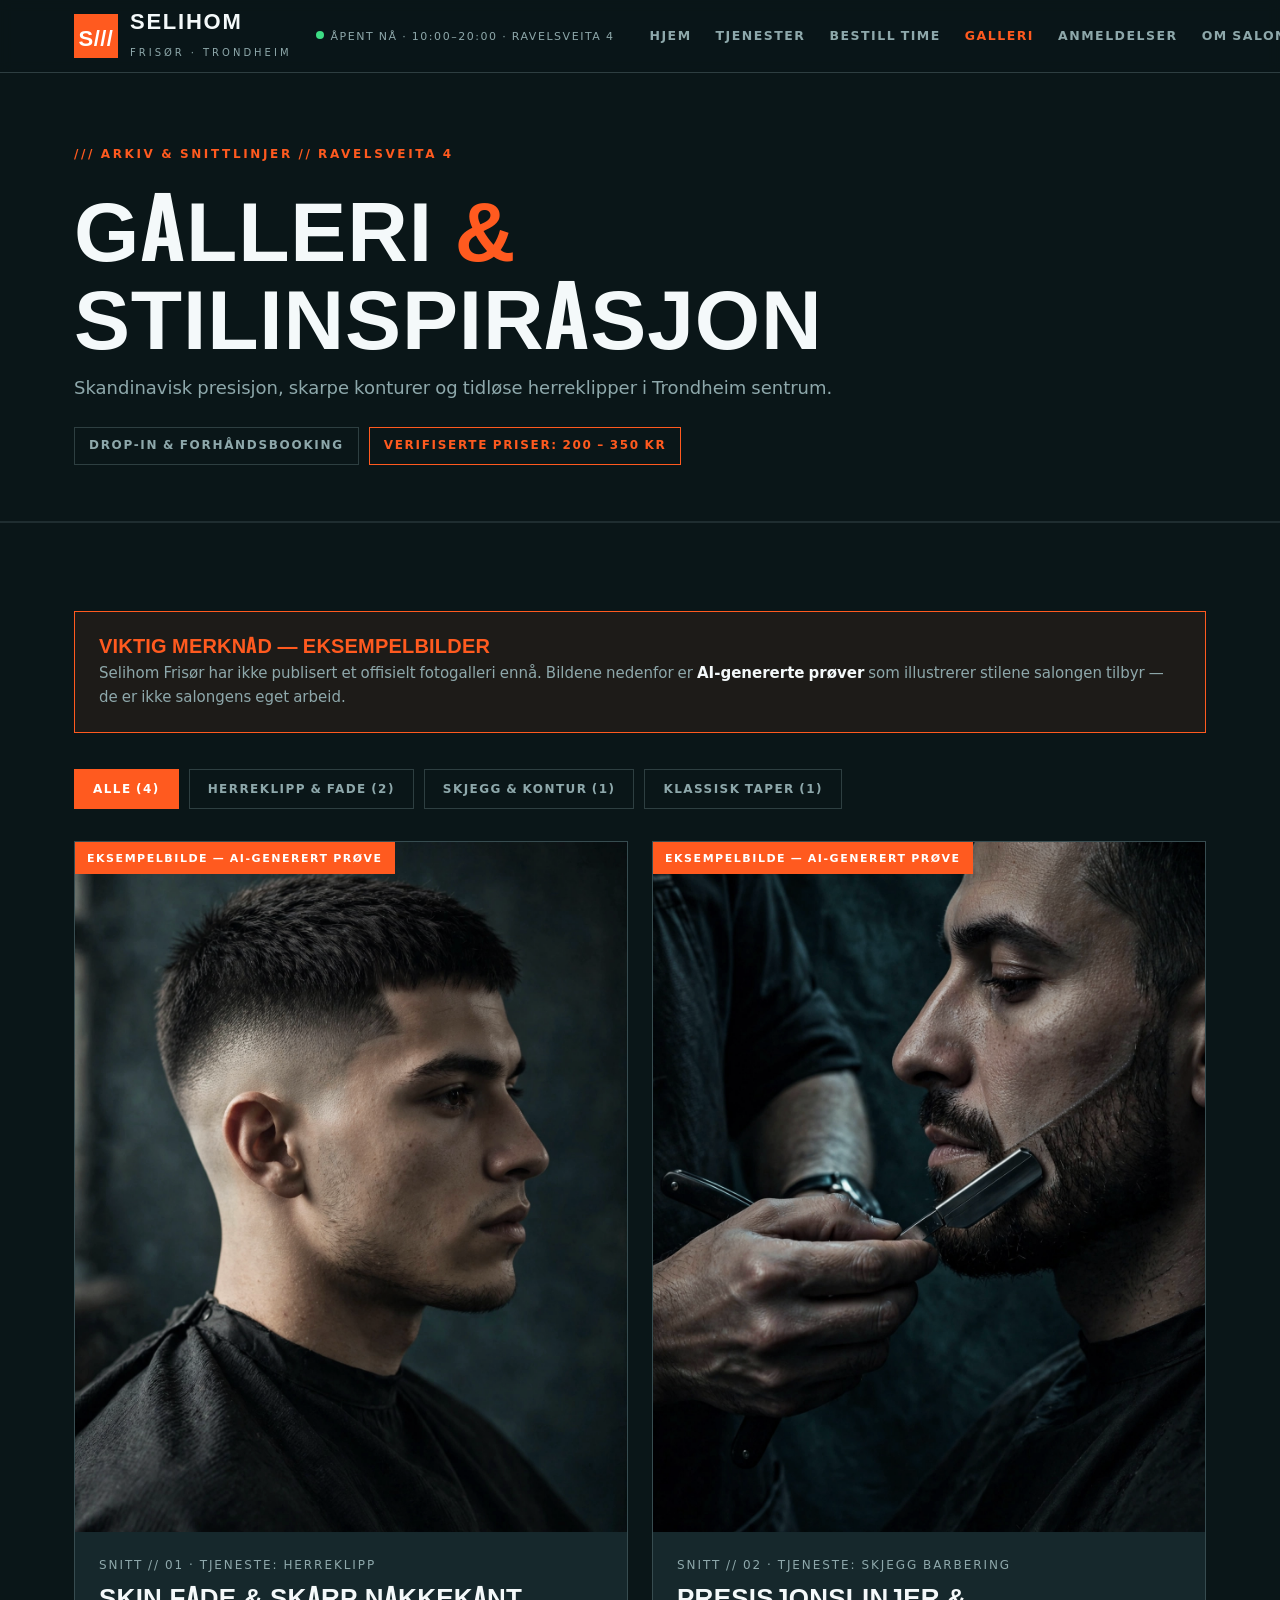
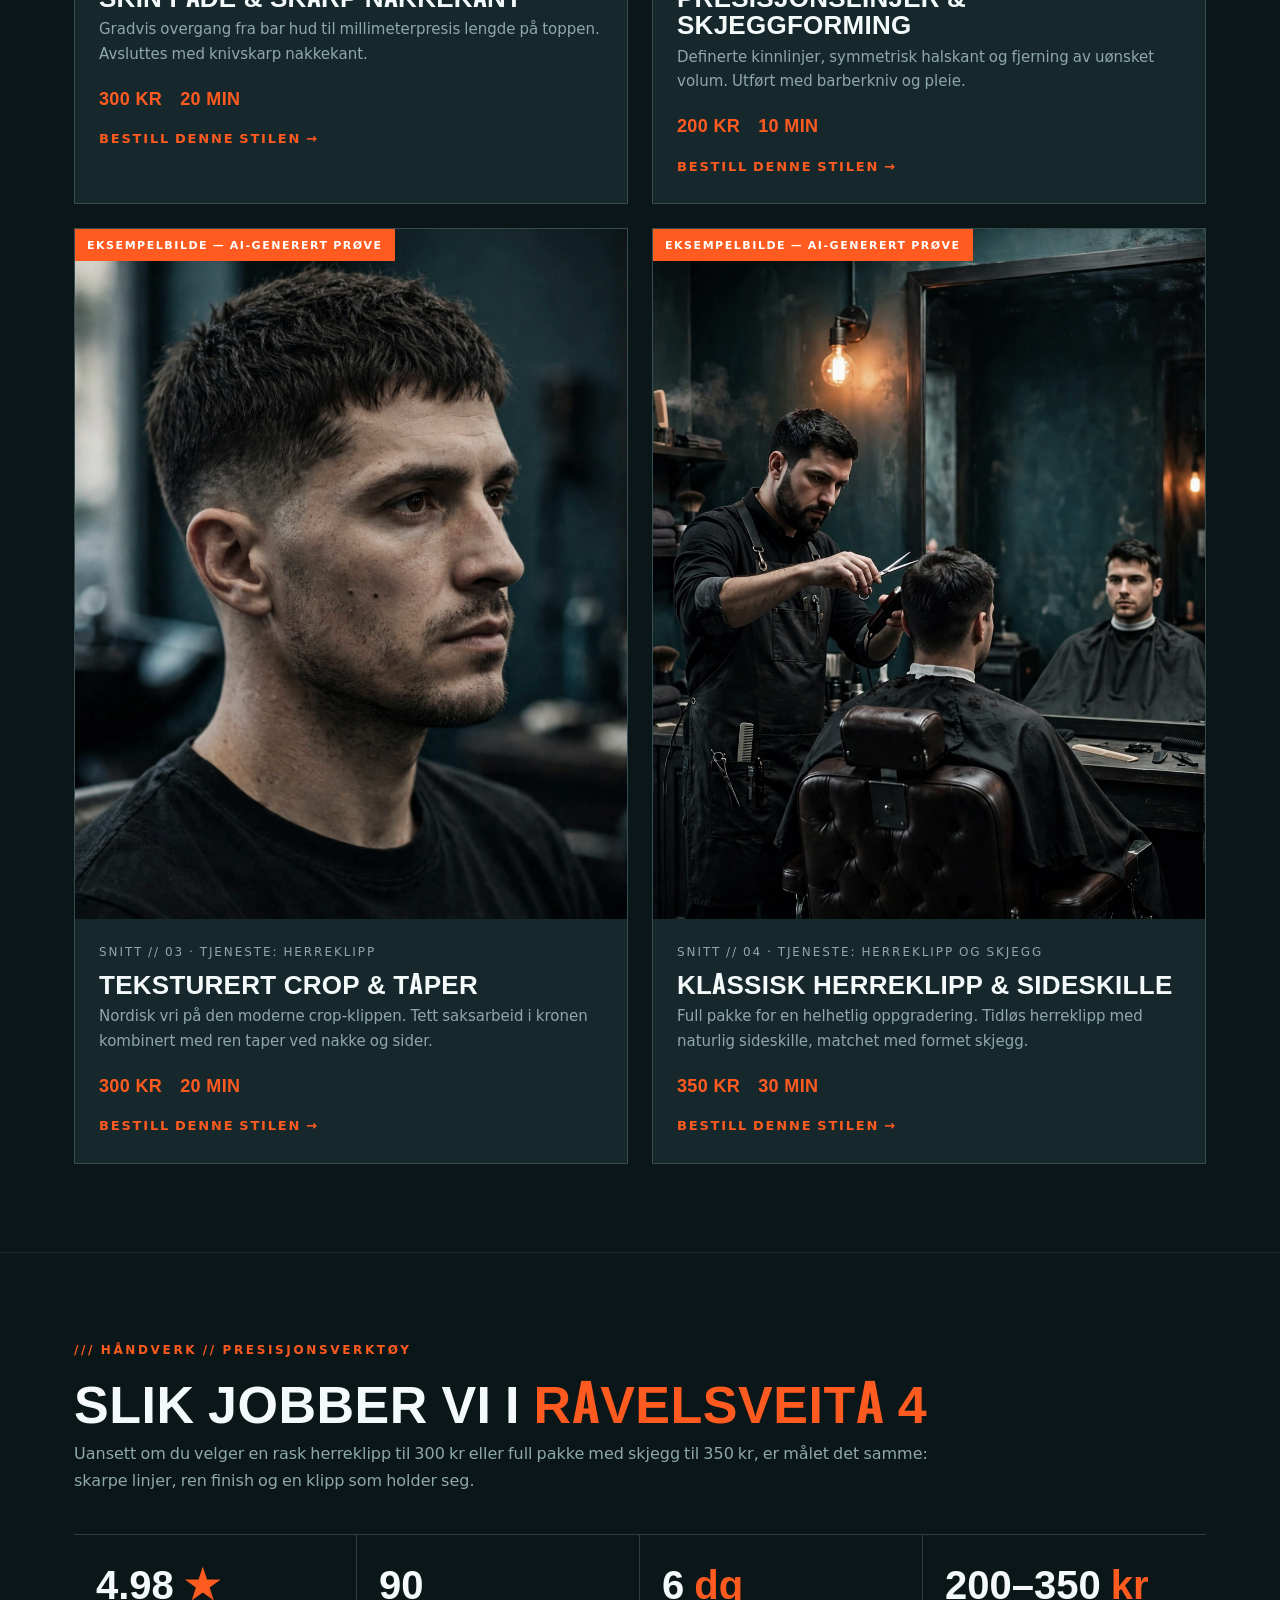
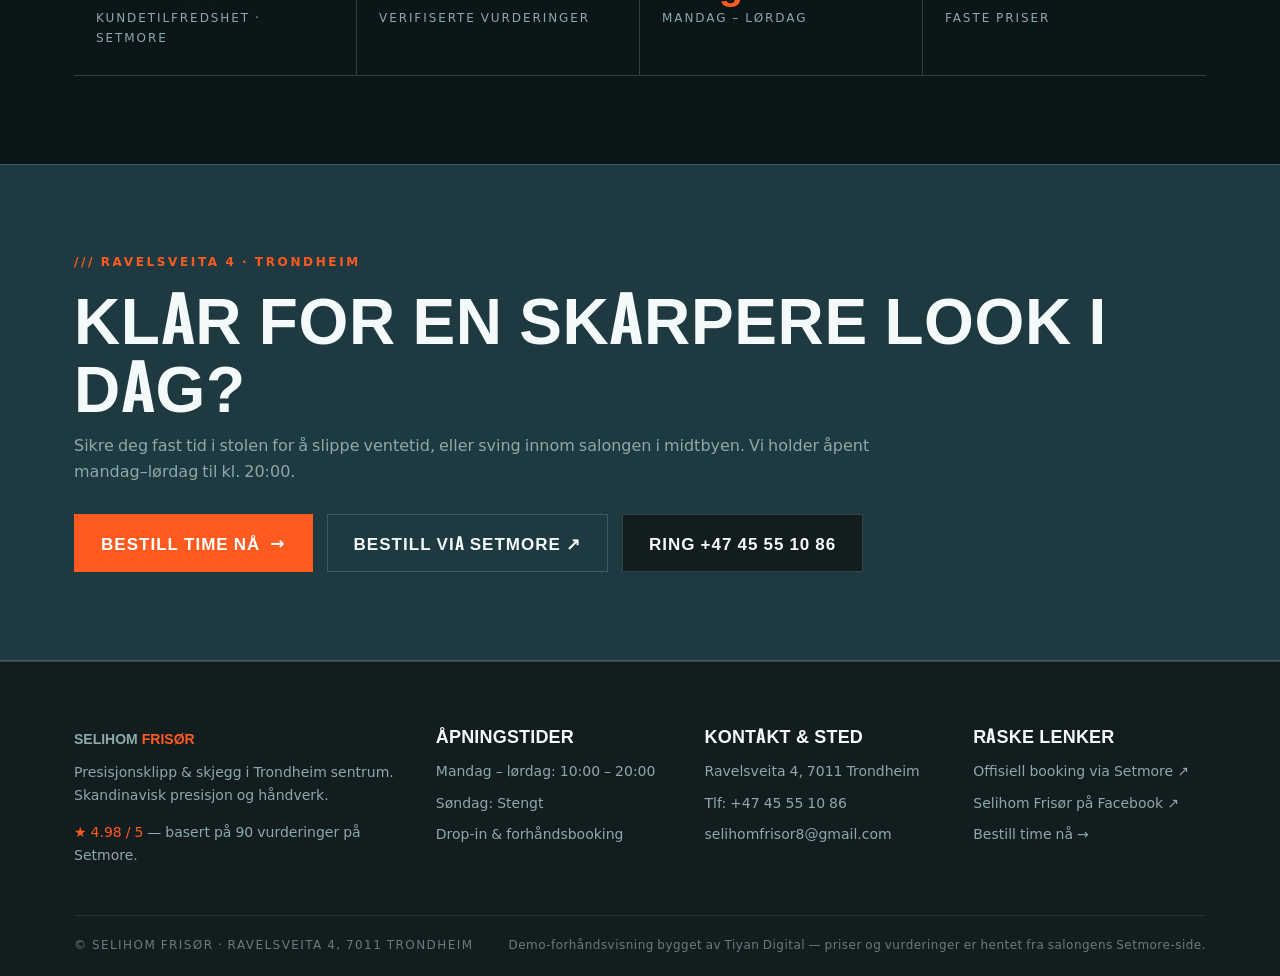
<file: galleri.html>
<!DOCTYPE html>
<html lang="nb">
<head>
<meta charset="utf-8">
<meta name="viewport" content="width=device-width, initial-scale=1">
<title>Galleri & stilinspirasjon — Selihom Frisør</title>
<meta name="description" content="Eksempelbilder av herreklipp, skin fade og skjeggforming. AI-genererte prøver — ikke salongens eget arbeid.">
<meta property="og:title" content="Galleri & stilinspirasjon — Selihom Frisør">
<meta property="og:description" content="Eksempelbilder av herreklipp, skin fade og skjeggforming. AI-genererte prøver — ikke salongens eget arbeid.">
<meta property="og:type" content="website">
<link rel="stylesheet" href="assets/css/main.css">

</head>
<body>
<a href="#main" style="position:absolute;left:-9999px">Hopp til innhold</a>
<header class="site-header">
  <div class="header-inner">
    <a class="brand" href="index.html" aria-label="Selihom Frisør — Hjem">
      <span class="brand-mark" aria-hidden="true">S///</span>
      <span><span class="brand-name">Selihom</span><br><span class="brand-sub">Frisør · Trondheim</span></span>
    </a>
    <p class="header-status" data-open-status><span class="dot" aria-hidden="true"></span><span data-open-label>Åpent i dag 10:00–20:00</span> · Ravelsveita 4</p>
    <button class="nav-toggle" type="button" aria-label="Åpne meny" aria-expanded="false">☰</button>
    <nav class="main-nav" aria-label="Hovedmeny"><ul><li><a href="index.html">Hjem</a></li><li><a href="tjenester.html">Tjenester</a></li><li><a href="booking.html">Bestill time</a></li><li><a href="galleri.html" class="active" aria-current="page">Galleri</a></li><li><a href="anmeldelser.html">Anmeldelser</a></li><li><a href="om.html">Om salongen</a></li><li><a href="frisorer.html">Frisører</a></li><li><a href="besok.html">Besøk oss</a></li><li><a href="faq.html">FAQ</a></li></ul></nav>
    <div class="header-cta">
      <a class="setmore-link" href="https://selihomfrisor.setmore.com/" target="_blank" rel="noopener">Setmore direkte ↗</a>
      <a class="btn" href="booking.html">Bestill time</a>
    </div>
  </div>
</header>
<main id="main">

<section class="page-hero"><div class="wrap">
  <p class="eyebrow">Arkiv &amp; snittlinjer // Ravelsveita 4</p>
  <h1>Galleri <span class="accent">&amp;</span> stilinspirasjon</h1>
  <p class="lede">Skandinavisk presisjon, skarpe konturer og tidløse herreklipper i Trondheim sentrum.</p>
  <div class="badges"><span class="badge">Drop-in &amp; forhåndsbooking</span><span class="badge hot">Verifiserte priser: 200 – 350 kr</span></div>
</div></section>

<section><div class="wrap">
  <div class="notice">
    <h3>Viktig merknad — eksempelbilder</h3>
    <p>Selihom Frisør har ikke publisert et offisielt fotogalleri ennå. Bildene nedenfor er <strong style="color:var(--ink)">AI-genererte prøver</strong> som illustrerer stilene salongen tilbyr — de er ikke salongens eget arbeid.</p>
  </div>
  <div class="filters" role="group" aria-label="Filtrer galleri">
    <button type="button" class="filter-btn active" data-gal-filter="alle">Alle (4)</button>
    <button type="button" class="filter-btn" data-gal-filter="fade">Herreklipp &amp; fade (2)</button>
    <button type="button" class="filter-btn" data-gal-filter="skjegg-barbering">Skjegg &amp; kontur (1)</button>
    <button type="button" class="filter-btn" data-gal-filter="klassisk">Klassisk taper (1)</button>
  </div>
  <div class="gal-grid">
    <article class="gal-card" data-cat="fade">
      <div class="img-wrap"><img src="assets/img/snitt-01-skinfade.jpg" alt="Skin fade og skarp nakkekant utført med knivpresisjon" loading="lazy"><span class="img-tag">Eksempelbilde — AI-generert prøve</span></div>
      <div class="gal-body">
        <p style="font-size:12px;letter-spacing:.16em;text-transform:uppercase;color:var(--muted)">Snitt // 01 · Tjeneste: Herreklipp</p>
        <h3>Skin fade &amp; skarp nakkekant</h3>
        <p>Gradvis overgang fra bar hud til millimeterpresis lengde på toppen. Avsluttes med knivskarp nakkekant.</p>
        <div class="meta"><span><b>300 kr</b></span><span><b>20 min</b></span></div>
        <a class="go" href="booking.html">Bestill denne stilen →</a>
      </div>
    </article>
    <article class="gal-card" data-cat="skjegg-barbering">
      <div class="img-wrap"><img src="assets/img/snitt-02-skjegg.jpg" alt="Presisjonslinjer og skjeggforming med kniv" loading="lazy"><span class="img-tag">Eksempelbilde — AI-generert prøve</span></div>
      <div class="gal-body">
        <p style="font-size:12px;letter-spacing:.16em;text-transform:uppercase;color:var(--muted)">Snitt // 02 · Tjeneste: Skjegg Barbering</p>
        <h3>Presisjonslinjer &amp; skjeggforming</h3>
        <p>Definerte kinnlinjer, symmetrisk halskant og fjerning av uønsket volum. Utført med barberkniv og pleie.</p>
        <div class="meta"><span><b>200 kr</b></span><span><b>10 min</b></span></div>
        <a class="go" href="booking.html">Bestill denne stilen →</a>
      </div>
    </article>
    <article class="gal-card" data-cat="fade">
      <div class="img-wrap"><img src="assets/img/snitt-03-crop.jpg" alt="Teksturert crop og taper styling" loading="lazy"><span class="img-tag">Eksempelbilde — AI-generert prøve</span></div>
      <div class="gal-body">
        <p style="font-size:12px;letter-spacing:.16em;text-transform:uppercase;color:var(--muted)">Snitt // 03 · Tjeneste: Herreklipp</p>
        <h3>Teksturert crop &amp; taper</h3>
        <p>Nordisk vri på den moderne crop-klippen. Tett saksarbeid i kronen kombinert med ren taper ved nakke og sider.</p>
        <div class="meta"><span><b>300 kr</b></span><span><b>20 min</b></span></div>
        <a class="go" href="booking.html">Bestill denne stilen →</a>
      </div>
    </article>
    <article class="gal-card" data-cat="klassisk">
      <div class="img-wrap"><img src="assets/img/hero.jpg" alt="Klassisk herreklipp med sideskille og skjegg — barbersalongen" loading="lazy" style="object-position:center 25%"><span class="img-tag">Eksempelbilde — AI-generert prøve</span></div>
      <div class="gal-body">
        <p style="font-size:12px;letter-spacing:.16em;text-transform:uppercase;color:var(--muted)">Snitt // 04 · Tjeneste: Herreklipp og skjegg</p>
        <h3>Klassisk herreklipp &amp; sideskille</h3>
        <p>Full pakke for en helhetlig oppgradering. Tidløs herreklipp med naturlig sideskille, matchet med formet skjegg.</p>
        <div class="meta"><span><b>350 kr</b></span><span><b>30 min</b></span></div>
        <a class="go" href="booking.html">Bestill denne stilen →</a>
      </div>
    </article>
  </div>
</div></section>

<section><div class="wrap">
  <div class="sec-head">
    <p class="eyebrow">Håndverk // Presisjonsverktøy</p>
    <h2>Slik jobber vi i <span class="accent">Ravelsveita 4</span></h2>
    <p class="lede">Uansett om du velger en rask herreklipp til 300 kr eller full pakke med skjegg til 350 kr, er målet det samme: skarpe linjer, ren finish og en klipp som holder seg.</p>
  </div>
  <div class="stat-strip">
    <div><p class="n">4.98 <span class="accent">★</span></p><p class="l">Kundetilfredshet · Setmore</p></div>
    <div><p class="n">90</p><p class="l">Verifiserte vurderinger</p></div>
    <div><p class="n">6 <span class="accent">dg</span></p><p class="l">Mandag – lørdag</p></div>
    <div><p class="n">200–350 <span class="accent">kr</span></p><p class="l">Faste priser</p></div>
  </div>
</div></section>
<section class="cta-band"><div class="wrap">
  <p class="eyebrow">Ravelsveita 4 · Trondheim</p>
  <h2>Klar for en skarpere look i dag?</h2>
  <p class="lede">Sikre deg fast tid i stolen for å slippe ventetid, eller sving innom salongen i midtbyen. Vi holder åpent mandag–lørdag til kl. 20:00.</p>
  <div class="actions">
    <a class="btn" href="booking.html">Bestill time nå <span class="arr">→</span></a>
    <a class="btn ghost" href="https://selihomfrisor.setmore.com/" target="_blank" rel="noopener">Bestill via Setmore ↗</a>
    <a class="btn dark" href="tel:+4745551086">Ring +47 45 55 10 86</a>
  </div>
</div></section>
</main>
<footer class="site-footer">
  <div class="wrap">
    <div class="foot-grid">
      <div>
        <p class="foot-brand">Selihom <span class="accent">Frisør</span></p>
        <p style="margin-top:12px">Presisjonsklipp &amp; skjegg i Trondheim sentrum. Skandinavisk presisjon og håndverk.</p>
        <p style="margin-top:14px"><span style="color:var(--accent)">★ 4.98 / 5</span> — basert på 90 vurderinger på Setmore.</p>
      </div>
      <div>
        <h3>Åpningstider</h3>
        <ul>
          <li>Mandag – lørdag: 10:00 – 20:00</li>
          <li>Søndag: Stengt</li>
          <li>Drop-in &amp; forhåndsbooking</li>
        </ul>
      </div>
      <div>
        <h3>Kontakt &amp; sted</h3>
        <ul>
          <li>Ravelsveita 4, 7011 Trondheim</li>
          <li><a href="tel:+4745551086">Tlf: +47 45 55 10 86</a></li>
          <li><a href="mailto:selihomfrisor8@gmail.com">selihomfrisor8@gmail.com</a></li>
        </ul>
      </div>
      <div>
        <h3>Raske lenker</h3>
        <ul>
          <li><a href="https://selihomfrisor.setmore.com/" target="_blank" rel="noopener">Offisiell booking via Setmore ↗</a></li>
          <li><a href="https://www.facebook.com/p/Selihom-Fris%C3%B8r-100063458654895" target="_blank" rel="noopener">Selihom Frisør på Facebook ↗</a></li>
          <li><a href="booking.html">Bestill time nå →</a></li>
        </ul>
      </div>
    </div>
    <div class="foot-bottom">
      <span>© Selihom Frisør · Ravelsveita 4, 7011 Trondheim</span>
      <span class="demo-note">Demo-forhåndsvisning bygget av Tiyan Digital — priser og vurderinger er hentet fra salongens Setmore-side.</span>
    </div>
  </div>
</footer>
<script src="assets/js/main.js"></script>
</body>
</html>
</file>
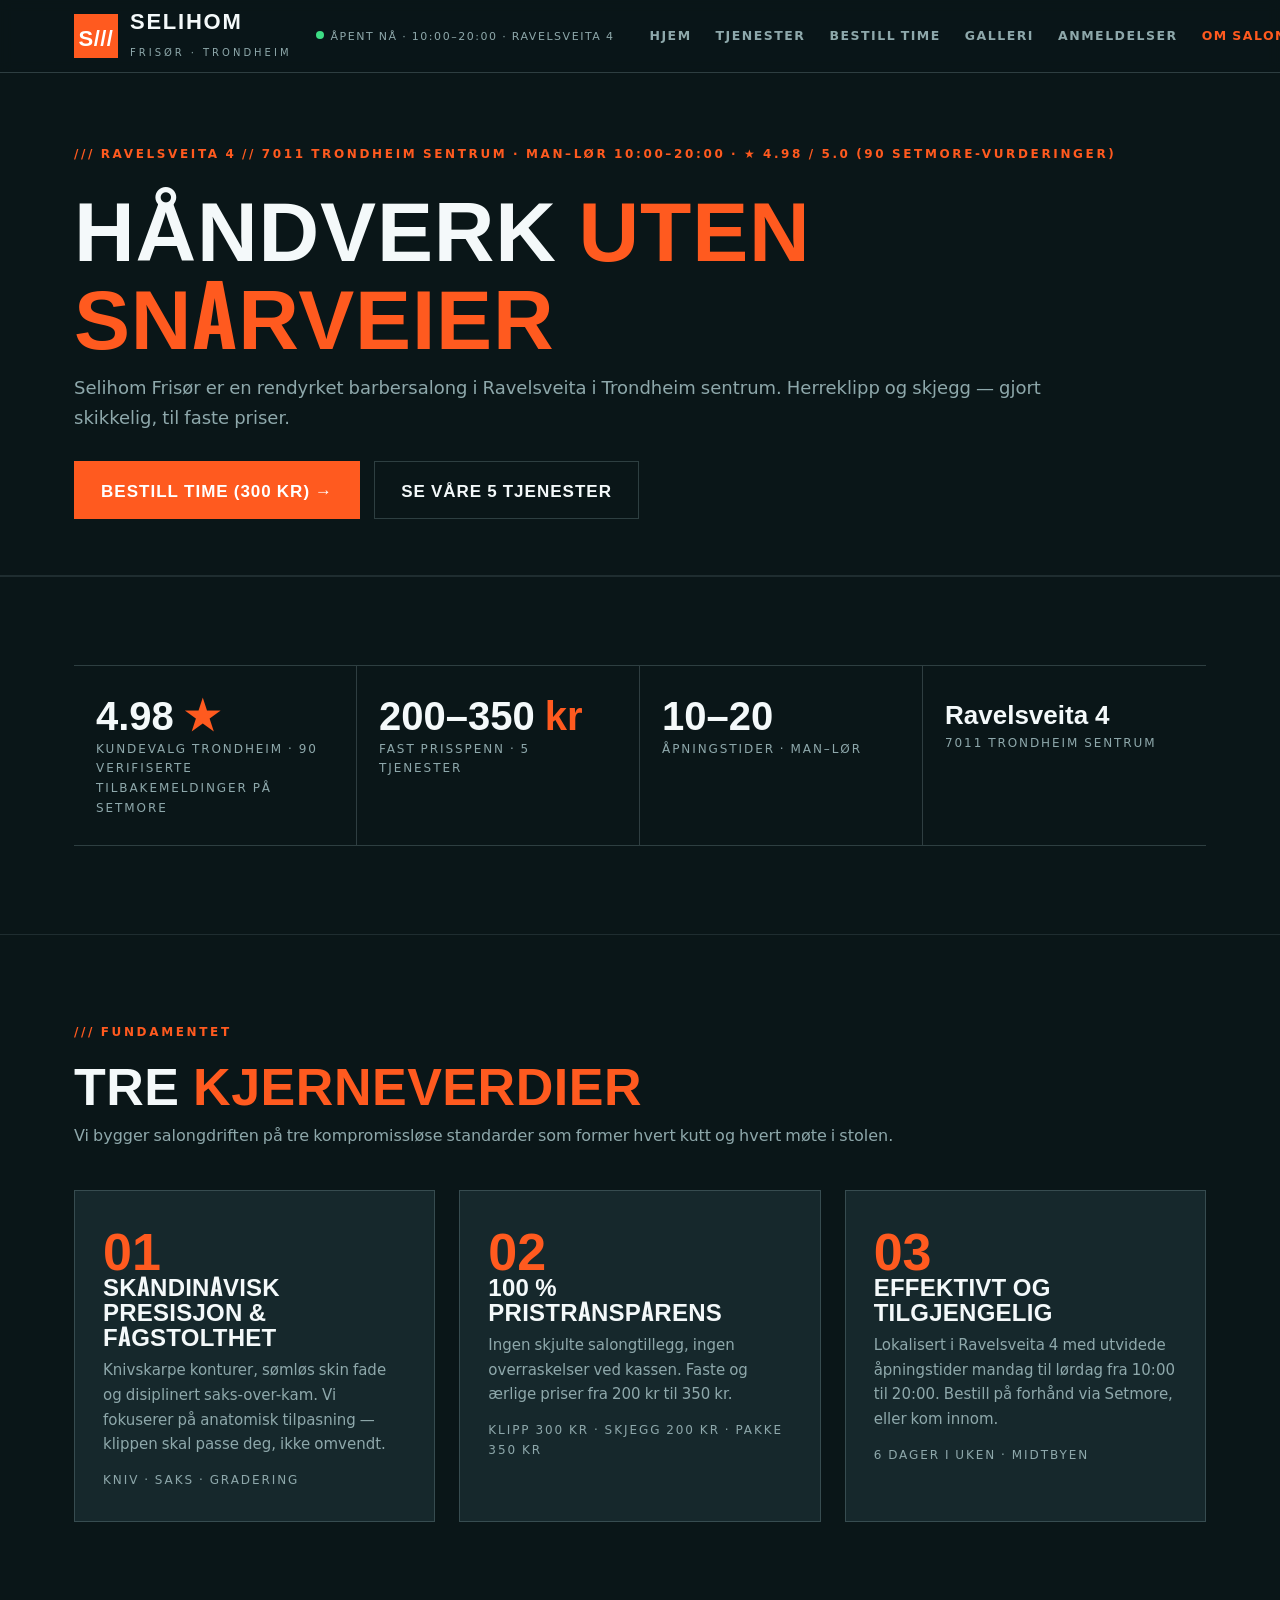
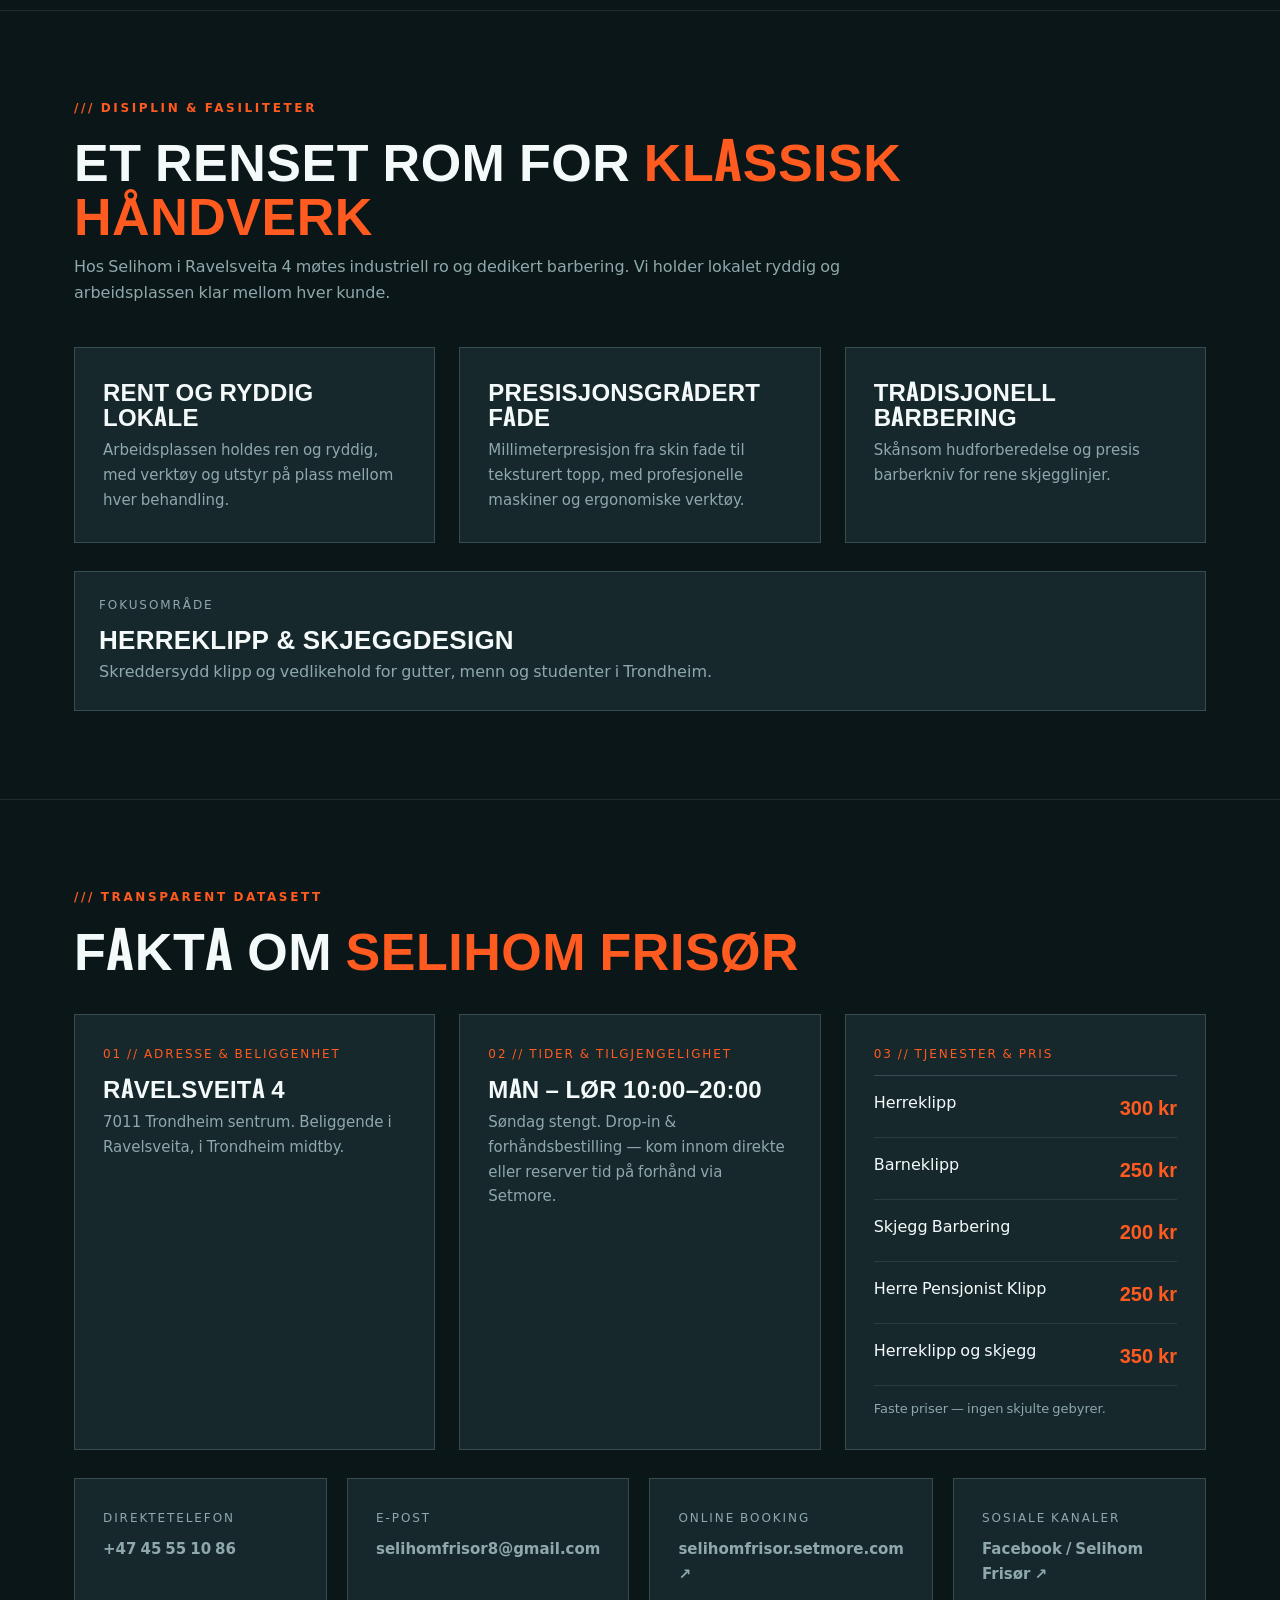
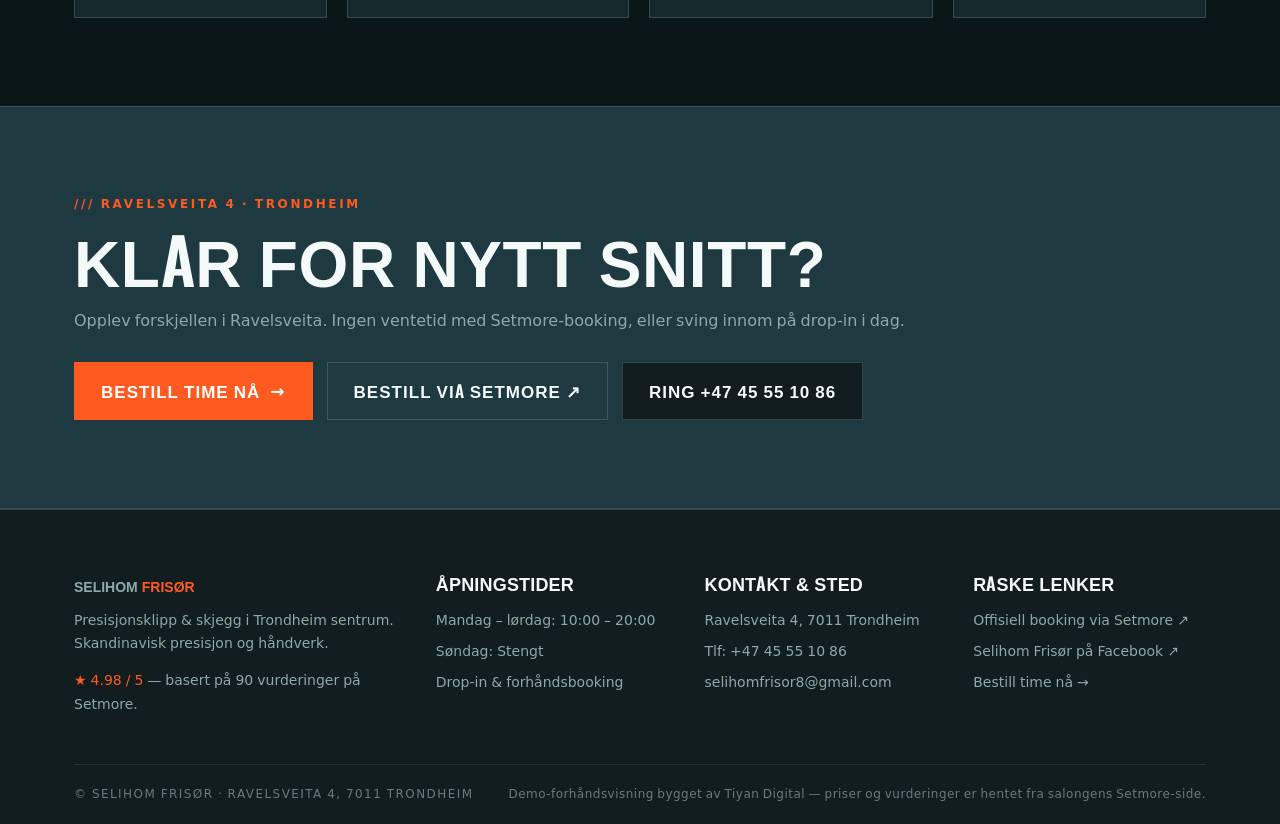
<file: om.html>
<!DOCTYPE html>
<html lang="nb">
<head>
<meta charset="utf-8">
<meta name="viewport" content="width=device-width, initial-scale=1">
<title>Om salongen — Selihom Frisør, Trondheim</title>
<meta name="description" content="Selihom Frisør i Ravelsveita 4, Trondheim sentrum. Herreklipp og skjegg til faste priser, mandag–lørdag 10:00–20:00.">
<meta property="og:title" content="Om salongen — Selihom Frisør, Trondheim">
<meta property="og:description" content="Selihom Frisør i Ravelsveita 4, Trondheim sentrum. Herreklipp og skjegg til faste priser, mandag–lørdag 10:00–20:00.">
<meta property="og:type" content="website">
<link rel="stylesheet" href="assets/css/main.css">

</head>
<body>
<a href="#main" style="position:absolute;left:-9999px">Hopp til innhold</a>
<header class="site-header">
  <div class="header-inner">
    <a class="brand" href="index.html" aria-label="Selihom Frisør — Hjem">
      <span class="brand-mark" aria-hidden="true">S///</span>
      <span><span class="brand-name">Selihom</span><br><span class="brand-sub">Frisør · Trondheim</span></span>
    </a>
    <p class="header-status" data-open-status><span class="dot" aria-hidden="true"></span><span data-open-label>Åpent i dag 10:00–20:00</span> · Ravelsveita 4</p>
    <button class="nav-toggle" type="button" aria-label="Åpne meny" aria-expanded="false">☰</button>
    <nav class="main-nav" aria-label="Hovedmeny"><ul><li><a href="index.html">Hjem</a></li><li><a href="tjenester.html">Tjenester</a></li><li><a href="booking.html">Bestill time</a></li><li><a href="galleri.html">Galleri</a></li><li><a href="anmeldelser.html">Anmeldelser</a></li><li><a href="om.html" class="active" aria-current="page">Om salongen</a></li><li><a href="frisorer.html">Frisører</a></li><li><a href="besok.html">Besøk oss</a></li><li><a href="faq.html">FAQ</a></li></ul></nav>
    <div class="header-cta">
      <a class="setmore-link" href="https://selihomfrisor.setmore.com/" target="_blank" rel="noopener">Setmore direkte ↗</a>
      <a class="btn" href="booking.html">Bestill time</a>
    </div>
  </div>
</header>
<main id="main">

<section class="page-hero"><div class="wrap">
  <p class="eyebrow">Ravelsveita 4 // 7011 Trondheim sentrum · Man–lør 10:00–20:00 · ★ 4.98 / 5.0 (90 Setmore-vurderinger)</p>
  <h1>Håndverk <span class="accent">uten snarveier</span></h1>
  <p class="lede">Selihom Frisør er en rendyrket barbersalong i Ravelsveita i Trondheim sentrum. Herreklipp og skjegg — gjort skikkelig, til faste priser.</p>
  <div style="margin-top:28px;display:flex;gap:14px;flex-wrap:wrap">
    <a class="btn" href="booking.html">Bestill time (300 kr) →</a>
    <a class="btn ghost" href="tjenester.html">Se våre 5 tjenester</a>
  </div>
</div></section>

<section><div class="wrap">
  <div class="stat-strip">
    <div><p class="n">4.98 <span class="accent">★</span></p><p class="l">Kundevalg Trondheim · 90 verifiserte tilbakemeldinger på Setmore</p></div>
    <div><p class="n">200–350 <span class="accent">kr</span></p><p class="l">Fast prisspenn · 5 tjenester</p></div>
    <div><p class="n">10–20</p><p class="l">Åpningstider · man–lør</p></div>
    <div><p class="n" style="font-size:26px;padding-top:8px">Ravelsveita 4</p><p class="l">7011 Trondheim sentrum</p></div>
  </div>
</div></section>

<section><div class="wrap">
  <div class="sec-head">
    <p class="eyebrow">Fundamentet</p>
    <h2>Tre <span class="accent">kjerneverdier</span></h2>
    <p class="lede">Vi bygger salongdriften på tre kompromissløse standarder som former hvert kutt og hvert møte i stolen.</p>
  </div>
  <div class="grid-3">
    <article class="card"><p class="big" style="color:var(--accent)">01</p><h3>Skandinavisk presisjon &amp; fagstolthet</h3><p>Knivskarpe konturer, sømløs skin fade og disiplinert saks-over-kam. Vi fokuserer på anatomisk tilpasning — klippen skal passe deg, ikke omvendt.</p><p style="margin-top:14px;font-size:12px;letter-spacing:.16em;text-transform:uppercase;color:var(--muted)">Kniv · Saks · Gradering</p></article>
    <article class="card"><p class="big" style="color:var(--accent)">02</p><h3>100 % pristransparens</h3><p>Ingen skjulte salongtillegg, ingen overraskelser ved kassen. Faste og ærlige priser fra 200 kr til 350 kr.</p><p style="margin-top:14px;font-size:12px;letter-spacing:.16em;text-transform:uppercase;color:var(--muted)">Klipp 300 kr · Skjegg 200 kr · Pakke 350 kr</p></article>
    <article class="card"><p class="big" style="color:var(--accent)">03</p><h3>Effektivt og tilgjengelig</h3><p>Lokalisert i Ravelsveita 4 med utvidede åpningstider mandag til lørdag fra 10:00 til 20:00. Bestill på forhånd via Setmore, eller kom innom.</p><p style="margin-top:14px;font-size:12px;letter-spacing:.16em;text-transform:uppercase;color:var(--muted)">6 dager i uken · Midtbyen</p></article>
  </div>
</div></section>

<section><div class="wrap">
  <div class="sec-head">
    <p class="eyebrow">Disiplin &amp; fasiliteter</p>
    <h2>Et renset rom for <span class="accent">klassisk håndverk</span></h2>
    <p class="lede">Hos Selihom i Ravelsveita 4 møtes industriell ro og dedikert barbering. Vi holder lokalet ryddig og arbeidsplassen klar mellom hver kunde.</p>
  </div>
  <div class="grid-3">
    <article class="card"><h3>Rent og ryddig lokale</h3><p>Arbeidsplassen holdes ren og ryddig, med verktøy og utstyr på plass mellom hver behandling.</p></article>
    <article class="card"><h3>Presisjonsgradert fade</h3><p>Millimeterpresisjon fra skin fade til teksturert topp, med profesjonelle maskiner og ergonomiske verktøy.</p></article>
    <article class="card"><h3>Tradisjonell barbering</h3><p>Skånsom hudforberedelse og presis barberkniv for rene skjegglinjer.</p></article>
  </div>
  <div style="margin-top:28px;border:1px solid var(--line);padding:24px;background:var(--panel2)">
    <p style="font-size:12px;letter-spacing:.16em;text-transform:uppercase;color:var(--muted)">Fokusområde</p>
    <h3 style="font-size:26px;margin:8px 0">Herreklipp &amp; skjeggdesign</h3>
    <p class="lede">Skreddersydd klipp og vedlikehold for gutter, menn og studenter i Trondheim.</p>
  </div>
</div></section>

<section><div class="wrap">
  <div class="sec-head">
    <p class="eyebrow">Transparent datasett</p>
    <h2>Fakta om <span class="accent">Selihom Frisør</span></h2>
  </div>
  <div class="grid-3">
    <article class="card"><p style="font-size:12px;letter-spacing:.16em;text-transform:uppercase;color:var(--accent)">01 // Adresse &amp; beliggenhet</p><h3 style="margin-top:10px">Ravelsveita 4</h3><p>7011 Trondheim sentrum. Beliggende i Ravelsveita, i Trondheim midtby.</p></article>
    <article class="card"><p style="font-size:12px;letter-spacing:.16em;text-transform:uppercase;color:var(--accent)">02 // Tider &amp; tilgjengelighet</p><h3 style="margin-top:10px">Man – lør 10:00–20:00</h3><p>Søndag stengt. Drop-in &amp; forhåndsbestilling — kom innom direkte eller reserver tid på forhånd via Setmore.</p></article>
    <article class="card"><p style="font-size:12px;letter-spacing:.16em;text-transform:uppercase;color:var(--accent)">03 // Tjenester &amp; pris</p>
      <div class="price-table" style="margin-top:10px">
        <div class="pt-row"><span>Herreklipp</span><span class="pr">300 kr</span></div>
        <div class="pt-row"><span>Barneklipp</span><span class="pr">250 kr</span></div>
        <div class="pt-row"><span>Skjegg Barbering</span><span class="pr">200 kr</span></div>
        <div class="pt-row"><span>Herre Pensjonist Klipp</span><span class="pr">250 kr</span></div>
        <div class="pt-row"><span>Herreklipp og skjegg</span><span class="pr">350 kr</span></div>
      </div>
      <p style="margin-top:12px;font-size:13px;color:var(--muted)">Faste priser — ingen skjulte gebyrer.</p>
    </article>
  </div>
  <div style="margin-top:28px;display:grid;grid-template-columns:repeat(4,1fr);gap:20px" class="contact-strip">
    <div class="card"><p style="font-size:12px;letter-spacing:.16em;text-transform:uppercase;color:var(--muted)">Direktetelefon</p><p style="margin-top:8px"><a href="tel:+4745551086" style="font-weight:600">+47 45 55 10 86</a></p></div>
    <div class="card"><p style="font-size:12px;letter-spacing:.16em;text-transform:uppercase;color:var(--muted)">E-post</p><p style="margin-top:8px"><a href="mailto:selihomfrisor8@gmail.com" style="font-weight:600">selihomfrisor8@gmail.com</a></p></div>
    <div class="card"><p style="font-size:12px;letter-spacing:.16em;text-transform:uppercase;color:var(--muted)">Online booking</p><p style="margin-top:8px"><a href="https://selihomfrisor.setmore.com/" target="_blank" rel="noopener" style="font-weight:600">selihomfrisor.setmore.com ↗</a></p></div>
    <div class="card"><p style="font-size:12px;letter-spacing:.16em;text-transform:uppercase;color:var(--muted)">Sosiale kanaler</p><p style="margin-top:8px"><a href="https://www.facebook.com/p/Selihom-Frisør-100063458654895" target="_blank" rel="noopener" style="font-weight:600">Facebook / Selihom Frisør ↗</a></p></div>
  </div>
</div></section>
<section class="cta-band"><div class="wrap">
  <p class="eyebrow">Ravelsveita 4 · Trondheim</p>
  <h2>Klar for nytt snitt?</h2>
  <p class="lede">Opplev forskjellen i Ravelsveita. Ingen ventetid med Setmore-booking, eller sving innom på drop-in i dag.</p>
  <div class="actions">
    <a class="btn" href="booking.html">Bestill time nå <span class="arr">→</span></a>
    <a class="btn ghost" href="https://selihomfrisor.setmore.com/" target="_blank" rel="noopener">Bestill via Setmore ↗</a>
    <a class="btn dark" href="tel:+4745551086">Ring +47 45 55 10 86</a>
  </div>
</div></section>
</main>
<footer class="site-footer">
  <div class="wrap">
    <div class="foot-grid">
      <div>
        <p class="foot-brand">Selihom <span class="accent">Frisør</span></p>
        <p style="margin-top:12px">Presisjonsklipp &amp; skjegg i Trondheim sentrum. Skandinavisk presisjon og håndverk.</p>
        <p style="margin-top:14px"><span style="color:var(--accent)">★ 4.98 / 5</span> — basert på 90 vurderinger på Setmore.</p>
      </div>
      <div>
        <h3>Åpningstider</h3>
        <ul>
          <li>Mandag – lørdag: 10:00 – 20:00</li>
          <li>Søndag: Stengt</li>
          <li>Drop-in &amp; forhåndsbooking</li>
        </ul>
      </div>
      <div>
        <h3>Kontakt &amp; sted</h3>
        <ul>
          <li>Ravelsveita 4, 7011 Trondheim</li>
          <li><a href="tel:+4745551086">Tlf: +47 45 55 10 86</a></li>
          <li><a href="mailto:selihomfrisor8@gmail.com">selihomfrisor8@gmail.com</a></li>
        </ul>
      </div>
      <div>
        <h3>Raske lenker</h3>
        <ul>
          <li><a href="https://selihomfrisor.setmore.com/" target="_blank" rel="noopener">Offisiell booking via Setmore ↗</a></li>
          <li><a href="https://www.facebook.com/p/Selihom-Fris%C3%B8r-100063458654895" target="_blank" rel="noopener">Selihom Frisør på Facebook ↗</a></li>
          <li><a href="booking.html">Bestill time nå →</a></li>
        </ul>
      </div>
    </div>
    <div class="foot-bottom">
      <span>© Selihom Frisør · Ravelsveita 4, 7011 Trondheim</span>
      <span class="demo-note">Demo-forhåndsvisning bygget av Tiyan Digital — priser og vurderinger er hentet fra salongens Setmore-side.</span>
    </div>
  </div>
</footer>
<script src="assets/js/main.js"></script>
</body>
</html>
</file>
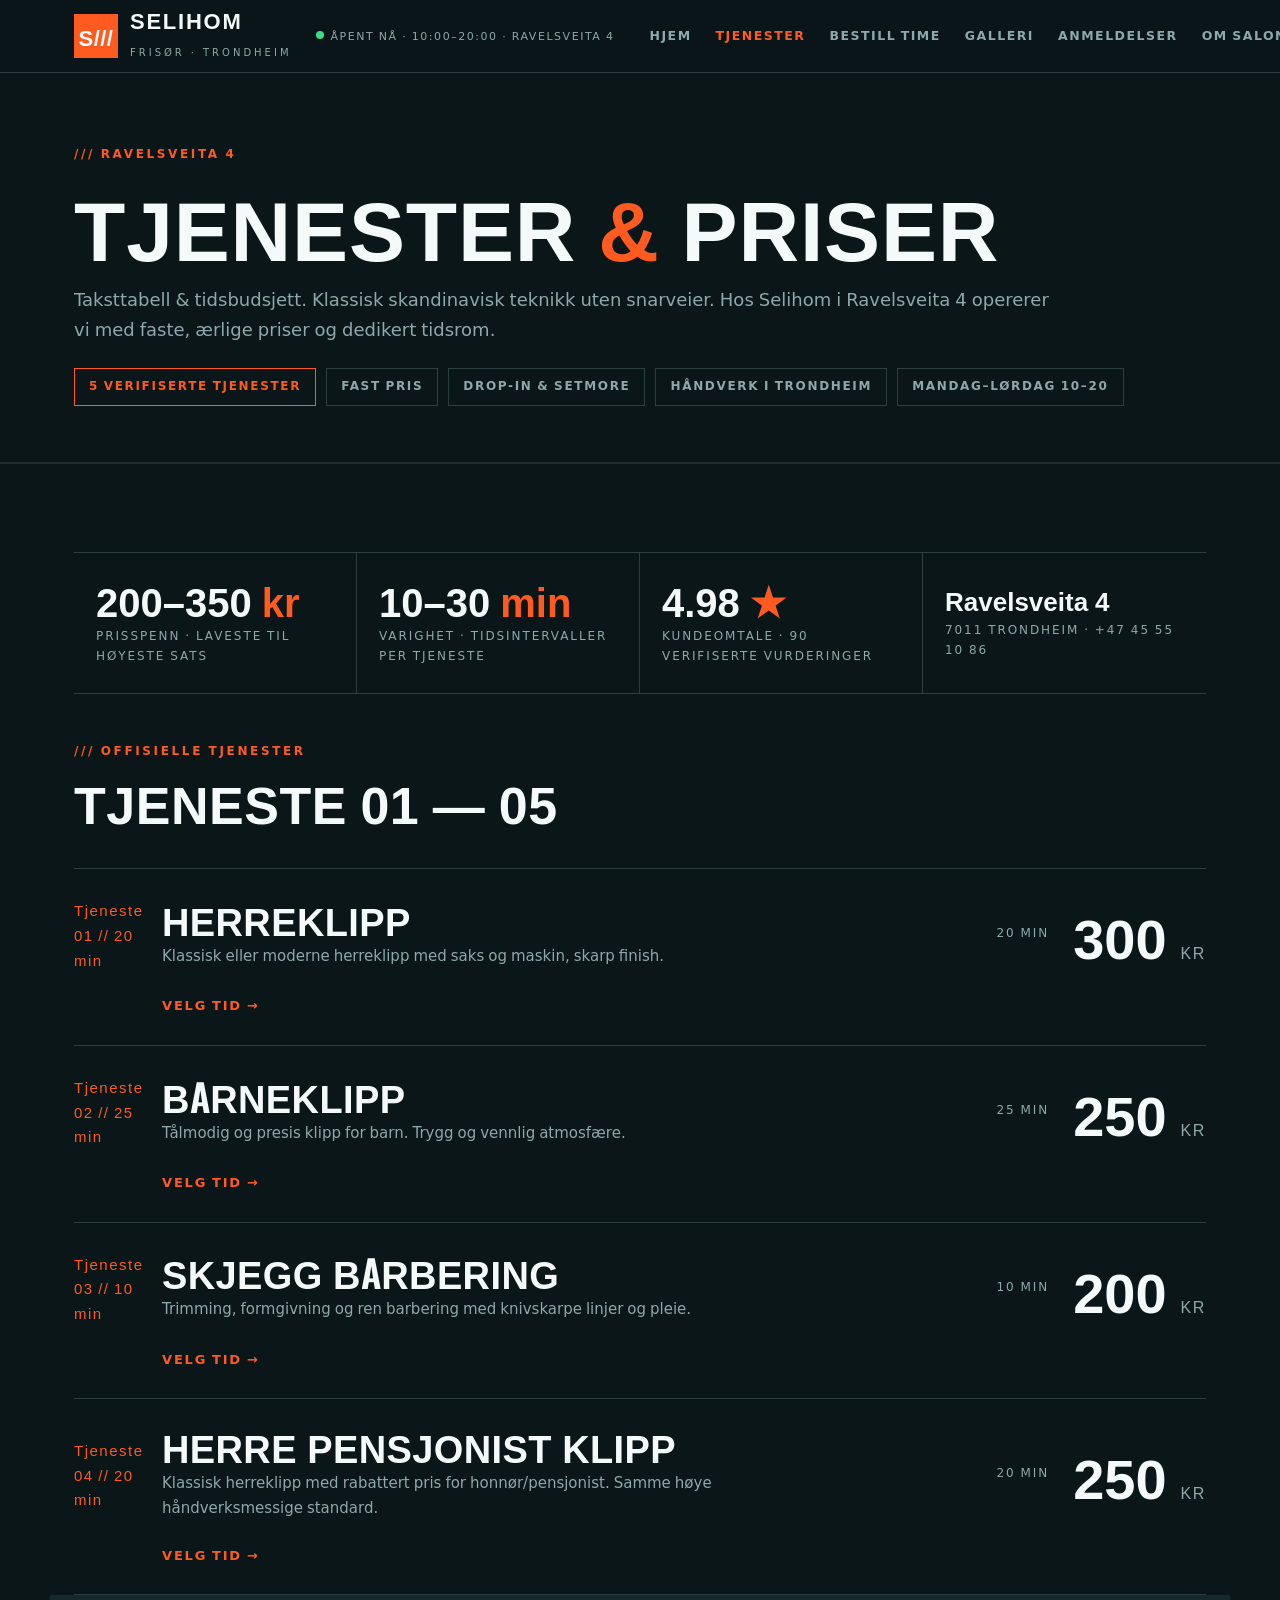
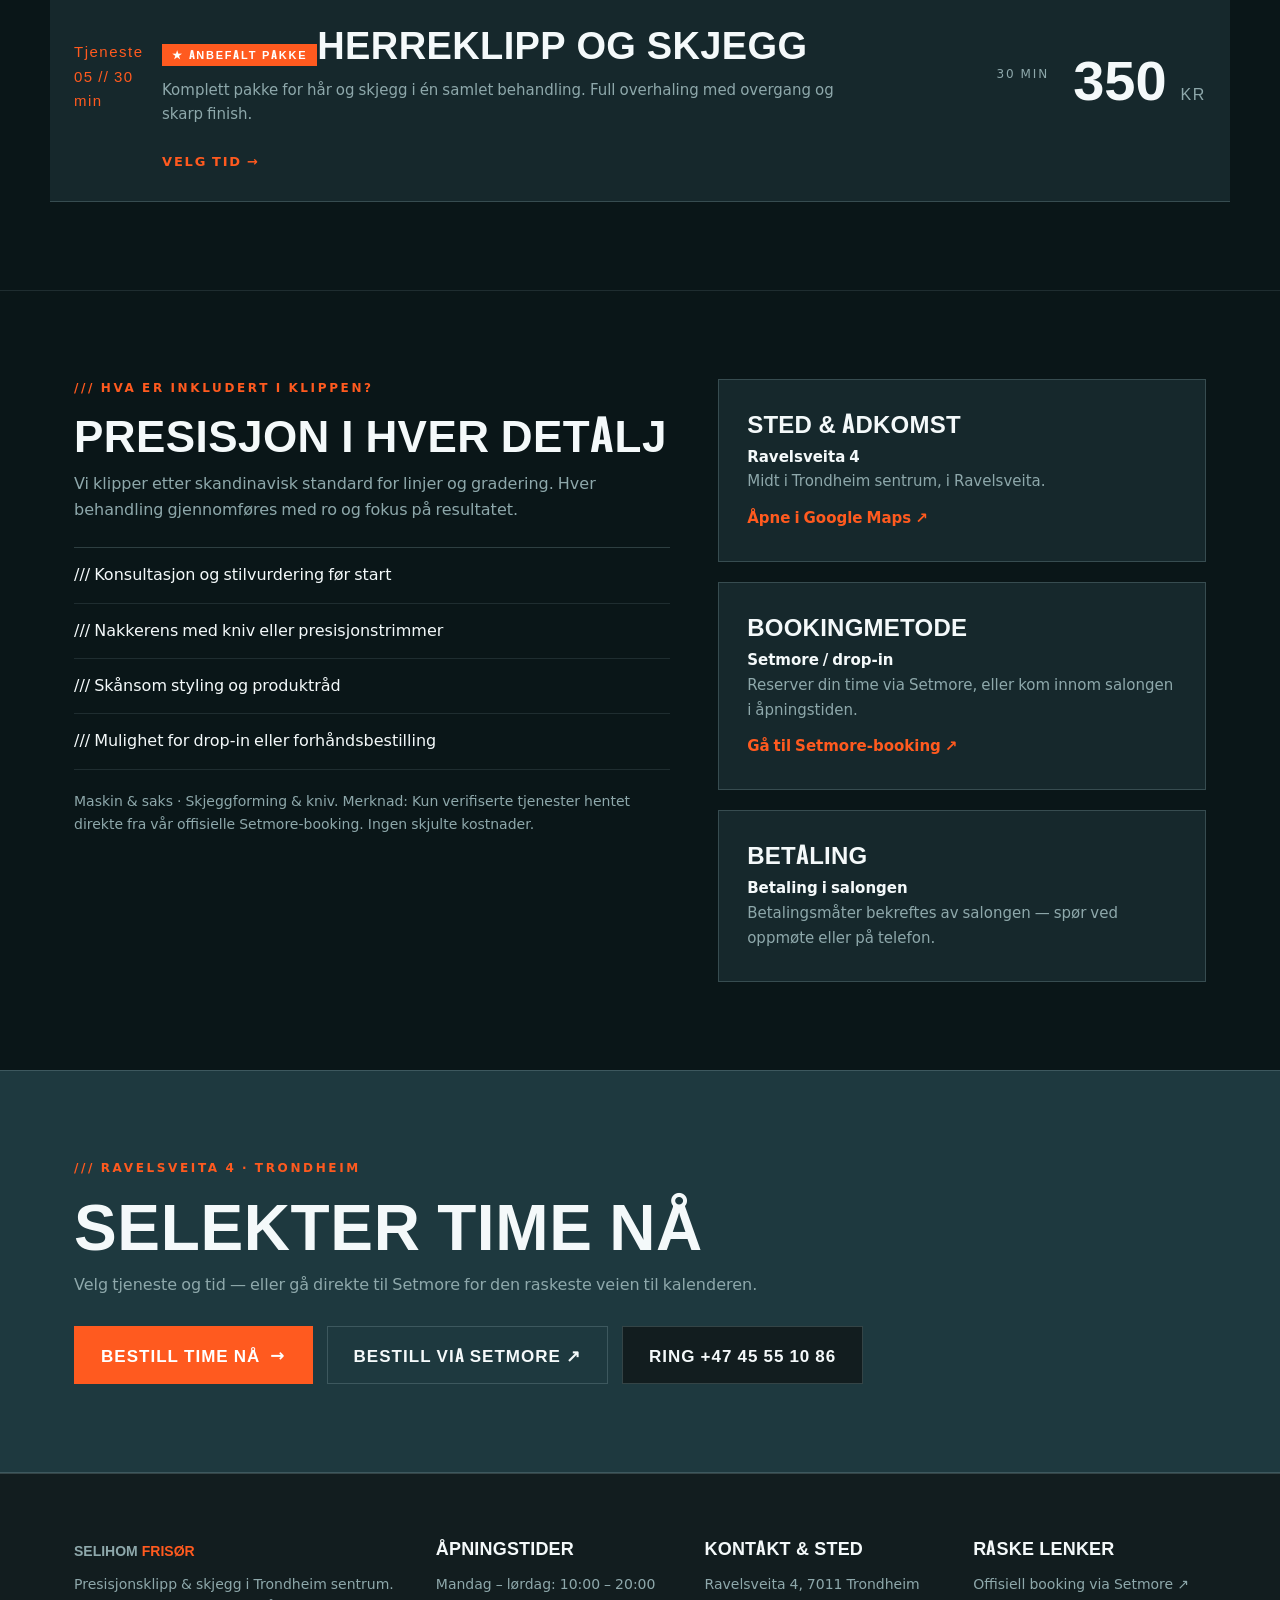
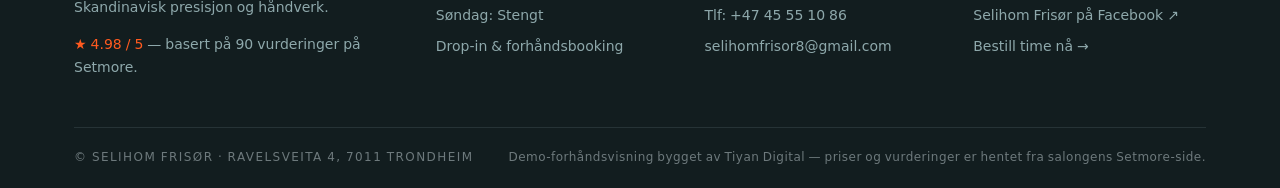
<file: tjenester.html>
<!DOCTYPE html>
<html lang="nb">
<head>
<meta charset="utf-8">
<meta name="viewport" content="width=device-width, initial-scale=1">
<title>Tjenester & priser — Selihom Frisør, Trondheim</title>
<meta name="description" content="Alle 5 tjenester med faste priser: Herreklipp 300 kr, Barneklipp 250 kr, Skjegg Barbering 200 kr, Herre Pensjonist Klipp 250 kr, Herreklipp og skjegg 350 kr.">
<meta property="og:title" content="Tjenester & priser — Selihom Frisør, Trondheim">
<meta property="og:description" content="Alle 5 tjenester med faste priser: Herreklipp 300 kr, Barneklipp 250 kr, Skjegg Barbering 200 kr, Herre Pensjonist Klipp 250 kr, Herreklipp og skjegg 350 kr.">
<meta property="og:type" content="website">
<link rel="stylesheet" href="assets/css/main.css">

</head>
<body>
<a href="#main" style="position:absolute;left:-9999px">Hopp til innhold</a>
<header class="site-header">
  <div class="header-inner">
    <a class="brand" href="index.html" aria-label="Selihom Frisør — Hjem">
      <span class="brand-mark" aria-hidden="true">S///</span>
      <span><span class="brand-name">Selihom</span><br><span class="brand-sub">Frisør · Trondheim</span></span>
    </a>
    <p class="header-status" data-open-status><span class="dot" aria-hidden="true"></span><span data-open-label>Åpent i dag 10:00–20:00</span> · Ravelsveita 4</p>
    <button class="nav-toggle" type="button" aria-label="Åpne meny" aria-expanded="false">☰</button>
    <nav class="main-nav" aria-label="Hovedmeny"><ul><li><a href="index.html">Hjem</a></li><li><a href="tjenester.html" class="active" aria-current="page">Tjenester</a></li><li><a href="booking.html">Bestill time</a></li><li><a href="galleri.html">Galleri</a></li><li><a href="anmeldelser.html">Anmeldelser</a></li><li><a href="om.html">Om salongen</a></li><li><a href="frisorer.html">Frisører</a></li><li><a href="besok.html">Besøk oss</a></li><li><a href="faq.html">FAQ</a></li></ul></nav>
    <div class="header-cta">
      <a class="setmore-link" href="https://selihomfrisor.setmore.com/" target="_blank" rel="noopener">Setmore direkte ↗</a>
      <a class="btn" href="booking.html">Bestill time</a>
    </div>
  </div>
</header>
<main id="main">

<section class="page-hero"><div class="wrap">
  <p class="eyebrow">Ravelsveita 4</p>
  <h1>Tjenester <span class="accent">&amp;</span> priser</h1>
  <p class="lede">Taksttabell &amp; tidsbudsjett. Klassisk skandinavisk teknikk uten snarveier. Hos Selihom i Ravelsveita 4 opererer vi med faste, ærlige priser og dedikert tidsrom.</p>
  <div class="badges">
    <span class="badge hot">5 verifiserte tjenester</span><span class="badge">Fast pris</span>
    <span class="badge">Drop-in &amp; Setmore</span><span class="badge">Håndverk i Trondheim</span>
    <span class="badge">Mandag–lørdag 10–20</span>
  </div>
</div></section>

<section><div class="wrap">
  <div class="stat-strip" style="margin-bottom:48px">
    <div><p class="n">200–350 <span class="accent">kr</span></p><p class="l">Prisspenn · laveste til høyeste sats</p></div>
    <div><p class="n">10–30 <span class="accent">min</span></p><p class="l">Varighet · tidsintervaller per tjeneste</p></div>
    <div><p class="n">4.98 <span class="accent">★</span></p><p class="l">Kundeomtale · 90 verifiserte vurderinger</p></div>
    <div><p class="n" style="font-size:26px;padding-top:8px">Ravelsveita 4</p><p class="l">7011 Trondheim · +47 45 55 10 86</p></div>
  </div>
  <div class="sec-head">
    <p class="eyebrow">Offisielle tjenester</p>
    <h2>Tjeneste 01 — 05</h2>
  </div>
  <div class="price-list">
<article class="price-row">
  <span class="no">Tjeneste 01 // 20 min</span>
  <div><h3>Herreklipp</h3><p class="desc">Klassisk eller moderne herreklipp med saks og maskin, skarp finish.</p></div>
  <span class="dur">20 min</span>
  <p class="price">300 <small>KR</small></p>
  <a class="go" href="booking.html">Velg tid →</a>
</article>
<article class="price-row">
  <span class="no">Tjeneste 02 // 25 min</span>
  <div><h3>Barneklipp</h3><p class="desc">Tålmodig og presis klipp for barn. Trygg og vennlig atmosfære.</p></div>
  <span class="dur">25 min</span>
  <p class="price">250 <small>KR</small></p>
  <a class="go" href="booking.html">Velg tid →</a>
</article>
<article class="price-row">
  <span class="no">Tjeneste 03 // 10 min</span>
  <div><h3>Skjegg Barbering</h3><p class="desc">Trimming, formgivning og ren barbering med knivskarpe linjer og pleie.</p></div>
  <span class="dur">10 min</span>
  <p class="price">200 <small>KR</small></p>
  <a class="go" href="booking.html">Velg tid →</a>
</article>
<article class="price-row">
  <span class="no">Tjeneste 04 // 20 min</span>
  <div><h3>Herre Pensjonist Klipp</h3><p class="desc">Klassisk herreklipp med rabattert pris for honnør/pensjonist. Samme høye håndverksmessige standard.</p></div>
  <span class="dur">20 min</span>
  <p class="price">250 <small>KR</small></p>
  <a class="go" href="booking.html">Velg tid →</a>
</article>
<article class="price-row featured">
  <span class="no">Tjeneste 05 // 30 min</span>
  <div><h3><span class="tag">★ Anbefalt pakke</span>Herreklipp og skjegg</h3><p class="desc">Komplett pakke for hår og skjegg i én samlet behandling. Full overhaling med overgang og skarp finish.</p></div>
  <span class="dur">30 min</span>
  <p class="price">350 <small>KR</small></p>
  <a class="go" href="booking.html">Velg tid →</a>
</article>
  </div>
</div></section>

<section><div class="wrap"><div class="split">
  <div>
    <p class="eyebrow">Hva er inkludert i klippen?</p>
    <h2 style="font-size:clamp(28px,4vw,44px);margin:12px 0 14px">Presisjon i <span class="accent">hver detalj</span></h2>
    <p class="lede">Vi klipper etter skandinavisk standard for linjer og gradering. Hver behandling gjennomføres med ro og fokus på resultatet.</p>
    <ul style="list-style:none;margin-top:24px;display:grid;gap:0;border-top:1px solid var(--line)">
      <li style="padding:14px 0;border-bottom:1px solid var(--line-soft)">/// Konsultasjon og stilvurdering før start</li>
      <li style="padding:14px 0;border-bottom:1px solid var(--line-soft)">/// Nakkerens med kniv eller presisjonstrimmer</li>
      <li style="padding:14px 0;border-bottom:1px solid var(--line-soft)">/// Skånsom styling og produktråd</li>
      <li style="padding:14px 0;border-bottom:1px solid var(--line-soft)">/// Mulighet for drop-in eller forhåndsbestilling</li>
    </ul>
    <p style="margin-top:20px;color:var(--muted);font-size:14px">Maskin &amp; saks · Skjeggforming &amp; kniv. Merknad: Kun verifiserte tjenester hentet direkte fra vår offisielle Setmore-booking. Ingen skjulte kostnader.</p>
  </div>
  <div style="display:grid;gap:20px">
    <div class="card"><h3>Sted &amp; adkomst</h3><p><strong style="color:var(--ink)">Ravelsveita 4</strong><br>Midt i Trondheim sentrum, i Ravelsveita.</p><p style="margin-top:12px"><a href="https://www.google.com/maps/search/?api=1&query=Ravelsveita+4%2C+7011+Trondheim" target="_blank" rel="noopener" style="color:var(--accent);font-weight:600">Åpne i Google Maps ↗</a></p></div>
    <div class="card"><h3>Bookingmetode</h3><p><strong style="color:var(--ink)">Setmore / drop-in</strong><br>Reserver din time via Setmore, eller kom innom salongen i åpningstiden.</p><p style="margin-top:12px"><a href="https://selihomfrisor.setmore.com/" target="_blank" rel="noopener" style="color:var(--accent);font-weight:600">Gå til Setmore-booking ↗</a></p></div>
    <div class="card"><h3>Betaling</h3><p><strong style="color:var(--ink)">Betaling i salongen</strong><br>Betalingsmåter bekreftes av salongen — spør ved oppmøte eller på telefon.</p></div>
  </div>
</div></div></section>
<section class="cta-band"><div class="wrap">
  <p class="eyebrow">Ravelsveita 4 · Trondheim</p>
  <h2>Selekter time nå</h2>
  <p class="lede">Velg tjeneste og tid — eller gå direkte til Setmore for den raskeste veien til kalenderen.</p>
  <div class="actions">
    <a class="btn" href="booking.html">Bestill time nå <span class="arr">→</span></a>
    <a class="btn ghost" href="https://selihomfrisor.setmore.com/" target="_blank" rel="noopener">Bestill via Setmore ↗</a>
    <a class="btn dark" href="tel:+4745551086">Ring +47 45 55 10 86</a>
  </div>
</div></section>
</main>
<footer class="site-footer">
  <div class="wrap">
    <div class="foot-grid">
      <div>
        <p class="foot-brand">Selihom <span class="accent">Frisør</span></p>
        <p style="margin-top:12px">Presisjonsklipp &amp; skjegg i Trondheim sentrum. Skandinavisk presisjon og håndverk.</p>
        <p style="margin-top:14px"><span style="color:var(--accent)">★ 4.98 / 5</span> — basert på 90 vurderinger på Setmore.</p>
      </div>
      <div>
        <h3>Åpningstider</h3>
        <ul>
          <li>Mandag – lørdag: 10:00 – 20:00</li>
          <li>Søndag: Stengt</li>
          <li>Drop-in &amp; forhåndsbooking</li>
        </ul>
      </div>
      <div>
        <h3>Kontakt &amp; sted</h3>
        <ul>
          <li>Ravelsveita 4, 7011 Trondheim</li>
          <li><a href="tel:+4745551086">Tlf: +47 45 55 10 86</a></li>
          <li><a href="mailto:selihomfrisor8@gmail.com">selihomfrisor8@gmail.com</a></li>
        </ul>
      </div>
      <div>
        <h3>Raske lenker</h3>
        <ul>
          <li><a href="https://selihomfrisor.setmore.com/" target="_blank" rel="noopener">Offisiell booking via Setmore ↗</a></li>
          <li><a href="https://www.facebook.com/p/Selihom-Fris%C3%B8r-100063458654895" target="_blank" rel="noopener">Selihom Frisør på Facebook ↗</a></li>
          <li><a href="booking.html">Bestill time nå →</a></li>
        </ul>
      </div>
    </div>
    <div class="foot-bottom">
      <span>© Selihom Frisør · Ravelsveita 4, 7011 Trondheim</span>
      <span class="demo-note">Demo-forhåndsvisning bygget av Tiyan Digital — priser og vurderinger er hentet fra salongens Setmore-side.</span>
    </div>
  </div>
</footer>
<script src="assets/js/main.js"></script>
</body>
</html>
</file>
<file: assets/css/main.css>
/* ============================================================
   SELIHOM FRISØR — "FJORD POSTER" design system
   Dark petrol-teal base, ice-white type, signal-orange accent.
   Fonts self-hosted (assets/fonts). No external requests.
   ============================================================ */
@font-face{font-family:'Oswald';font-style:normal;font-weight:400;font-display:swap;
  src:url('../fonts/Oswald-400-latin-ext.woff2') format('woff2'),url('../fonts/Oswald-400-latin.woff2') format('woff2');}
@font-face{font-family:'Oswald';font-style:normal;font-weight:500;font-display:swap;
  src:url('../fonts/Oswald-500-latin-ext.woff2') format('woff2'),url('../fonts/Oswald-500-latin.woff2') format('woff2');}
@font-face{font-family:'Oswald';font-style:normal;font-weight:600;font-display:swap;
  src:url('../fonts/Oswald-600-latin-ext.woff2') format('woff2'),url('../fonts/Oswald-600-latin.woff2') format('woff2');}
@font-face{font-family:'Oswald';font-style:normal;font-weight:700;font-display:swap;
  src:url('../fonts/Oswald-700-latin-ext.woff2') format('woff2'),url('../fonts/Oswald-700-latin.woff2') format('woff2');}
@font-face{font-family:'Space Grotesk';font-style:normal;font-weight:400;font-display:swap;
  src:url('../fonts/SpaceGrotesk-400-latin-ext.woff2') format('woff2'),url('../fonts/SpaceGrotesk-400-latin.woff2') format('woff2');}
@font-face{font-family:'Space Grotesk';font-style:normal;font-weight:500;font-display:swap;
  src:url('../fonts/SpaceGrotesk-500-latin-ext.woff2') format('woff2'),url('../fonts/SpaceGrotesk-500-latin.woff2') format('woff2');}
@font-face{font-family:'Space Grotesk';font-style:normal;font-weight:600;font-display:swap;
  src:url('../fonts/SpaceGrotesk-600-latin-ext.woff2') format('woff2'),url('../fonts/SpaceGrotesk-600-latin.woff2') format('woff2');}
@font-face{font-family:'Space Grotesk';font-style:normal;font-weight:700;font-display:swap;
  src:url('../fonts/SpaceGrotesk-700-latin-ext.woff2') format('woff2'),url('../fonts/SpaceGrotesk-700-latin.woff2') format('woff2');}

:root{
  --bg:#0a1618; --bg2:#121d1f; --panel:#1e393f; --panel2:#16282c;
  --ink:#f4f9fa; --muted:#8ea8ab; --muted2:#6d797c;
  --accent:#ff5a1f; --accent-dark:#d84100;
  --line:rgba(142,168,171,.28); --line-soft:rgba(142,168,171,.16);
  --display:'Oswald','Arial Narrow',sans-serif;
  --body:'Space Grotesk','Segoe UI',system-ui,sans-serif;
  --wrap:1180px;
}
*,*::before,*::after{box-sizing:border-box;margin:0;padding:0}
html{scroll-behavior:smooth}
body{background:var(--bg);color:var(--ink);font-family:var(--body);font-size:16px;line-height:1.65;
  -webkit-font-smoothing:antialiased;overflow-x:hidden}
img{max-width:100%;height:auto;display:block}
a{color:inherit;text-decoration:none}
a:focus-visible,button:focus-visible,input:focus-visible,select:focus-visible,textarea:focus-visible{outline:2px solid var(--accent);outline-offset:2px}
::selection{background:var(--accent);color:#fff}
h1,h2,h3,.display{font-family:var(--display);font-weight:600;text-transform:uppercase;line-height:1.05;letter-spacing:.01em}
.wrap{max-width:var(--wrap);margin:0 auto;padding:0 24px}
.eyebrow{font-size:12px;font-weight:600;letter-spacing:.22em;text-transform:uppercase;color:var(--accent)}
.eyebrow::before{content:"/// ";color:var(--accent)}
.lede{color:var(--muted);max-width:62ch}
section{padding:88px 0}
section + section{border-top:1px solid var(--line-soft)}
.sec-head{margin-bottom:40px}
.sec-head h2{font-size:clamp(30px,4.4vw,52px);margin:12px 0 14px}
.sec-head h2 .accent{color:var(--accent)}

/* ---------- buttons ---------- */
.btn{display:inline-flex;align-items:center;justify-content:center;gap:10px;min-height:52px;
  padding:14px 26px;font-family:var(--display);font-weight:600;font-size:17px;letter-spacing:.06em;
  text-transform:uppercase;border:1px solid transparent;cursor:pointer;background:var(--accent);color:#fff;
  transition:background .15s ease,transform .15s ease}
.btn:hover{background:var(--accent-dark)}
.btn:active{transform:translateY(1px)}
.btn.ghost{background:transparent;border-color:var(--line);color:var(--ink)}
.btn.ghost:hover{border-color:var(--accent);color:var(--accent)}
.btn.dark{background:var(--bg2);border-color:var(--line);color:var(--ink)}
.btn.block{width:100%}
.btn .arr{font-family:var(--body);font-weight:700}

/* ---------- header ---------- */
.site-header{position:sticky;top:0;z-index:100;background:rgba(10,22,24,.96);border-bottom:1px solid var(--line);
  backdrop-filter:blur(6px)}
.header-inner{max-width:var(--wrap);margin:0 auto;padding:0 24px;display:flex;align-items:center;gap:24px;min-height:72px}
.brand{display:flex;align-items:center;gap:12px;flex-shrink:0}
.brand-mark{width:44px;height:44px;background:var(--accent);color:#fff;display:flex;align-items:center;justify-content:center;
  font-family:var(--display);font-weight:700;font-size:22px;letter-spacing:.02em}
.brand-name{font-family:var(--display);font-weight:700;font-size:22px;letter-spacing:.08em;text-transform:uppercase;line-height:1}
.brand-sub{font-size:10px;letter-spacing:.3em;color:var(--muted);text-transform:uppercase;margin-top:3px}
.header-status{font-size:11px;letter-spacing:.14em;text-transform:uppercase;color:var(--muted);white-space:nowrap}
.header-status .dot{display:inline-block;width:8px;height:8px;background:#3ddc84;border-radius:50%;margin-right:7px;vertical-align:1px}
.header-status.closed .dot{background:var(--accent)}
.main-nav{margin-left:auto}
.main-nav ul{display:flex;list-style:none;gap:2px}
.main-nav a{display:block;padding:10px 11px;font-size:12.5px;font-weight:600;letter-spacing:.12em;text-transform:uppercase;color:var(--muted);white-space:nowrap}
.main-nav a:hover{color:var(--ink)}
.main-nav a.active{color:var(--accent)}
.header-cta{display:flex;align-items:center;gap:14px;flex-shrink:0}
.header-cta .btn{min-height:46px;padding:10px 18px;font-size:15px}
.setmore-link{font-size:12px;font-weight:600;letter-spacing:.12em;text-transform:uppercase;color:var(--muted);white-space:nowrap}
.setmore-link:hover{color:var(--accent)}
.nav-toggle{display:none;background:none;border:1px solid var(--line);color:var(--ink);width:46px;height:46px;
  font-size:20px;cursor:pointer;margin-left:auto}

/* ---------- hero ---------- */
.hero{position:relative;padding:0;overflow:hidden}
.hero-media{position:absolute;inset:0}
.hero-media img{width:100%;height:100%;object-fit:cover;object-position:center 30%;filter:saturate(.72) brightness(.5)}
.hero-media::after{content:"";position:absolute;inset:0;background:linear-gradient(180deg,rgba(10,22,24,.55),rgba(10,22,24,.35) 45%,var(--bg) 98%)}
.hero-inner{position:relative;z-index:2;padding:110px 24px 90px}
.hero h1{font-size:clamp(56px,11.5vw,148px);line-height:.95;letter-spacing:.005em}
.hero h1 .accent{color:var(--accent)}
.hero-sub{margin-top:22px;font-size:clamp(17px,2vw,21px);color:#d8e5e7;max-width:56ch}
.hero-price{margin-top:26px;display:flex;align-items:baseline;gap:14px;flex-wrap:wrap}
.hero-price .num{font-family:var(--display);font-weight:700;font-size:clamp(44px,6vw,72px);line-height:1;color:var(--accent)}
.hero-price .lbl{font-family:var(--display);font-size:18px;letter-spacing:.14em;text-transform:uppercase;color:var(--ink)}
.hero-actions{margin-top:34px;display:flex;gap:14px;flex-wrap:wrap}
.hero-meta{margin-top:44px;display:flex;gap:0;flex-wrap:wrap;border-top:1px solid rgba(244,249,250,.25)}
.hero-meta div{padding:18px 28px 0 0;margin-right:28px;border-right:1px solid rgba(244,249,250,.18)}
.hero-meta div:last-child{border-right:0}
.hero-meta .k{font-family:var(--display);font-size:26px;font-weight:600;text-transform:uppercase}
.hero-meta .v{font-size:12px;letter-spacing:.14em;text-transform:uppercase;color:var(--muted)}

/* page hero (inner pages) */
.page-hero{padding:72px 0 56px;border-bottom:1px solid var(--line-soft)}
.page-hero h1{font-size:clamp(42px,7vw,84px);margin:14px 0 18px}
.page-hero h1 .accent{color:var(--accent)}
.page-hero .lede{font-size:18px}
.badges{display:flex;gap:10px;flex-wrap:wrap;margin-top:24px}
.badge{border:1px solid var(--line);padding:8px 14px;font-size:12px;font-weight:600;letter-spacing:.14em;text-transform:uppercase;color:var(--muted)}
.badge.hot{border-color:var(--accent);color:var(--accent)}

/* ---------- price / service rows ---------- */
.price-list{border-top:1px solid var(--line)}
.price-row{display:grid;grid-template-columns:64px 1fr auto auto;gap:24px;align-items:center;
  padding:28px 0;border-bottom:1px solid var(--line)}
.price-row .no{font-family:var(--display);font-size:15px;color:var(--accent);letter-spacing:.1em}
.price-row h3{font-size:clamp(24px,3.4vw,38px)}
.price-row .desc{color:var(--muted);font-size:15px;margin-top:4px;max-width:52ch}
.price-row .dur{font-size:12px;letter-spacing:.16em;text-transform:uppercase;color:var(--muted);text-align:right}
.price-row .price{font-family:var(--display);font-weight:700;font-size:clamp(38px,5vw,56px);line-height:1;text-align:right}
.price-row .price small{font-size:16px;color:var(--muted);font-weight:500;letter-spacing:.1em}
.price-row .go{grid-column:2/5;font-size:13px;font-weight:600;letter-spacing:.14em;text-transform:uppercase;color:var(--accent)}
.price-row.featured{background:var(--panel2);margin:0 -24px;padding:28px 24px;border-bottom:1px solid var(--line)}
.tag{display:inline-block;background:var(--accent);color:#fff;font-size:11px;font-weight:700;letter-spacing:.16em;
  text-transform:uppercase;padding:5px 10px;margin-bottom:8px}

/* ---------- cards / grids ---------- */
.grid-3{display:grid;grid-template-columns:repeat(3,1fr);gap:24px}
.grid-2{display:grid;grid-template-columns:repeat(2,1fr);gap:24px}
.grid-4{display:grid;grid-template-columns:repeat(4,1fr);gap:20px}
.card{background:var(--panel2);border:1px solid var(--line);padding:30px 28px}
.card h3{font-size:24px;margin-bottom:10px}
.card p{color:var(--muted);font-size:15px}
.card .big{font-family:var(--display);font-weight:700;font-size:52px;line-height:1}
.card .big small{font-size:16px;color:var(--muted);font-weight:500}
.stat-strip{display:grid;grid-template-columns:repeat(4,1fr);border-top:1px solid var(--line);border-bottom:1px solid var(--line)}
.stat-strip>div{padding:26px 22px;border-right:1px solid var(--line)}
.stat-strip>div:last-child{border-right:0}
.stat-strip .n{font-family:var(--display);font-weight:700;font-size:40px;line-height:1}
.stat-strip .n .accent{color:var(--accent)}
.stat-strip .l{font-size:12px;letter-spacing:.16em;text-transform:uppercase;color:var(--muted);margin-top:8px}

/* reviews */
.review-card{background:var(--panel2);border:1px solid var(--line);padding:30px 28px;display:flex;flex-direction:column;gap:14px}
.review-card .stars{color:var(--accent);letter-spacing:.2em;font-size:18px}
.review-card blockquote{font-family:var(--display);font-size:22px;font-weight:500;text-transform:uppercase;line-height:1.25}
.review-card .who{font-size:13px;letter-spacing:.14em;text-transform:uppercase;color:var(--muted)}
.review-card .who b{color:var(--ink)}
.rating-big{font-family:var(--display);font-weight:700;font-size:clamp(90px,16vw,170px);line-height:.9}
.rating-big .accent{color:var(--accent)}

/* gallery */
.notice{border:1px solid var(--accent);background:rgba(255,90,31,.08);padding:22px 24px;margin-bottom:36px}
.notice h3{color:var(--accent);font-size:20px;margin-bottom:6px}
.notice p{color:var(--muted);font-size:15px}
.filters{display:flex;gap:10px;flex-wrap:wrap;margin-bottom:32px}
.filter-btn{background:transparent;border:1px solid var(--line);color:var(--muted);font-family:var(--body);
  font-size:12px;font-weight:600;letter-spacing:.12em;text-transform:uppercase;padding:11px 18px;cursor:pointer}
.filter-btn:hover{color:var(--ink);border-color:var(--accent)}
.filter-btn.active{background:var(--accent);border-color:var(--accent);color:#fff}
.gal-grid{display:grid;grid-template-columns:repeat(2,1fr);gap:24px}
.gal-card{border:1px solid var(--line);background:var(--panel2)}
.gal-card .img-wrap{position:relative;aspect-ratio:4/5;overflow:hidden}
.gal-card .img-wrap img{width:100%;height:100%;object-fit:cover;filter:saturate(.75)}
.gal-card .img-tag{position:absolute;top:0;left:0;background:var(--accent);color:#fff;font-size:11px;font-weight:700;
  letter-spacing:.14em;text-transform:uppercase;padding:7px 12px}
.gal-card .gal-body{padding:24px}
.gal-card h3{font-size:26px;margin:6px 0 8px}
.gal-card p{color:var(--muted);font-size:15px}
.gal-card .meta{display:flex;gap:18px;font-size:12px;letter-spacing:.14em;text-transform:uppercase;color:var(--muted);margin-top:16px}
.gal-card .meta b{color:var(--accent);font-family:var(--display);font-size:18px;letter-spacing:.02em}
.gal-card .go{display:inline-block;margin-top:16px;font-size:13px;font-weight:600;letter-spacing:.14em;text-transform:uppercase;color:var(--accent)}

/* ---------- booking ---------- */
.booking-layout{display:grid;grid-template-columns:1fr 360px;gap:32px;align-items:start}
.step-tabs{display:grid;grid-template-columns:repeat(3,1fr);border:1px solid var(--line);margin-bottom:28px}
.step-tab{background:var(--bg2);border:0;border-right:1px solid var(--line);color:var(--muted);
  font-family:var(--display);font-size:16px;font-weight:600;letter-spacing:.08em;text-transform:uppercase;
  padding:16px 10px;cursor:pointer}
.step-tab:last-child{border-right:0}
.step-tab.active{background:var(--accent);color:#fff}
.step-tab.done{color:var(--accent)}
.step-panel{display:none}
.step-panel.active{display:block}
.service-opt{display:block;border:1px solid var(--line);background:var(--panel2);padding:22px 24px;margin-bottom:12px;cursor:pointer}
.service-opt:hover{border-color:var(--accent)}
.service-opt.selected{border-color:var(--accent);background:var(--panel);box-shadow:inset 4px 0 0 var(--accent)}
.service-opt input{position:absolute;opacity:0;pointer-events:none}
.service-opt .row{display:flex;justify-content:space-between;gap:18px;align-items:center}
.service-opt h3{font-size:clamp(22px,3vw,30px)}
.service-opt .desc{color:var(--muted);font-size:14px;margin-top:4px}
.service-opt .p{text-align:right;flex-shrink:0}
.service-opt .p .num{font-family:var(--display);font-weight:700;font-size:38px;line-height:1}
.service-opt .p .dur{font-size:11px;letter-spacing:.16em;text-transform:uppercase;color:var(--muted)}
.slot-grid{display:grid;grid-template-columns:repeat(auto-fill,minmax(96px,1fr));gap:10px;margin-top:14px}
.slot-btn{background:var(--bg2);border:1px solid var(--line);color:var(--ink);font-family:var(--body);
  font-size:14px;font-weight:600;padding:12px 6px;cursor:pointer}
.slot-btn:hover{border-color:var(--accent)}
.slot-btn.selected{background:var(--accent);border-color:var(--accent);color:#fff}
.slot-btn:disabled{opacity:.3;cursor:not-allowed;text-decoration:line-through}
.date-row{display:flex;gap:10px;overflow-x:auto;padding-bottom:8px;margin-top:14px}
.date-btn{flex:0 0 auto;background:var(--bg2);border:1px solid var(--line);color:var(--ink);padding:12px 16px;cursor:pointer;text-align:center}
.date-btn .d{font-family:var(--display);font-size:20px;font-weight:600}
.date-btn .w{font-size:11px;letter-spacing:.14em;text-transform:uppercase;color:var(--muted)}
.date-btn:hover{border-color:var(--accent)}
.date-btn.selected{background:var(--accent);border-color:var(--accent);color:#fff}
.date-btn.selected .w{color:#fff}
.summary{position:sticky;top:96px;background:var(--panel2);border:1px solid var(--line);padding:28px}
.summary h2{font-size:24px;margin-bottom:18px}
.summary .s-row{display:flex;justify-content:space-between;gap:14px;padding:12px 0;border-top:1px solid var(--line-soft);font-size:14px}
.summary .s-row .k{letter-spacing:.12em;text-transform:uppercase;color:var(--muted);font-size:12px}
.summary .s-row .v{text-align:right;font-weight:600}
.summary .total{display:flex;justify-content:space-between;align-items:baseline;border-top:1px solid var(--line);margin-top:8px;padding-top:16px}
.summary .total .num{font-family:var(--display);font-weight:700;font-size:44px;color:var(--accent)}
.confirm-box{border:1px solid var(--accent);background:rgba(255,90,31,.08);padding:28px;text-align:left}
.confirm-box h3{font-size:28px;color:var(--accent);margin-bottom:10px}
.confirm-box p{color:var(--muted);margin-bottom:8px}
.step-actions{display:flex;gap:12px;margin-top:24px;flex-wrap:wrap}

/* ---------- forms ---------- */
.field{margin-bottom:18px}
.field label{display:block;font-size:12px;font-weight:600;letter-spacing:.16em;text-transform:uppercase;color:var(--muted);margin-bottom:8px}
.field input,.field select,.field textarea{width:100%;background:var(--bg2);border:1px solid var(--line);color:var(--ink);
  font-family:var(--body);font-size:16px;padding:14px 16px}
.field input:focus,.field select:focus,.field textarea:focus{border-color:var(--accent);outline:none}
.field textarea{min-height:130px;resize:vertical}
.form-note{font-size:13px;color:var(--muted);margin-top:14px}
.form-ok{border:1px solid var(--accent);background:rgba(255,90,31,.08);padding:22px;margin-top:18px;display:none}
.form-ok.show{display:block}
.form-ok h3{color:var(--accent);font-size:20px;margin-bottom:6px}

/* ---------- faq ---------- */
.faq-item{border-bottom:1px solid var(--line)}
.faq-q{width:100%;background:none;border:0;color:var(--ink);font-family:var(--display);font-size:clamp(19px,2.6vw,25px);
  font-weight:500;text-transform:uppercase;text-align:left;padding:24px 48px 24px 0;cursor:pointer;position:relative;line-height:1.25}
.faq-q .chev{position:absolute;right:6px;top:26px;font-family:var(--body);font-size:22px;color:var(--accent);transition:transform .2s ease}
.faq-item.open .faq-q .chev{transform:rotate(45deg)}
.faq-a{display:none;padding:0 48px 26px 0;color:var(--muted);max-width:72ch}
.faq-item.open .faq-a{display:block}
.faq-a a{color:var(--accent);text-decoration:underline}
.faq-group{margin-bottom:48px}
.faq-group>h2{font-size:clamp(24px,3.4vw,34px);margin-bottom:8px}
.faq-group>h2 .accent{color:var(--accent)}
.price-table{border-top:1px solid var(--line);margin-top:20px}
.price-table .pt-row{display:flex;justify-content:space-between;gap:16px;padding:14px 0;border-bottom:1px solid var(--line-soft);font-size:16px}
.price-table .pt-row .pr{font-family:var(--display);font-weight:600;font-size:20px;color:var(--accent)}

/* ---------- misc sections ---------- */
.cta-band{background:var(--panel);border-top:1px solid var(--line);border-bottom:1px solid var(--line);text-align:left}
.cta-band h2{font-size:clamp(34px,5.5vw,64px);margin:10px 0 16px}
.cta-band .actions{display:flex;gap:14px;flex-wrap:wrap;margin-top:28px}
.split{display:grid;grid-template-columns:1.1fr .9fr;gap:48px;align-items:start}
.split img{width:100%;filter:saturate(.75)}
.img-label{font-size:11px;font-weight:700;letter-spacing:.16em;text-transform:uppercase;color:var(--accent);
  background:var(--bg);display:inline-block;padding:6px 10px;margin-top:-1px}
.map-frame{border:1px solid var(--line);height:420px;width:100%}
.map-frame iframe{width:100%;height:100%;border:0;filter:grayscale(.4) invert(.92) hue-rotate(160deg) saturate(.6)}
.teaser-grid{display:grid;grid-template-columns:repeat(3,1fr);gap:20px}
.teaser{position:relative;overflow:hidden;border:1px solid var(--line)}
.teaser img{width:100%;aspect-ratio:4/3;object-fit:cover;filter:saturate(.75)}
.teaser .cap{position:absolute;left:0;right:0;bottom:0;padding:34px 18px 14px;
  background:linear-gradient(180deg,transparent,rgba(10,22,24,.92))}
.teaser .cap h3{font-size:20px}
.teaser .cap p{font-size:12px;letter-spacing:.14em;text-transform:uppercase;color:var(--muted)}
.station-card{border:1px solid var(--line);background:var(--panel2);overflow:hidden}
.station-card .ph{aspect-ratio:4/3;background:var(--panel);display:flex;align-items:center;justify-content:center;
  font-family:var(--display);font-size:64px;font-weight:700;color:var(--muted2);position:relative}
.station-card .ph .tag{position:absolute;top:0;left:0;margin:0}
.station-card .sc-body{padding:24px}
.station-card h3{font-size:28px;margin-bottom:8px}
.station-card p{color:var(--muted);font-size:15px}
.chair-btns{display:flex;gap:10px;flex-wrap:wrap;margin:20px 0}
.chair-btn{background:var(--bg2);border:1px solid var(--line);color:var(--ink);font-family:var(--body);
  font-size:14px;font-weight:600;padding:14px 18px;cursor:pointer;text-align:left}
.chair-btn:hover{border-color:var(--accent)}
.chair-btn.selected{background:var(--accent);border-color:var(--accent);color:#fff}
.chair-btn.selected small{color:#ffe9e0}
.chair-btn small{display:block;font-size:12px;font-weight:400;opacity:.85;margin-top:2px}

/* ---------- footer ---------- */
.site-footer{background:var(--bg2);border-top:1px solid var(--line);padding:64px 0 0}
.foot-grid{display:grid;grid-template-columns:1.4fr 1fr 1fr 1fr;gap:36px;padding-bottom:48px}
.foot-grid h3{font-size:18px;margin-bottom:16px}
.foot-grid p,.foot-grid li{color:var(--muted);font-size:14px;list-style:none}
.foot-grid li{margin-bottom:8px}
.foot-grid a:hover{color:var(--accent)}
.foot-brand{font-family:var(--display);font-size:30px;font-weight:700;text-transform:uppercase}
.foot-brand .accent{color:var(--accent)}
.foot-bottom{border-top:1px solid var(--line-soft);padding:20px 0;display:flex;justify-content:space-between;gap:16px;flex-wrap:wrap;
  font-size:12px;letter-spacing:.12em;text-transform:uppercase;color:var(--muted2)}
.demo-note{font-size:12px;color:var(--muted2);letter-spacing:.04em;text-transform:none}

/* ---------- responsive ---------- */
@media (max-width:1080px){
  .header-status{display:none}
  .main-nav{display:none;position:absolute;top:72px;left:0;right:0;background:var(--bg2);border-bottom:1px solid var(--line)}
  .main-nav.open{display:block}
  .main-nav ul{flex-direction:column;padding:10px 24px 18px}
  .main-nav a{padding:12px 0;font-size:15px;border-bottom:1px solid var(--line-soft)}
  .nav-toggle{display:block}
  .booking-layout{grid-template-columns:1fr}
  .summary{position:static}
  .grid-4{grid-template-columns:repeat(2,1fr)}
  .stat-strip{grid-template-columns:repeat(2,1fr)}
  .stat-strip>div:nth-child(2){border-right:0}
  .stat-strip>div:nth-child(1),.stat-strip>div:nth-child(2){border-bottom:1px solid var(--line)}
  .foot-grid{grid-template-columns:1fr 1fr}
  .split{grid-template-columns:1fr}
}
@media (max-width:720px){
  section{padding:60px 0}
  .header-cta .btn{padding:10px 12px;font-size:13px}
  .setmore-link{display:none}
  .brand-sub{display:none}
  .price-row{grid-template-columns:1fr auto;gap:8px 16px}
  .price-row .no{grid-column:1/3}
  .price-row .dur{text-align:left;grid-column:1}
  .price-row .price{grid-column:2;grid-row:2}
  .price-row .go{grid-column:1/3}
  .price-row.featured{margin:0 -16px;padding:24px 16px}
  .grid-3,.grid-2,.gal-grid,.teaser-grid{grid-template-columns:1fr}
  .hero-inner{padding:80px 24px 64px}
  .hero-meta div{padding:14px 18px 0 0;margin-right:18px}
  .foot-grid{grid-template-columns:1fr}
  .step-tabs{grid-template-columns:1fr}
  .step-tab{border-right:0;border-bottom:1px solid var(--line)}
  .step-tab:last-child{border-bottom:0}
  .service-opt .row{flex-direction:column;align-items:flex-start;gap:10px}
  .service-opt .p{text-align:left;display:flex;gap:16px;align-items:baseline}
  .map-frame{height:320px}
}
@media (prefers-reduced-motion:reduce){
  html{scroll-behavior:auto}
  *{transition:none!important}
}
</file>
